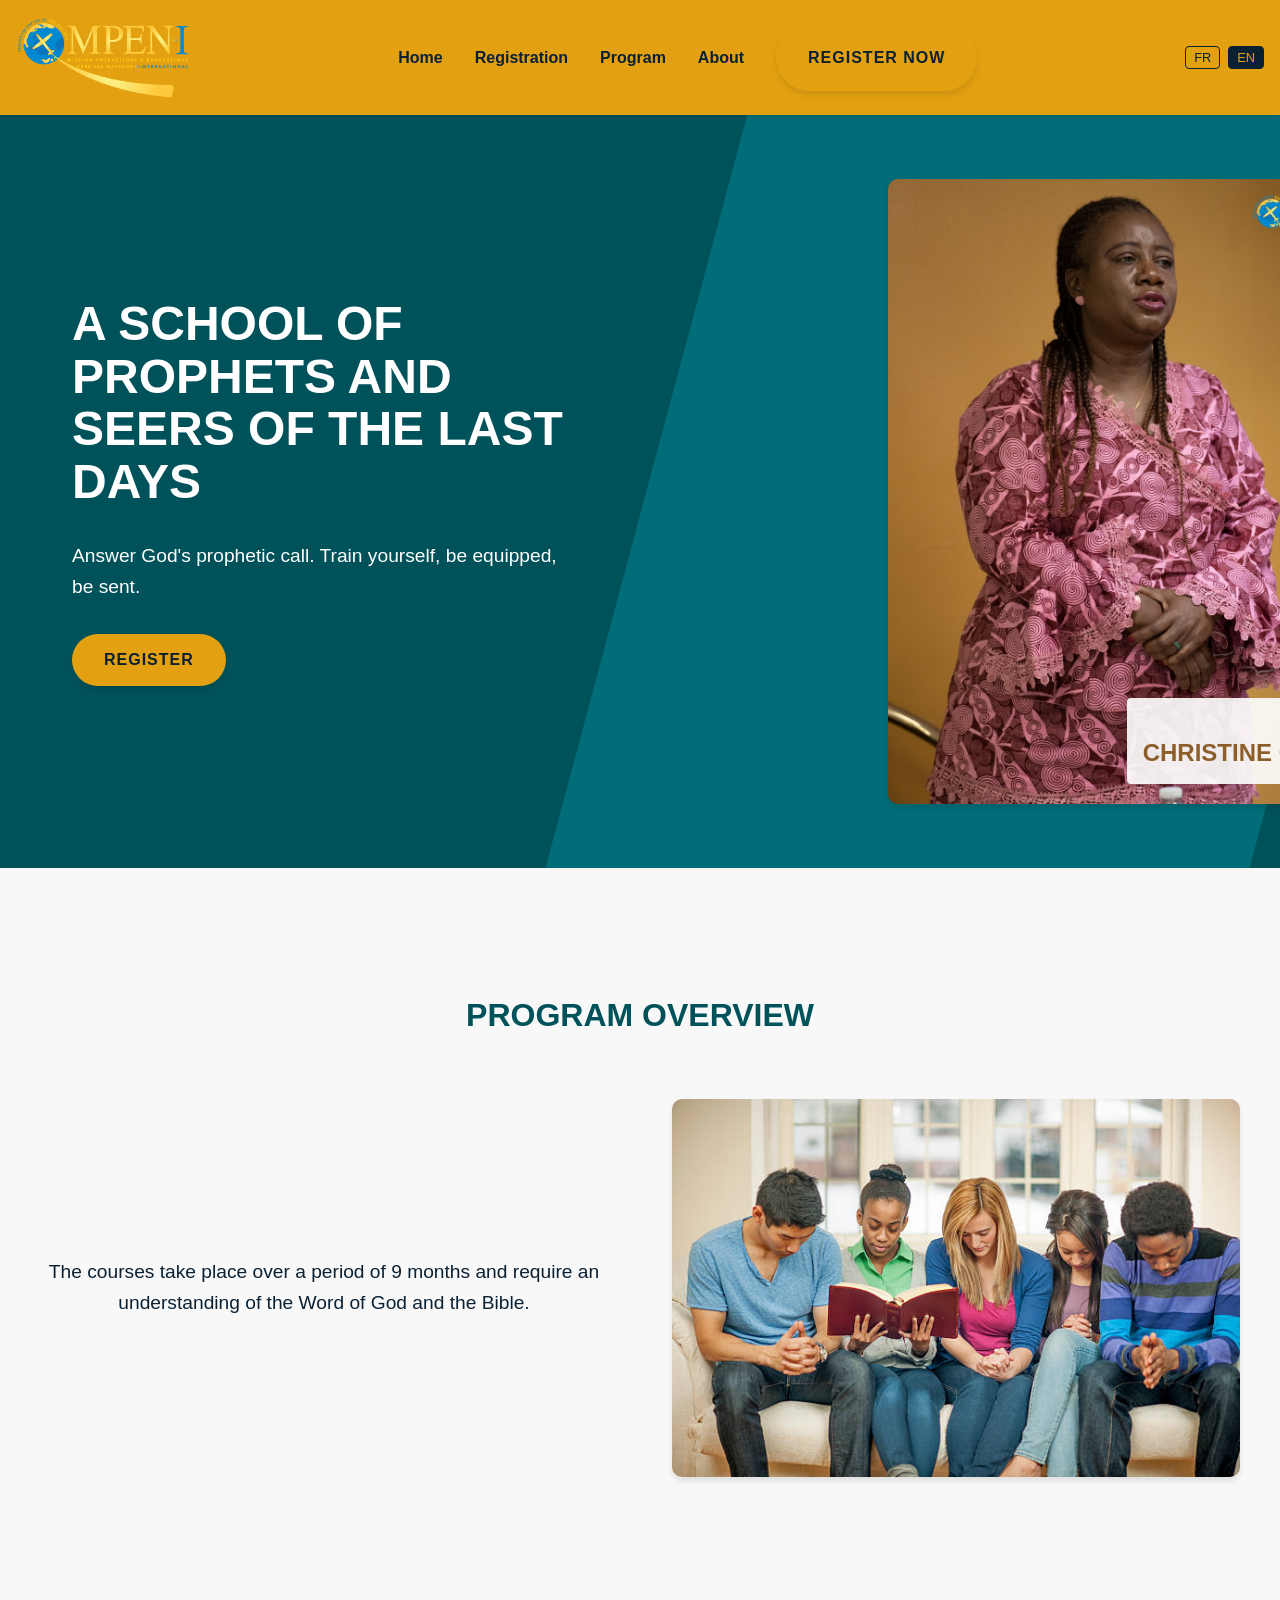
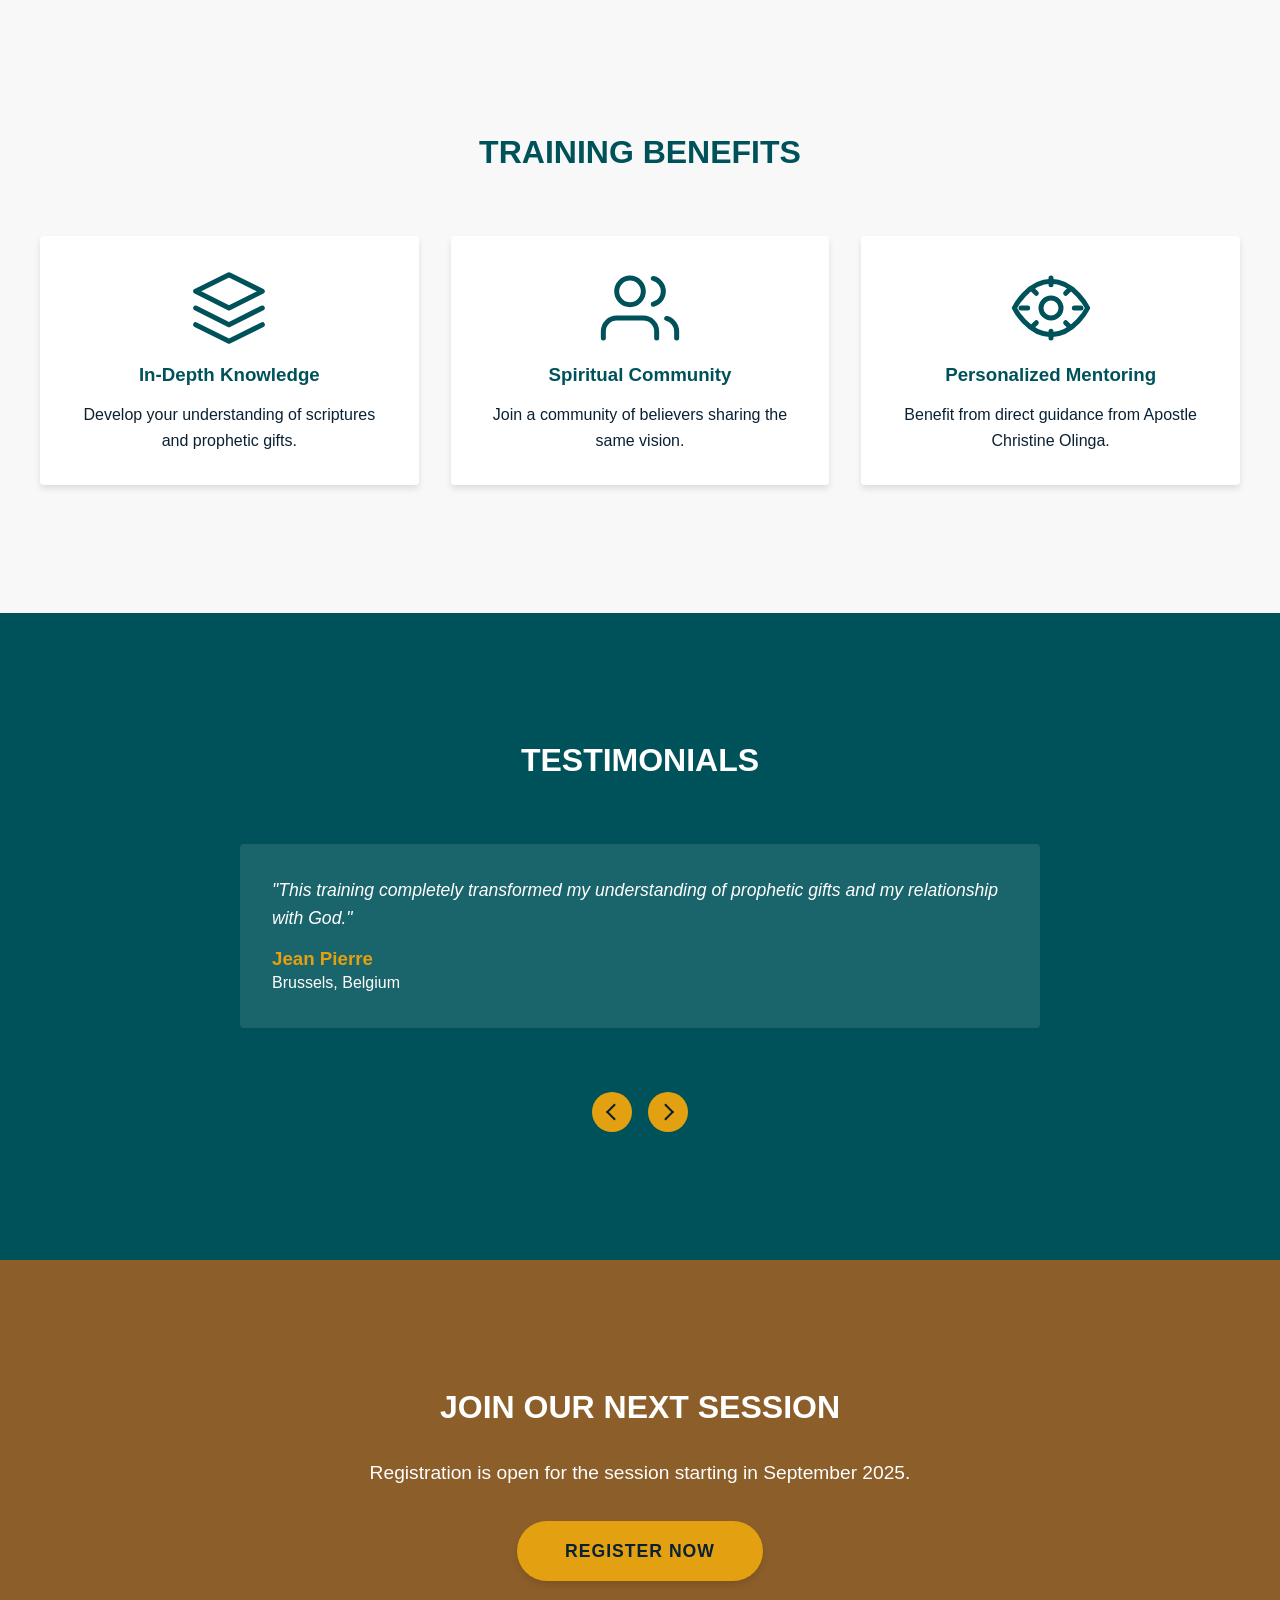
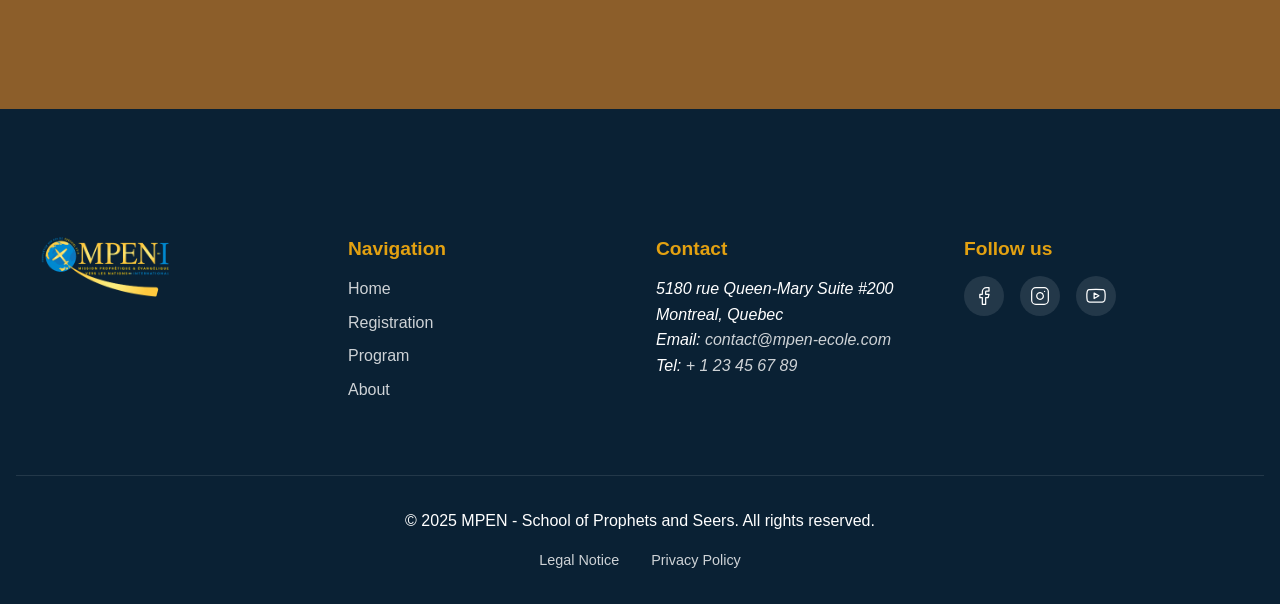
<file: index.html>
<!DOCTYPE html>
<html lang="fr">
<head>
    <meta charset="UTF-8">
    <meta name="viewport" content="width=device-width, initial-scale=1.0">
    <meta name="description" content="MPEN - Une école des prophètes et voyants des derniers temps. Formation spirituelle avec Apôtre Christine Olinga" data-translation-key="meta-description">
    <meta name="keywords" content="école prophétique, formation spirituelle, prophètes, voyants, Christine Olinga" data-translation-key="meta-keywords">
    
    <!-- Open Graph / Facebook -->
    <meta property="og:type" content="website">
    <meta property="og:url" content="https://www.mpen-ecole.com/">
    <meta property="og:title" content="MPEN - École des Prophètes et Voyants" data-translation-key="og-title">
    <meta property="og:description" content="Réponds à l'appel prophétique de Dieu. Forme-toi, sois équipe(e), sois envoyé(e)." data-translation-key="og-description">
    <meta property="og:image" content="images/mpen-og-image.jpg">

    <!-- Twitter -->
    <meta property="twitter:card" content="summary_large_image">
    <meta property="twitter:url" content="https://www.mpen-ecole.com/">
    <meta property="twitter:title" content="MPEN - École des Prophètes et Voyants" data-translation-key="twitter-title">
    <meta property="twitter:description" content="Réponds à l'appel prophétique de Dieu. Forme-toi, sois équipe(e), sois envoyé(e)." data-translation-key="twitter-description">
    <meta property="twitter:image" content="images/mpen-og-image.jpg">
    
    <!-- Content Security Policy -->
    <meta http-equiv="Content-Security-Policy" content="default-src 'self'; script-src 'self'; style-src 'self';">
    
    <title>MPEN - École des Prophètes et Voyants</title>
    <link rel="stylesheet" href="css/styles.css">
    <link rel="icon" href="images/favicon.ico" type="image/x-icon"> 
</head>
<body>
    <!-- Header Section -->
    <header class="site-header">
        <div class="logo-container">
            <a href="index.html">
                <img src="images/mpen-logo.png" alt="MPEN Logo" class="logo">
            </a>
        </div>
        <nav class="main-nav">
            <button class="mobile-menu-toggle" aria-label="Toggle menu visibility">
                <span class="bar"></span>
                <span class="bar"></span>
                <span class="bar"></span>
            </button>
            <ul class="nav-list">
                <li><a href="index.html" data-translation-key="nav-home">Accueil</a></li>
                <li><a href="inscription.html" data-translation-key="nav-registration">Inscription</a></li>
                <li><a href="programme.html" data-translation-key="nav-program">Programme</a></li>
                <li><a href="a-propos.html" data-translation-key="nav-about">À propos</a></li>
                <li class="cta-button"><a href="inscription.html" data-translation-key="nav-register-button">INSCRIVEZ VOUS</a></li>
            </ul>
        </nav>
        <div class="language-switcher">
            <button class="lang-btn active" data-language="fr">FR</button>
            <button class="lang-btn" data-language="en">EN</button>
        </div>
    </header>

    <!-- Hero Section -->
    <section class="hero">
        <div class="hero-content">
            <div class="hero-text">
                <h1 data-translation-key="hero-title">UNE ÉCOLE DES PROPHÈTES ET VOYANTS DES DERNIERS TEMPS</h1>
                <p class="hero-subtitle" data-translation-key="hero-subtitle">
                    Réponds à l'appel prophétique de Dieu. Forme-toi, sois équipe(e). sois envoyé(e).
                </p>
                <a href="inscription.html" class="cta-button" data-translation-key="hero-cta">INSCRIPTION</a>
            </div>
            <div class="hero-image">
                <img src="images/hero-image.jpg" alt="Apôtre Christine Olinga et son équipe" class="featured-image">
                <div class="apostle-info">
                    <p data-translation-key="apostle-with">Avec Apôtre</p>
                    <h2 data-translation-key="apostle-name">CHRISTINE OLINGA</h2>
                </div>
            </div>
        </div>
    </section>

    <!-- Program Overview Section -->
    <section class="program-overview">
        <h2 class="section-title" data-translation-key="program-title">APERÇU DU PROGRAMME</h2>
        <div class="program-content">
            <p class="program-description" data-translation-key="program-description">
                Les cours se déroulent sur une période de 9 mois et nécessitent une compréhension de la Parole de Dieu et de la Bible.
            </p>
            <div class="program-image">
                <img src="images/study-group2.jpg" alt="Groupe d'étudiants étudiant ensemble" class="program-img">
            </div>
        </div>
    </section>

    <!-- Benefits Section -->
    <section class="benefits">
        <h2 class="section-title" data-translation-key="benefits-title">BÉNÉFICES DE LA FORMATION</h2>
        <div class="benefits-grid">
            <div class="benefit-card">
                <div class="benefit-icon">
                    <img src="images/icons/knowledge.svg" alt="Icon représentant la connaissance" class="icon">
                </div>
                <h3 data-translation-key="benefit-1-title">Connaissance Approfondie</h3>
                <p data-translation-key="benefit-1-desc">Développez votre compréhension des écritures et des dons prophétiques.</p>
            </div>
            <div class="benefit-card">
                <div class="benefit-icon">
                    <img src="images/icons/community.svg" alt="Icon représentant la communauté" class="icon">
                </div>
                <h3 data-translation-key="benefit-2-title">Communauté Spirituelle</h3>
                <p data-translation-key="benefit-2-desc">Rejoignez une communauté de croyants partageant la même vision.</p>
            </div>
            <div class="benefit-card">
                <div class="benefit-icon">
                    <img src="images/icons/guidance.svg" alt="Icon représentant le guidage" class="icon">
                </div>
                <h3 data-translation-key="benefit-3-title">Mentorat Personnalisé</h3>
                <p data-translation-key="benefit-3-desc">Bénéficiez de l'encadrement direct de l'Apôtre Christine Olinga.</p>
            </div>
        </div>
    </section>

    <!-- Testimonials Section -->
    <section class="testimonials">
        <h2 class="section-title" data-translation-key="testimonials-title">TÉMOIGNAGES</h2>
        <div class="testimonial-slider">
            <div class="testimonial-card">
                <div class="testimonial-content">
                    <p data-translation-key="testimonial-1-text">"Cette formation a complètement transformé ma compréhension des dons prophétiques et ma relation avec Dieu."</p>
                </div>
                <div class="testimonial-author">
                    <h3 data-translation-key="testimonial-1-name">Jean Pierre</h3>
                    <p data-translation-key="testimonial-1-location">Bruxelles, Belgique</p>
                </div>
            </div>
            <div class="testimonial-card">
                <div class="testimonial-content">
                    <p data-translation-key="testimonial-2-text">"J'ai découvert ma vocation grâce à l'enseignement et au mentorat reçus à MPEN."</p>
                </div>
                <div class="testimonial-author">
                    <h3 data-translation-key="testimonial-2-name">Marie Claire</h3>
                    <p data-translation-key="testimonial-2-location">Paris, France</p>
                </div>
            </div>
        </div>
        <div class="testimonial-controls">
            <button class="prev-button" aria-label="Témoignage précédent"></button>
            <button class="next-button" aria-label="Témoignage suivant"></button>
        </div>
    </section>

    <!-- Call to Action Section -->
    <section class="cta-section">
        <div class="cta-content">
            <h2 data-translation-key="cta-title">REJOIGNEZ NOTRE PROCHAINE SESSION</h2>
            <p data-translation-key="cta-text">Les inscriptions sont ouvertes pour la session débutant en septembre 2025.</p>
            <a href="inscription.html" class="cta-button large" data-translation-key="cta-button">INSCRIVEZ-VOUS MAINTENANT</a>
        </div>
    </section>

    <!-- Footer -->
    <footer class="site-footer">
        <div class="footer-content">
            <div class="footer-logo">
                <img src="images/mpen-logo.png" alt="MPEN Logo" class="footer-logo-img">
            </div>
            <div class="footer-links">
                <h3 data-translation-key="footer-nav-title">Navigation</h3>
                <ul>
                    <li><a href="index.html" data-translation-key="footer-home">Accueil</a></li>
                    <li><a href="inscription.html" data-translation-key="footer-registration">Inscription</a></li>
                    <li><a href="programme.html" data-translation-key="footer-program">Programme</a></li>
                    <li><a href="a-propos.html" data-translation-key="footer-about">À propos</a></li>
                </ul>
            </div>
            <div class="footer-contact">
                <h3 data-translation-key="footer-contact-title">Contact</h3>
                <address>
                    <p data-translation-key="footer-address">5180 rue Queen-Mary Suite #200 Montreal, Quebec</p>
                    <p>Email: <a href="mailto:contact@mpen-ecole.com">contact@mpen-ecole.com</a></p>
                    <p>Tel: <a href="tel:+33123456789">+ 1 23 45 67 89</a></p>
                </address>
            </div>
            <div class="footer-social">
                <h3 data-translation-key="footer-social-title">Suivez-nous</h3>
                <div class="social-icons">
                    <a href="https://facebook.com/mpen" aria-label="Facebook" class="social-icon">
                        <img src="images/icons/facebook.svg" alt="Facebook icon">
                    </a>
                    <a href="https://instagram.com/mpen" aria-label="Instagram" class="social-icon">
                        <img src="images/icons/instagram.svg" alt="Instagram icon">
                    </a>
                    <a href="https://youtube.com/mpen" aria-label="YouTube" class="social-icon">
                        <img src="images/icons/youtube.svg" alt="YouTube icon">
                    </a>
                </div>
            </div>
        </div>
        <div class="footer-bottom">
            <p data-translation-key="footer-copyright">&copy; 2025 MPEN - École des Prophètes et Voyants. Tous droits réservés.</p>
            <div class="footer-legal">
                <a href="mentions-legales.html" data-translation-key="footer-legal">Mentions légales</a>
                <a href="politique-confidentialite.html" data-translation-key="footer-privacy">Politique de confidentialité</a>
            </div>
        </div>
    </footer>

    <!-- Scripts -->
    <script src="js/navigation.js"></script>
    <script src="js/translations.js"></script>
    <script src="js/testimonials.js"></script>
</body>
</html>
</file>
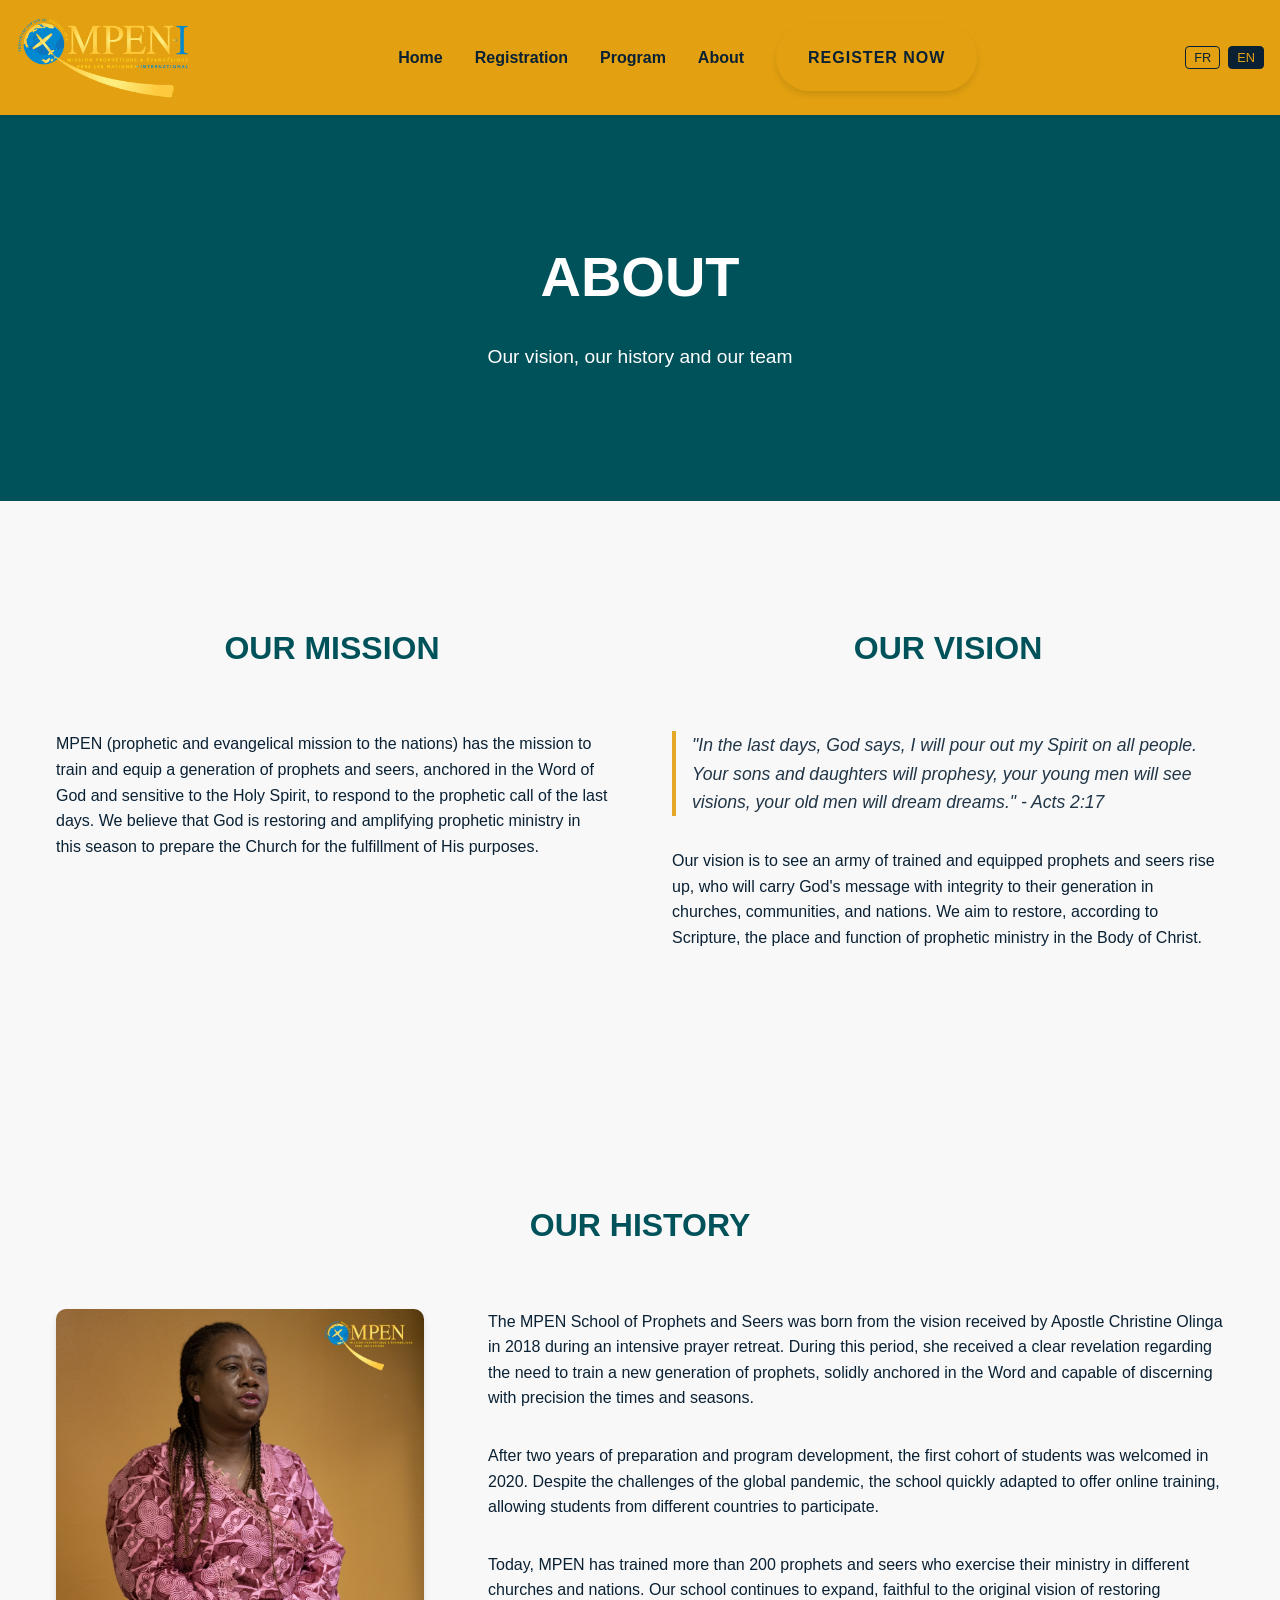
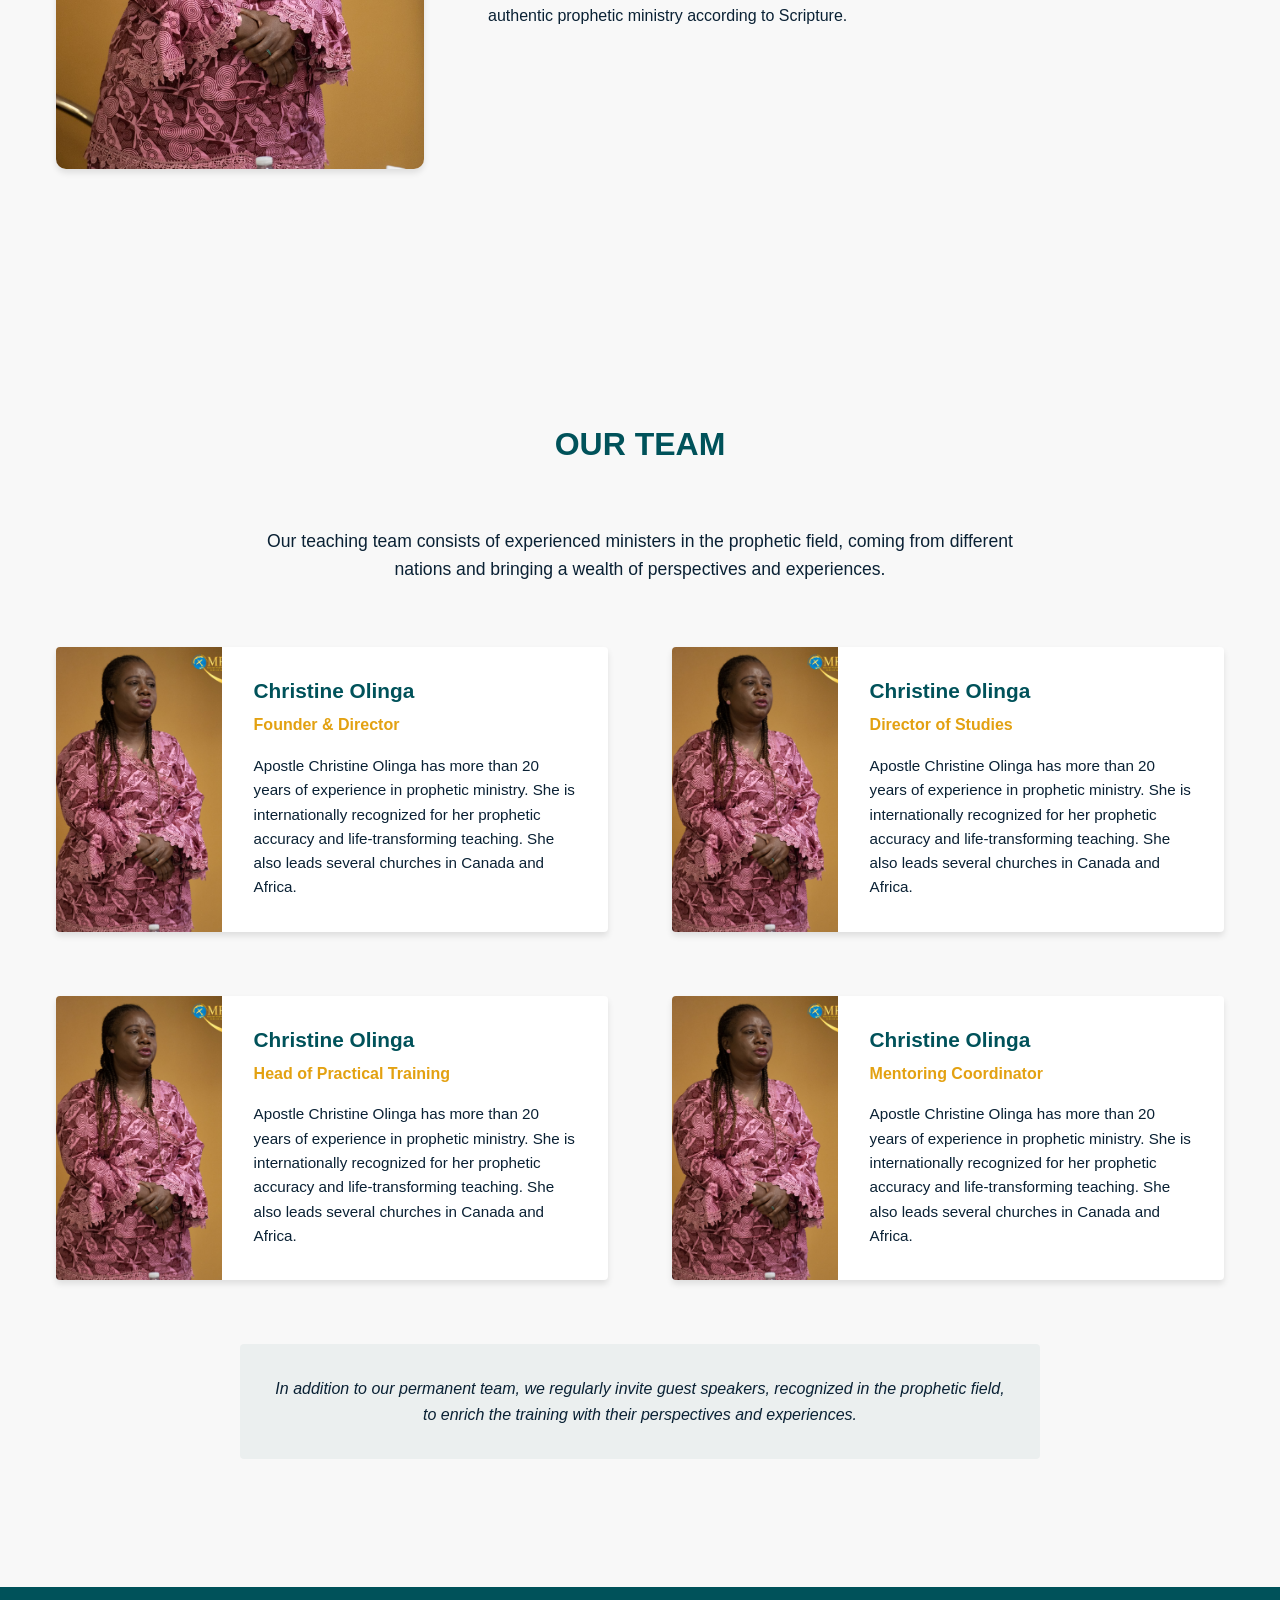
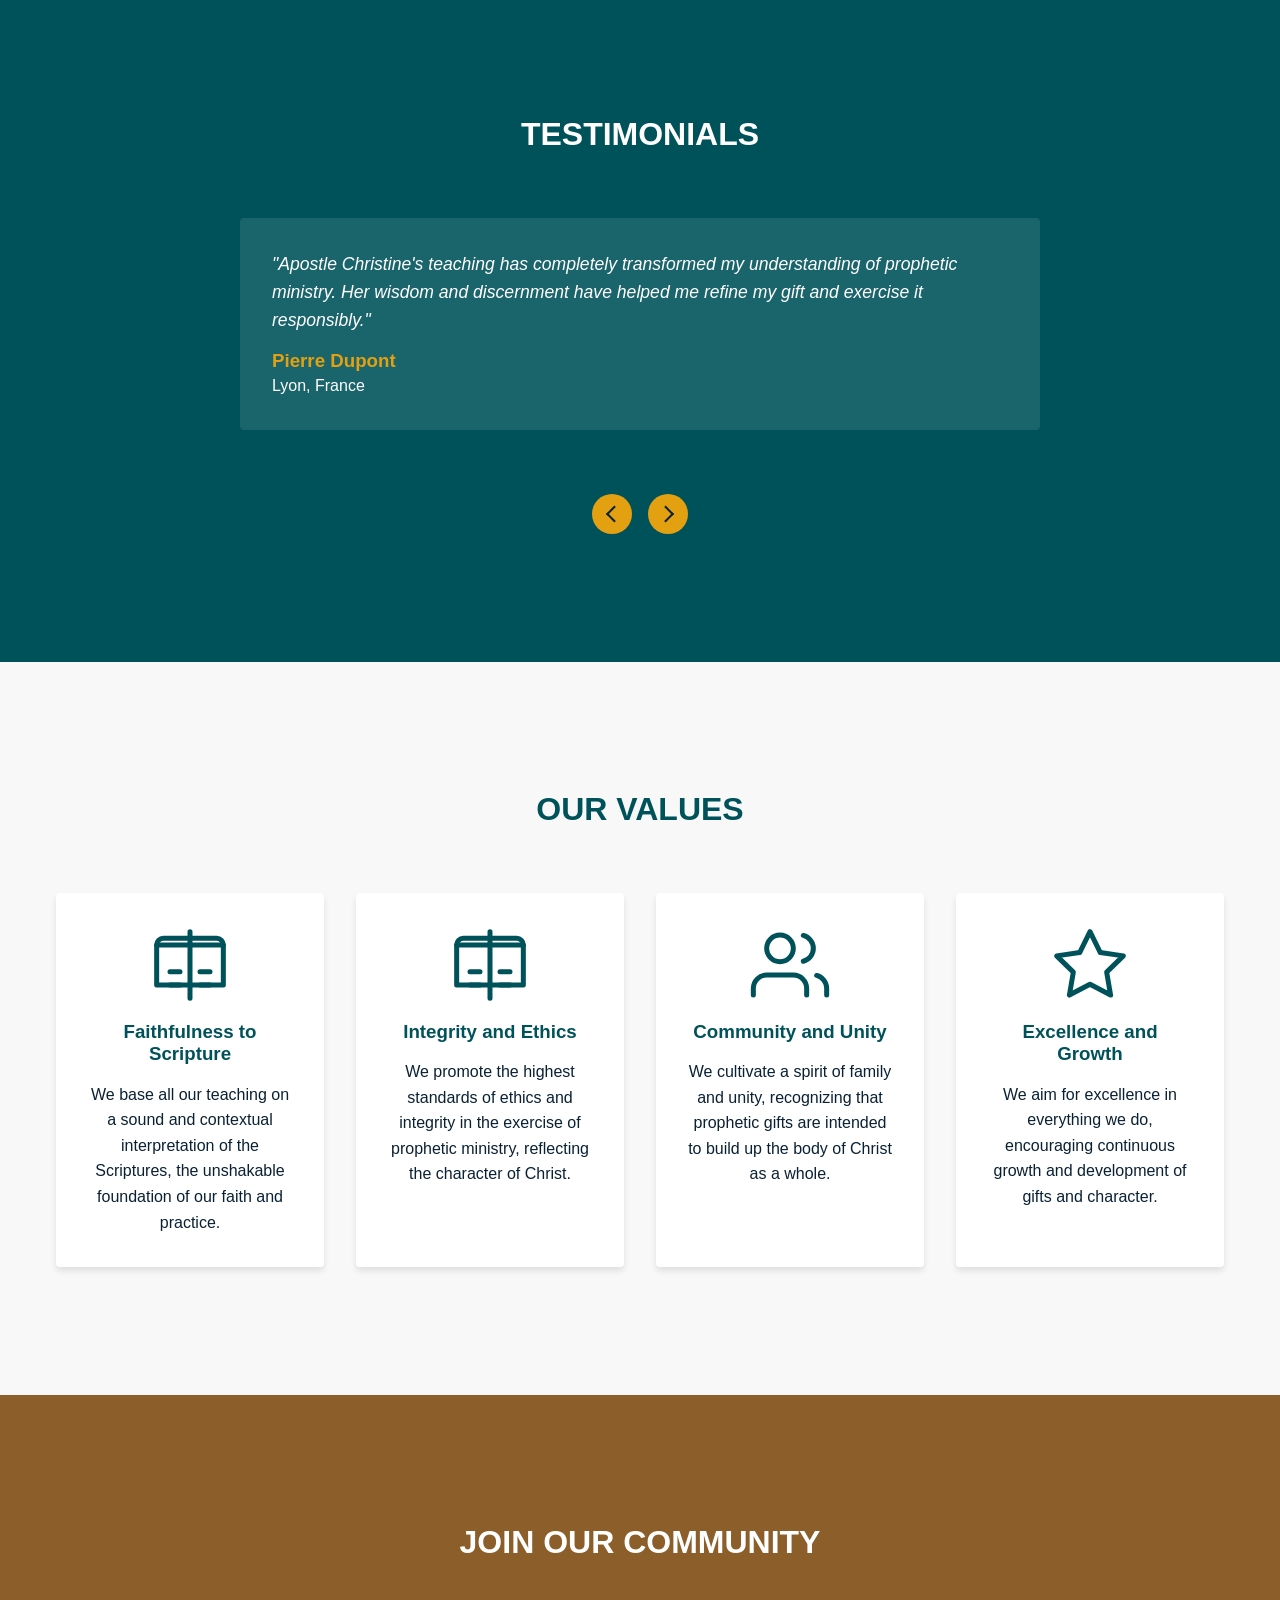
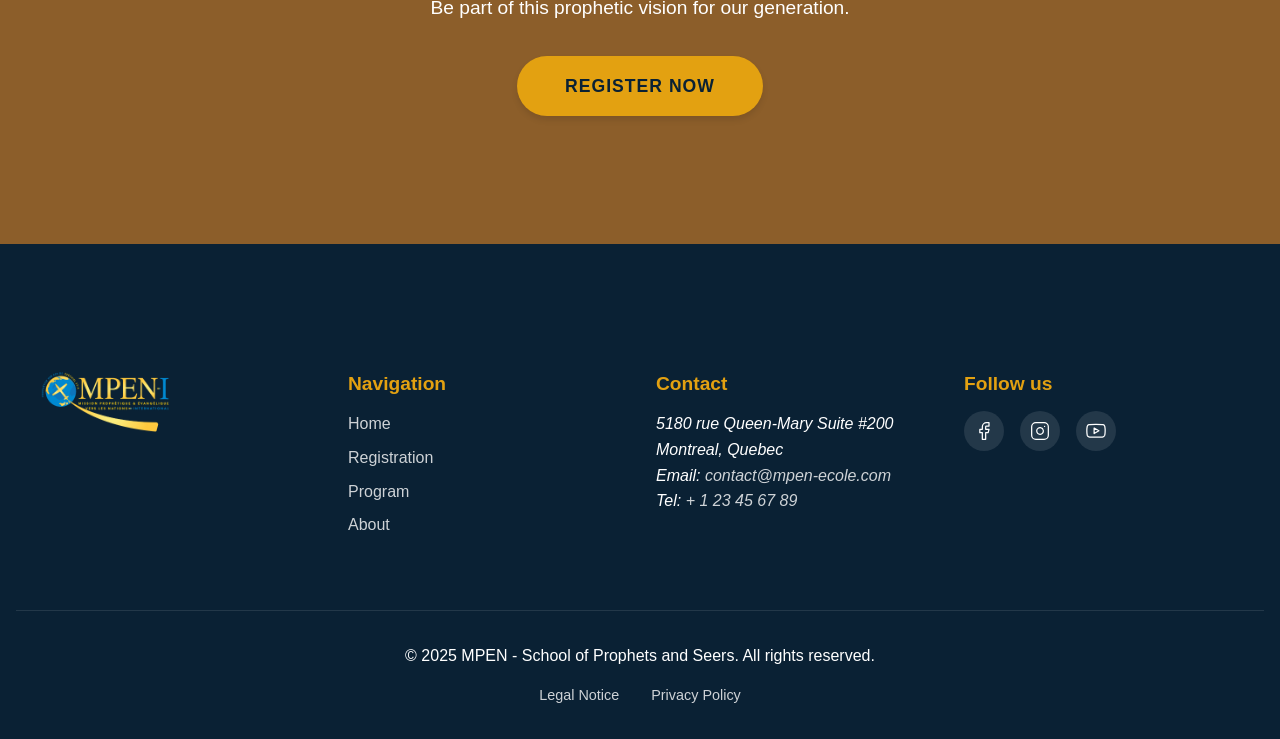
<file: a-propos.html>
<!DOCTYPE html>
<html lang="fr">
<head>
    <meta charset="UTF-8">
    <meta name="viewport" content="width=device-width, initial-scale=1.0">
    <meta name="description" content="Découvrez l'histoire et la vision de l'école MPEN des prophètes et voyants fondée par l'Apôtre Christine Olinga" data-translation-key="meta-description-about">
    <meta name="keywords" content="à propos, MPEN, Christine Olinga, vision prophétique, école des prophètes" data-translation-key="meta-keywords-about">
    
    <!-- Open Graph / Facebook -->
    <meta property="og:type" content="website">
    <meta property="og:url" content="https://www.mpen-ecole.com/a-propos.html">
    <meta property="og:title" content="À Propos - MPEN École des Prophètes et Voyants" data-translation-key="og-title-about">
    <meta property="og:description" content="Notre vision, notre histoire et notre équipe d'enseignants" data-translation-key="og-description-about">
    <meta property="og:image" content="images/mpen-og-image.jpg">

    <!-- Twitter -->
    <meta property="twitter:card" content="summary_large_image">
    <meta property="twitter:url" content="https://www.mpen-ecole.com/a-propos.html">
    <meta property="twitter:title" content="À Propos - MPEN École des Prophètes et Voyants" data-translation-key="twitter-title-about">
    <meta property="twitter:description" content="Notre vision, notre histoire et notre équipe d'enseignants" data-translation-key="twitter-description-about">
    <meta property="twitter:image" content="images/mpen-og-image.jpg">
    
    <!-- Content Security Policy -->
    <meta http-equiv="Content-Security-Policy" content="default-src 'self'; script-src 'self'; style-src 'self';">
    
    <title>À Propos - MPEN École des Prophètes et Voyants</title>
    <link rel="stylesheet" href="css/styles.css">
    <link rel="stylesheet" href="css/about.css">
    <link rel="icon" href="images/favicon.ico" type="image/x-icon">
</head>
<body>
    <!-- Header Section -->
    <header class="site-header">
        <div class="logo-container">
            <a href="index.html">
                <img src="images/mpen-logo.png" alt="MPEN Logo" class="logo">
            </a>
        </div>
        <nav class="main-nav">
            <button class="mobile-menu-toggle" aria-label="Toggle menu visibility">
                <span class="bar"></span>
                <span class="bar"></span>
                <span class="bar"></span>
            </button>
            <ul class="nav-list">
                <li><a href="index.html" data-translation-key="nav-home">Accueil</a></li>
                <li><a href="inscription.html" data-translation-key="nav-registration">Inscription</a></li>
                <li><a href="programme.html" data-translation-key="nav-program">Programme</a></li>
                <li class="active"><a href="a-propos.html" data-translation-key="nav-about">À propos</a></li>
                <li class="cta-button"><a href="inscription.html" data-translation-key="nav-register-button">INSCRIVEZ VOUS</a></li>
            </ul>
        </nav>
        <div class="language-switcher">
            <button class="lang-btn active" data-language="fr">FR</button>
            <button class="lang-btn" data-language="en">EN</button>
        </div>
    </header>

    <!-- Page Banner -->
    <section class="page-banner">
        <div class="banner-content">
            <h1 data-translation-key="about-title">À PROPOS</h1>
            <p data-translation-key="about-subtitle">Notre vision, notre histoire et notre équipe</p>
        </div>
    </section>

    <!-- Mission & Vision Section -->
    <section class="mission-vision">
        <div class="container">
            <div class="mission-content">
                <div class="mission-text">
                    <h2 class="section-title" data-translation-key="mission-title">NOTRE MISSION</h2>
                    <p data-translation-key="mission-text">
                        MPEN (Ministère Prophétique des Enfants de Nehemie) a pour mission de former et d'équiper
                        une génération de prophètes et voyants, ancrés dans la Parole de Dieu et sensibles à l'Esprit Saint,
                        pour répondre à l'appel prophétique des derniers temps. Nous croyons que Dieu restaure et amplifie
                        le ministère prophétique dans cette saison pour préparer l'Église à l'accomplissement de ses desseins.
                    </p>
                </div>
                <div class="vision-text">
                    <h2 class="section-title" data-translation-key="vision-title">NOTRE VISION</h2>
                    <blockquote class="vision-quote" data-translation-key="vision-quote">
                        "Et dans les derniers jours, dit Dieu, je répandrai de mon Esprit sur toute chair;
                        vos fils et vos filles prophétiseront, vos jeunes gens auront des visions,
                        et vos vieillards auront des songes." - Actes 2:17
                    </blockquote>
                    <p data-translation-key="vision-text">
                        Notre vision est de voir se lever une armée de prophètes et voyants, formés et équipés,
                        qui porteront avec intégrité le message de Dieu à leur génération dans les églises,
                        les communautés et les nations. Nous visons à restaurer, selon les Écritures, la place
                        et la fonction du ministère prophétique dans le Corps de Christ.
                    </p>
                </div>
            </div>
        </div>
    </section>

    <!-- Notre Histoire Section -->
    <section class="history-section">
        <div class="container">
            <h2 class="section-title" data-translation-key="history-title">NOTRE HISTOIRE</h2>
            <div class="history-content">
                <div class="history-image">
                    <img src="images/hero-image.jpg" alt="Apôtre Christine Olinga, fondatrice de MPEN" class="founder-img"> 
                </div>
                <div class="history-text">
                    <p data-translation-key="history-text-1">
                        L'École des Prophètes et Voyants MPEN est née de la vision reçue par l'Apôtre Christine Olinga en 2018
                        lors d'une retraite de prière intensive. Durant cette période, elle reçut une révélation claire concernant
                        la nécessité de former une nouvelle génération de prophètes, solidement ancrés dans la Parole et capables
                        de discerner avec précision les temps et les saisons.
                    </p>
                    <p data-translation-key="history-text-2">
                        Après deux années de préparation et de développement du programme, la première cohorte d'étudiants
                        a été accueillie en 2020. Malgré les défis de la pandémie mondiale, l'école s'est rapidement adaptée
                        pour proposer une formation en ligne, permettant ainsi à des étudiants de différents pays de participer.
                    </p>
                    <p data-translation-key="history-text-3">
                        Aujourd'hui, MPEN a formé plus de 200 prophètes et voyants qui exercent leur ministère dans
                        différentes églises et nations. Notre école continue de s'étendre, fidèle à la vision originale
                        de restaurer le ministère prophétique authentique selon les Écritures.
                    </p>
                </div>
            </div>
        </div>
    </section>

    <!-- Notre Équipe Section -->
    <section class="team-section">
        <div class="container">
            <h2 class="section-title" data-translation-key="team-title">NOTRE ÉQUIPE</h2>
            <div class="team-intro" data-translation-key="team-intro">
                Notre équipe d'enseignants est composée de ministres expérimentés dans le domaine prophétique,
                venant de différentes nations et apportant une richesse de perspectives et d'expériences.
            </div>
            
            <div class="team-grid">
                <!-- Team Member 1 (Founder) -->
                <div class="team-card">
                    <div class="team-image">
                        <img src="images/hero-image.jpg" alt="Photo de l'Apôtre Christine Olinga" class="team-img">
                    </div>
                    <div class="team-info">
                        <h3 class="team-name">Christine Olinga</h3>
                        <p class="team-role" data-translation-key="team-role-1">Fondatrice & Directrice</p>
                        <p class="team-bio" data-translation-key="team-bio-1">
                            Apôtre Christine Olinga a plus de 20 ans d'expérience dans le ministère prophétique.
                            Elle est reconnue internationalement pour sa précision prophétique et son enseignement
                            qui transforme des vies. Elle dirige également plusieurs églises au Canada et en Afrique.
                        </p>
                    </div>
                </div>
                
                <!-- Team Member 2 -->
                <div class="team-card">
                    <div class="team-image">
                        <img src="images/hero-image.jpg" alt="Photo de Pasteur David Morin" class="team-img">
                    </div>
                    <div class="team-info">
                        <h3 class="team-name">Christine Olinga</h3>
                        <p class="team-role" data-translation-key="team-role-2">Directeur des Études</p>
                        <p class="team-bio" data-translation-key="team-bio-2">
                            Apôtre Christine Olinga a plus de 20 ans d'expérience dans le ministère prophétique.
                            Elle est reconnue internationalement pour sa précision prophétique et son enseignement
                            qui transforme des vies. Elle dirige également plusieurs églises au Canada et en Afrique.
                        </p>
                    </div>
                </div>
                
                <!-- Team Member 3 -->
                <div class="team-card">
                    <div class="team-image">
                        <img src="images/hero-image.jpg" alt="Photo de Prophétesse Marie Durand" class="team-img">
                    </div>
                    <div class="team-info">
                        <h3 class="team-name">Christine Olinga</h3>
                        <p class="team-role" data-translation-key="team-role-3">Responsable de la Formation Pratique</p>
                        <p class="team-bio" data-translation-key="team-bio-3">
                            Apôtre Christine Olinga a plus de 20 ans d'expérience dans le ministère prophétique.
                            Elle est reconnue internationalement pour sa précision prophétique et son enseignement
                            qui transforme des vies. Elle dirige également plusieurs églises au Canada et en Afrique.
                        </p>
                    </div>
                </div>
                
                <!-- Team Member 4 -->
                <div class="team-card">
                    <div class="team-image">
                        <img src="images/hero-image.jpg" alt="Photo de Prophète Emmanuel Kabongo" class="team-img">
                    </div>
                    <div class="team-info">
                        <h3 class="team-name">Christine Olinga</h3>
                        <p class="team-role" data-translation-key="team-role-4">Responsable du Mentorat</p>
                        <p class="team-bio" data-translation-key="team-bio-4">
                            Apôtre Christine Olinga a plus de 20 ans d'expérience dans le ministère prophétique.
                            Elle est reconnue internationalement pour sa précision prophétique et son enseignement
                            qui transforme des vies. Elle dirige également plusieurs églises au Canada et en Afrique.
                        </p>
                    </div>
                </div>
            </div>
            
            <div class="team-note" data-translation-key="team-note">
                En plus de notre équipe permanente, nous invitons régulièrement des intervenants invités,
                reconnus dans le domaine prophétique, pour enrichir la formation avec leurs perspectives et expériences.
            </div>
        </div>
    </section>

    <!-- Testimonials Section -->
    <section class="testimonials about-testimonials">
        <h2 class="section-title" data-translation-key="testimonials-title">TÉMOIGNAGES</h2>
        <div class="testimonial-slider">
            <div class="testimonial-card">
                <div class="testimonial-content">
                    <p data-translation-key="about-testimonial-1-text">
                        "L'enseignement de l'Apôtre Christine a complètement transformé ma compréhension du ministère prophétique.
                        Sa sagesse et son discernement m'ont aidé à affiner mon don et à l'exercer avec responsabilité."
                    </p>
                </div>
                <div class="testimonial-author">
                    <h3 data-translation-key="about-testimonial-1-name">Pierre Dupont</h3>
                    <p data-translation-key="about-testimonial-1-location">Lyon, France</p>
                </div>
            </div>
            <div class="testimonial-card">
                <div class="testimonial-content">
                    <p data-translation-key="about-testimonial-2-text">
                        "Ce qui distingue MPEN, c'est l'équilibre parfait entre l'enseignement théorique et la pratique.
                        L'encadrement personnalisé m'a permis de surmonter mes craintes et d'embrasser pleinement mon appel."
                    </p>
                </div>
                <div class="testimonial-author">
                    <h3 data-translation-key="about-testimonial-2-name">Sarah Mbeki</h3>
                    <p data-translation-key="about-testimonial-2-location">Kinshasa, RDC</p>
                </div>
            </div>
            <div class="testimonial-card">
                <div class="testimonial-content">
                    <p data-translation-key="about-testimonial-3-text">
                        "Même en suivant la formation à distance depuis le Canada, j'ai ressenti un véritable accompagnement.
                        Les retours personnalisés et le mentorat régulier ont fait toute la différence dans mon parcours."
                    </p>
                </div>
                <div class="testimonial-author">
                    <h3 data-translation-key="about-testimonial-3-name">Michel Tremblay</h3>
                    <p data-translation-key="about-testimonial-3-location">Montréal, Canada</p>
                </div>
            </div>
        </div>
        <div class="testimonial-controls">
            <button class="prev-button" aria-label="Témoignage précédent"></button>
            <button class="next-button" aria-label="Témoignage suivant"></button>
        </div>
    </section>

    <!-- Valeurs Section -->
    <section class="values-section">
        <div class="container">
            <h2 class="section-title" data-translation-key="values-title">NOS VALEURS</h2>
            <div class="values-grid">
                <div class="value-card">
                    <div class="value-icon">
                        <img src="images/icons/bible.svg" alt="Icône représentant la Bible" class="value-img">
                    </div>
                    <h3 data-translation-key="value-1-title">Fidélité aux Écritures</h3>
                    <p data-translation-key="value-1-desc">
                        Nous basons tout notre enseignement sur une interprétation saine et contextuelle des Écritures,
                        le fondement inébranlable de notre foi et de notre pratique.
                    </p>
                </div>
                <div class="value-card">
                    <div class="value-icon">
                        <img src="images/icons/integrity.svg" alt="Icône représentant l'intégrité" class="value-img">
                    </div>
                    <h3 data-translation-key="value-2-title">Intégrité et Éthique</h3>
                    <p data-translation-key="value-2-desc">
                        Nous promouvons les plus hauts standards d'éthique et d'intégrité dans l'exercice
                        du ministère prophétique, reflétant le caractère du Christ.
                    </p>
                </div>
                <div class="value-card">
                    <div class="value-icon">
                        <img src="images/icons/community.svg" alt="Icône représentant la communauté" class="value-img">
                    </div>
                    <h3 data-translation-key="value-3-title">Communauté et Unité</h3>
                    <p data-translation-key="value-3-desc">
                        Nous cultivons un esprit de famille et d'unité, reconnaissant que les dons prophétiques
                        sont destinés à édifier le corps de Christ dans son ensemble.
                    </p>
                </div>
                <div class="value-card">
                    <div class="value-icon">
                        <img src="images/icons/excellence.svg" alt="Icône représentant l'excellence" class="value-img">
                    </div>
                    <h3 data-translation-key="value-4-title">Excellence et Croissance</h3>
                    <p data-translation-key="value-4-desc">
                        Nous visons l'excellence dans tout ce que nous faisons, encourageant une croissance
                        et un développement continus des dons et du caractère.
                    </p>
                </div>
            </div>
        </div>
    </section>

    <!-- Call to Action Section -->
    <section class="cta-section">
        <div class="cta-content">
            <h2 data-translation-key="cta-about-title">REJOIGNEZ NOTRE COMMUNAUTÉ</h2>
            <p data-translation-key="cta-about-text">Faites partie de cette vision prophétique pour notre génération.</p>
            <a href="inscription.html" class="cta-button large" data-translation-key="cta-button">INSCRIVEZ-VOUS MAINTENANT</a>
        </div>
    </section>

    <!-- Footer -->
    <footer class="site-footer">
        <div class="footer-content">
            <div class="footer-logo">
                <img src="images/mpen-logo.png" alt="MPEN Logo" class="footer-logo-img">
            </div>
            <div class="footer-links">
                <h3 data-translation-key="footer-nav-title">Navigation</h3>
                <ul>
                    <li><a href="index.html" data-translation-key="footer-home">Accueil</a></li>
                    <li><a href="inscription.html" data-translation-key="footer-registration">Inscription</a></li>
                    <li><a href="programme.html" data-translation-key="footer-program">Programme</a></li>
                    <li><a href="a-propos.html" data-translation-key="footer-about">À propos</a></li>
                </ul>
            </div>
            <div class="footer-contact">
                <h3 data-translation-key="footer-contact-title">Contact</h3>
                <address>
                    <p data-translation-key="footer-address">5180 rue Queen-Mary Suite #200 Montreal, Quebec</p>
                    <p>Email: <a href="mailto:contact@mpen-ecole.com">contact@mpen-ecole.com</a></p>
                    <p>Tel: <a href="tel:+123456789">+ 1 23 45 67 89</a></p>
                </address>
            </div>
            <div class="footer-social">
                <h3 data-translation-key="footer-social-title">Suivez-nous</h3>
                <div class="social-icons">
                    <a href="https://facebook.com/mpen" aria-label="Facebook" class="social-icon">
                        <img src="images/icons/facebook.svg" alt="Facebook icon">
                    </a>
                    <a href="https://instagram.com/mpen" aria-label="Instagram" class="social-icon">
                        <img src="images/icons/instagram.svg" alt="Instagram icon">
                    </a>
                    <a href="https://youtube.com/mpen" aria-label="YouTube" class="social-icon">
                        <img src="images/icons/youtube.svg" alt="YouTube icon">
                    </a>
                </div>
            </div>
        </div>
        <div class="footer-bottom">
            <p data-translation-key="footer-copyright">&copy; 2025 MPEN - École des Prophètes et Voyants. Tous droits réservés.</p>
            <div class="footer-legal">
                <a href="mentions-legales.html" data-translation-key="footer-legal">Mentions légales</a>
                <a href="politique-confidentialite.html" data-translation-key="footer-privacy">Politique de confidentialité</a>
            </div>
        </div>
    </footer>

    <!-- Scripts -->
    <script src="js/navigation.js"></script>
    <script src="js/translations.js"></script>
    <script src="js/testimonials.js"></script>
</body>
</html>
</file>
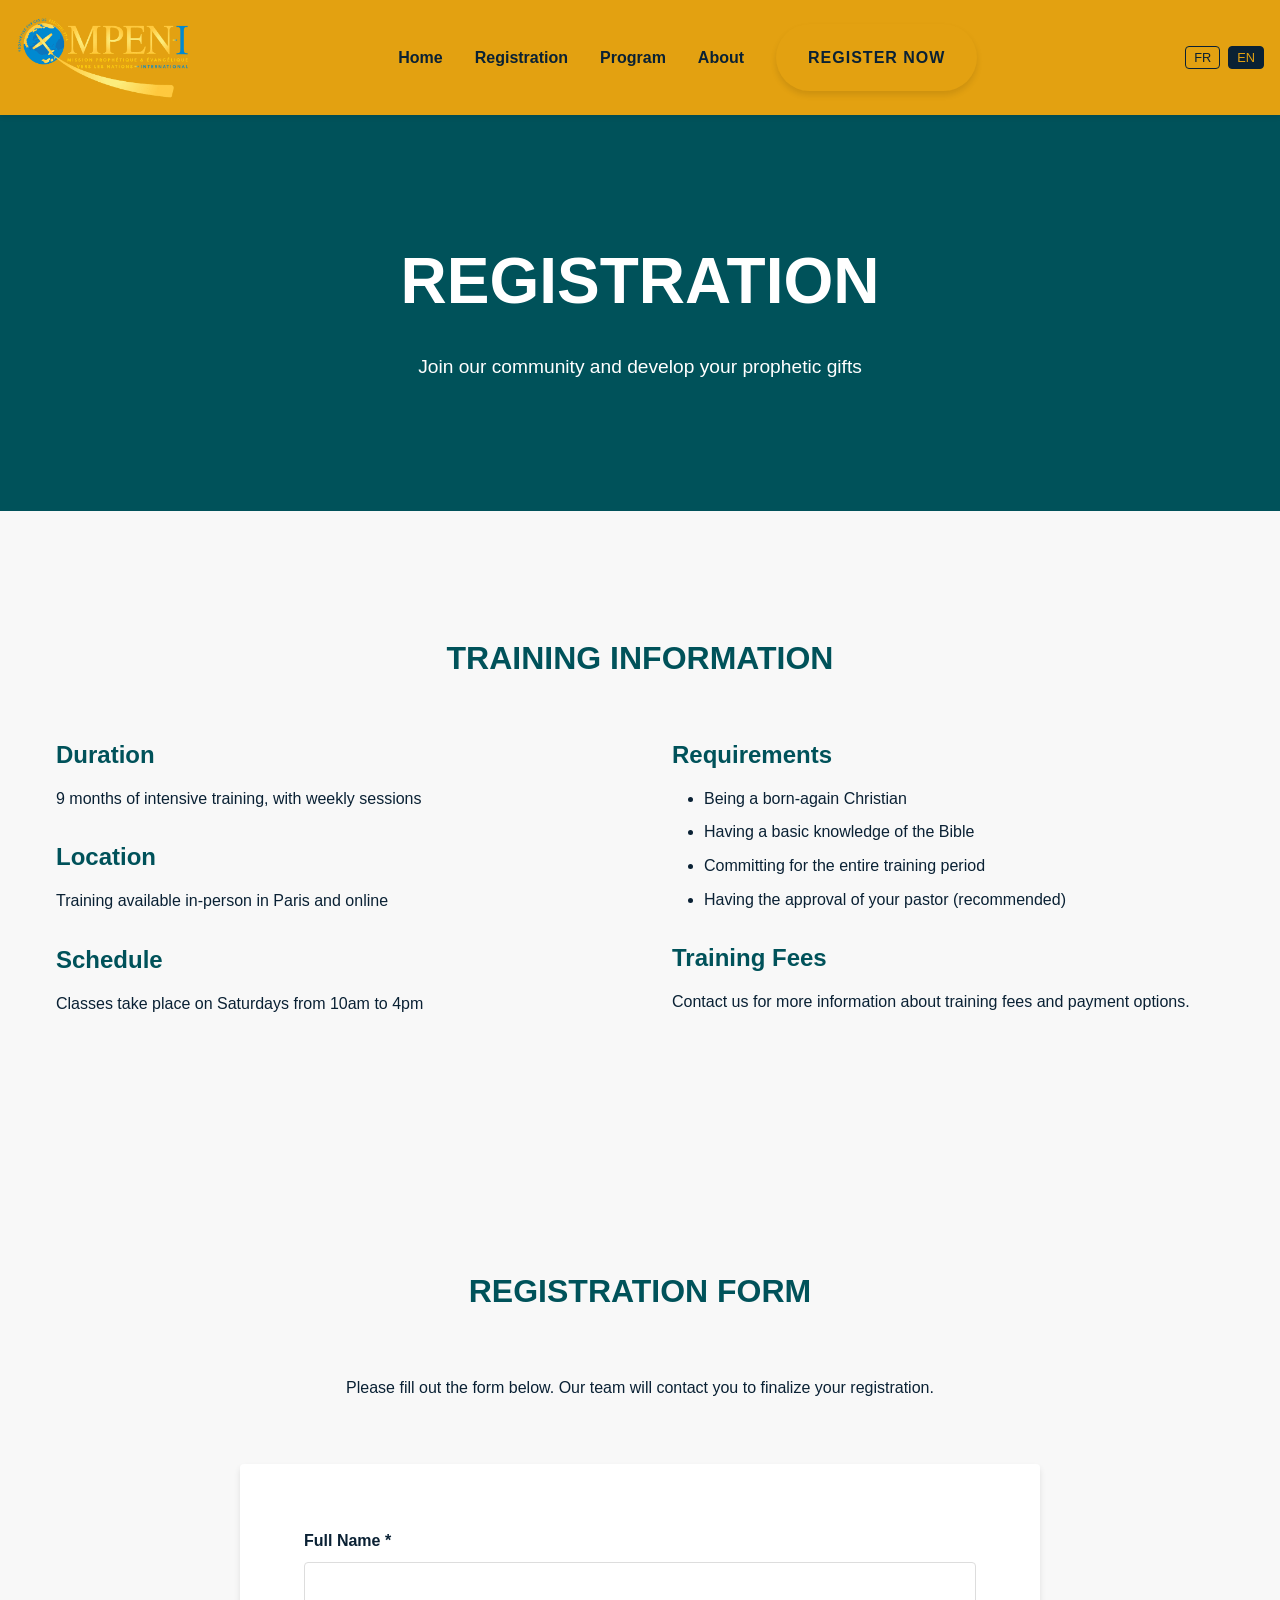
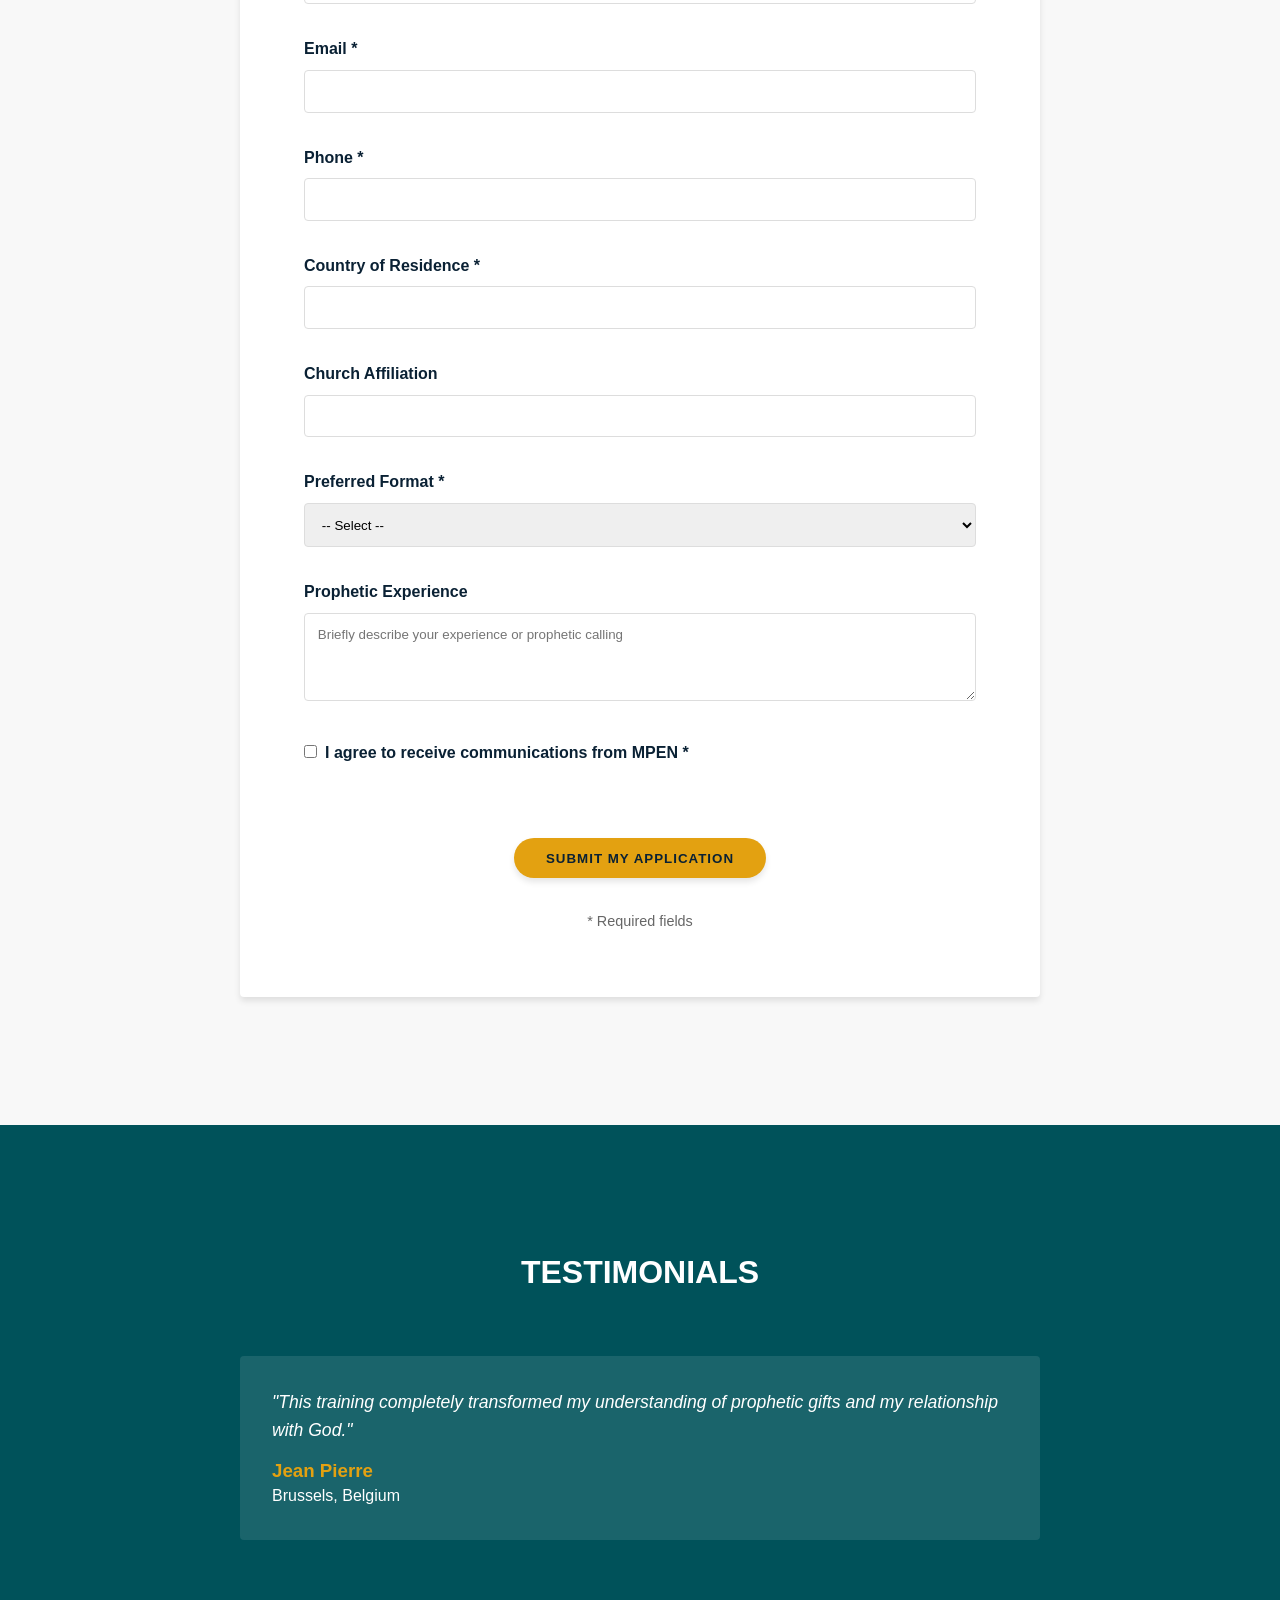
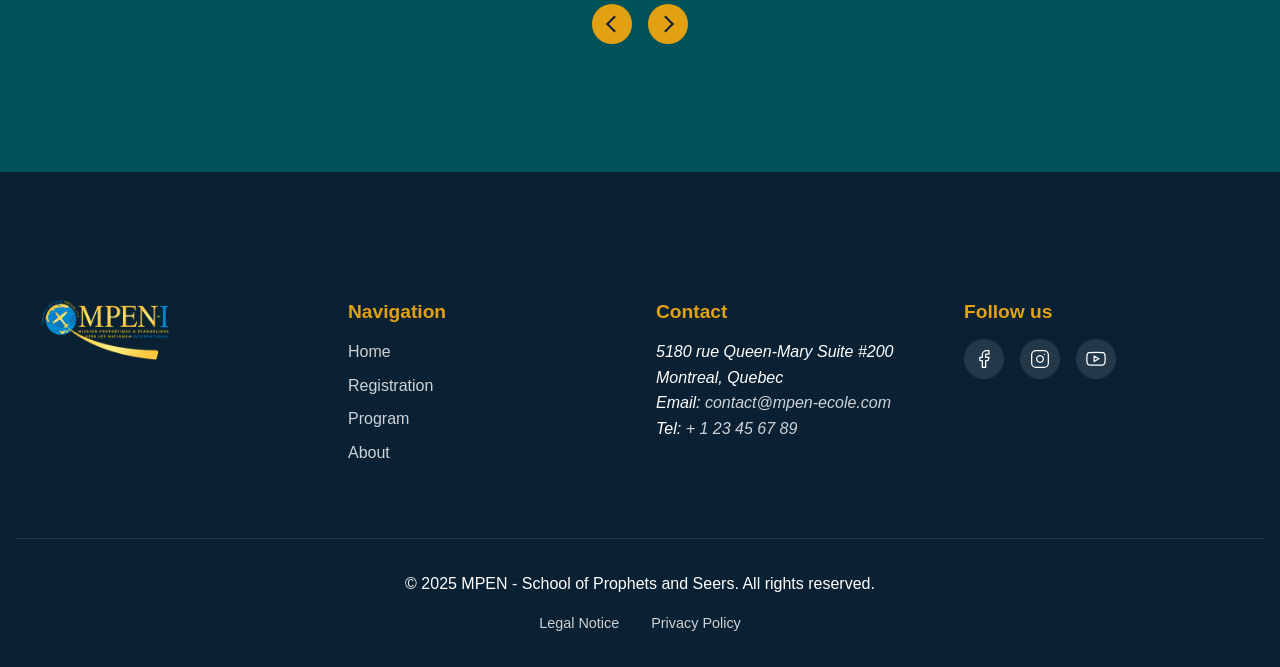
<file: inscription.html>
<!DOCTYPE html>
<html lang="fr">
<head>
    <meta charset="UTF-8">
    <meta name="viewport" content="width=device-width, initial-scale=1.0">
    <meta name="description" content="Inscrivez-vous à l'école MPEN des prophètes et voyants avec Apôtre Christine Olinga" data-translation-key="meta-description-inscription">
    <meta name="keywords" content="inscription, formation prophétique, MPEN, Christine Olinga" data-translation-key="meta-keywords-inscription">
    
    <!-- Open Graph / Facebook -->
    <meta property="og:type" content="website">
    <meta property="og:url" content="https://www.mpen-ecole.com/inscription.html">
    <meta property="og:title" content="Inscription - MPEN École des Prophètes et Voyants" data-translation-key="og-title-inscription">
    <meta property="og:description" content="Rejoignez notre école et développez vos dons prophétiques" data-translation-key="og-description-inscription">
    <meta property="og:image" content="images/mpen-og-image.jpg">

    <!-- Twitter -->
    <meta property="twitter:card" content="summary_large_image">
    <meta property="twitter:url" content="https://www.mpen-ecole.com/inscription.html">
    <meta property="twitter:title" content="Inscription - MPEN École des Prophètes et Voyants" data-translation-key="twitter-title-inscription">
    <meta property="twitter:description" content="Rejoignez notre école et développez vos dons prophétiques" data-translation-key="twitter-description-inscription">
    <meta property="twitter:image" content="images/mpen-og-image.jpg">
    
    <!-- Content Security Policy -->
    <meta http-equiv="Content-Security-Policy" content="default-src 'self'; script-src 'self'; style-src 'self'; connect-src 'self' https://formspree.io;">
    
    <title>Inscription - MPEN École des Prophètes et Voyants</title>
    <link rel="stylesheet" href="css/styles.css">
    <link rel="stylesheet" href="css/registration.css">
    <link rel="icon" href="images/favicon.ico" type="image/x-icon">
</head>
<body>
    <!-- Header Section -->
    <header class="site-header">
        <div class="logo-container">
            <a href="index.html">
                <img src="images/mpen-logo.png" alt="MPEN Logo" class="logo">
            </a>
        </div>
        <nav class="main-nav">
            <button class="mobile-menu-toggle" aria-label="Toggle menu visibility">
                <span class="bar"></span>
                <span class="bar"></span>
                <span class="bar"></span>
            </button>
            <ul class="nav-list">
                <li><a href="index.html" data-translation-key="nav-home">Accueil</a></li>
                <li class="active"><a href="inscription.html" data-translation-key="nav-registration">Inscription</a></li>
                <li><a href="programme.html" data-translation-key="nav-program">Programme</a></li>
                <li><a href="a-propos.html" data-translation-key="nav-about">À propos</a></li>
                <li class="cta-button"><a href="inscription.html" data-translation-key="nav-register-button">INSCRIVEZ VOUS</a></li>
            </ul>
        </nav>
        <div class="language-switcher">
            <button class="lang-btn active" data-language="fr">FR</button>
            <button class="lang-btn" data-language="en">EN</button>
        </div>
    </header>

    <!-- Page Banner -->
    <section class="page-banner">
        <div class="banner-content">
            <h1 data-translation-key="inscription-title">INSCRIPTION</h1>
            <p data-translation-key="inscription-subtitle">Rejoignez notre communauté et développez vos dons prophétiques</p>
        </div>
    </section>

    <!-- Registration Info Section -->
    <section class="registration-info">
        <div class="container">
            <h2 class="section-title" data-translation-key="reg-info-title">INFORMATIONS SUR LA FORMATION</h2>
            <div class="info-columns">
                <div class="info-column">
                    <h3 data-translation-key="reg-duration-title">Durée</h3>
                    <p data-translation-key="reg-duration-content">9 mois de formation intensive, avec des sessions hebdomadaires</p>
                    
                    <h3 data-translation-key="reg-location-title">Lieu</h3>
                    <p data-translation-key="reg-location-content">Formation disponible en présentiel à Paris et en ligne</p>
                    
                    <h3 data-translation-key="reg-schedule-title">Planning</h3>
                    <p data-translation-key="reg-schedule-content">Les cours ont lieu le samedi de 10h à 16h</p>
                </div>
                <div class="info-column">
                    <h3 data-translation-key="reg-requirements-title">Prérequis</h3>
                    <ul>
                        <li data-translation-key="reg-req-1">Être chrétien(ne) né(e) de nouveau</li>
                        <li data-translation-key="reg-req-2">Avoir une connaissance de base de la Bible</li>
                        <li data-translation-key="reg-req-3">S'engager pour toute la durée de la formation</li>
                        <li data-translation-key="reg-req-4">Avoir l'approbation de votre pasteur (recommandé)</li>
                    </ul>
                    
                    <h3 data-translation-key="reg-fees-title">Frais de formation</h3>
                    <p data-translation-key="reg-fees-content">Contactez-nous pour plus d'informations sur les frais de formation et les options de paiement.</p>
                </div>
            </div>
        </div>
    </section>

    <!-- Registration Form Section -->
    <section class="registration-form">
        <div class="container">
            <h2 class="section-title" data-translation-key="form-title">FORMULAIRE D'INSCRIPTION</h2>
            <p class="form-intro" data-translation-key="form-intro">Veuillez remplir le formulaire ci-dessous. Notre équipe vous contactera pour finaliser votre inscription.</p>
            
            <form id="registration-form" class="form">
                <div class="form-group">
                    <label for="name" data-translation-key="form-name">Nom complet *</label>
                    <input type="text" id="name" name="name" required aria-required="true">
                </div>
                
                <div class="form-group">
                    <label for="email" data-translation-key="form-email">Email *</label>
                    <input type="email" id="email" name="email" required aria-required="true">
                </div>
                
                <div class="form-group">
                    <label for="phone" data-translation-key="form-phone">Téléphone *</label>
                    <input type="tel" id="phone" name="phone" required aria-required="true">
                </div>
                
                <div class="form-group">
                    <label for="country" data-translation-key="form-country">Pays de résidence *</label>
                    <input type="text" id="country" name="country" required aria-required="true">
                </div>
                
                <div class="form-group">
                    <label for="church" data-translation-key="form-church">Église d'appartenance</label>
                    <input type="text" id="church" name="church">
                </div>
                
                <div class="form-group">
                    <label for="format" data-translation-key="form-format">Format préféré *</label>
                    <select id="format" name="format" required aria-required="true">
                        <option value="" data-translation-key="form-select-option">-- Sélectionnez --</option>
                        <option value="onsite" data-translation-key="form-option-onsite">En présentiel</option>
                        <option value="online" data-translation-key="form-option-online">En ligne</option>
                        <option value="hybrid" data-translation-key="form-option-hybrid">Format hybride</option>
                    </select>
                </div>
                
                <div class="form-group">
                    <label for="experience" data-translation-key="form-experience">Expérience prophétique</label>
                    <textarea id="experience" name="experience" rows="4" placeholder="Décrivez brièvement votre expérience ou votre appel prophétique" data-translation-key="form-experience-placeholder"></textarea>
                </div>
                
                <div class="form-group checkbox-group">
                    <input type="checkbox" id="agree" name="agree" required aria-required="true">
                    <label for="agree" data-translation-key="form-agree">J'accepte de recevoir des communications de MPEN *</label>
                </div>
                
                <div class="form-actions">
                    <button type="submit" class="cta-button" data-translation-key="form-submit">ENVOYER MA DEMANDE</button>
                </div>
                
                <p class="form-note" data-translation-key="form-note">* Champs obligatoires</p>
            </form>
        </div>
    </section>

    <!-- Testimonials Section (Smaller version for this page) -->
    <section class="testimonials">
        <h2 class="section-title" data-translation-key="testimonials-title">TÉMOIGNAGES</h2>
        <div class="testimonial-slider">
            <div class="testimonial-card">
                <div class="testimonial-content">
                    <p data-translation-key="testimonial-1-text">"Cette formation a complètement transformé ma compréhension des dons prophétiques et ma relation avec Dieu."</p>
                </div>
                <div class="testimonial-author">
                    <h3 data-translation-key="testimonial-1-name">Jean Pierre</h3>
                    <p data-translation-key="testimonial-1-location">Bruxelles, Belgique</p>
                </div>
            </div>
            <div class="testimonial-card">
                <div class="testimonial-content">
                    <p data-translation-key="testimonial-2-text">"J'ai découvert ma vocation grâce à l'enseignement et au mentorat reçus à MPEN."</p>
                </div>
                <div class="testimonial-author">
                    <h3 data-translation-key="testimonial-2-name">Marie Claire</h3>
                    <p data-translation-key="testimonial-2-location">Paris, France</p>
                </div>
            </div>
        </div>
        <div class="testimonial-controls">
            <button class="prev-button" aria-label="Témoignage précédent"></button>
            <button class="next-button" aria-label="Témoignage suivant"></button>
        </div>
    </section>

    <!-- Footer -->
    <footer class="site-footer">
        <div class="footer-content">
            <div class="footer-logo">
                <img src="images/mpen-logo.png" alt="MPEN Logo" class="footer-logo-img">
            </div>
            <div class="footer-links">
                <h3 data-translation-key="footer-nav-title">Navigation</h3>
                <ul>
                    <li><a href="index.html" data-translation-key="footer-home">Accueil</a></li>
                    <li><a href="inscription.html" data-translation-key="footer-registration">Inscription</a></li>
                    <li><a href="programme.html" data-translation-key="footer-program">Programme</a></li>
                    <li><a href="a-propos.html" data-translation-key="footer-about">À propos</a></li>
                </ul>
            </div>
            <div class="footer-contact">
                <h3 data-translation-key="footer-contact-title">Contact</h3>
                <address>
                    <p data-translation-key="footer-address">5180 rue Queen-Mary Suite #200 Montreal, Quebec</p>
                    <p>Email: <a href="mailto:gestionatech11@gmail.com">contact@mpen-ecole.com</a></p>
                    <p>Tel: <a href="tel:+123456789">+ 1 23 45 67 89</a></p>
                </address>
            </div>
            <div class="footer-social">
                <h3 data-translation-key="footer-social-title">Suivez-nous</h3>
                <div class="social-icons">
                    <a href="https://facebook.com/mpen" aria-label="Facebook" class="social-icon">
                        <img src="images/icons/facebook.svg" alt="Facebook icon">
                    </a>
                    <a href="https://instagram.com/mpen" aria-label="Instagram" class="social-icon">
                        <img src="images/icons/instagram.svg" alt="Instagram icon">
                    </a>
                    <a href="https://youtube.com/mpen" aria-label="YouTube" class="social-icon">
                        <img src="images/icons/youtube.svg" alt="YouTube icon">
                    </a>
                </div>
            </div>
        </div>
        <div class="footer-bottom">
            <p data-translation-key="footer-copyright">&copy; 2025 MPEN - École des Prophètes et Voyants. Tous droits réservés.</p>
            <div class="footer-legal">
                <a href="mentions-legales.html" data-translation-key="footer-legal">Mentions légales</a>
                <a href="politique-confidentialite.html" data-translation-key="footer-privacy">Politique de confidentialité</a>
            </div>
        </div>
    </footer>

    <!-- Scripts -->
    <script src="js/navigation.js"></script>
    <script src="js/translations.js"></script>
    <script src="js/testimonials.js"></script>
    <script src="js/form-validation.js"></script>
</body>
</html>
</file>
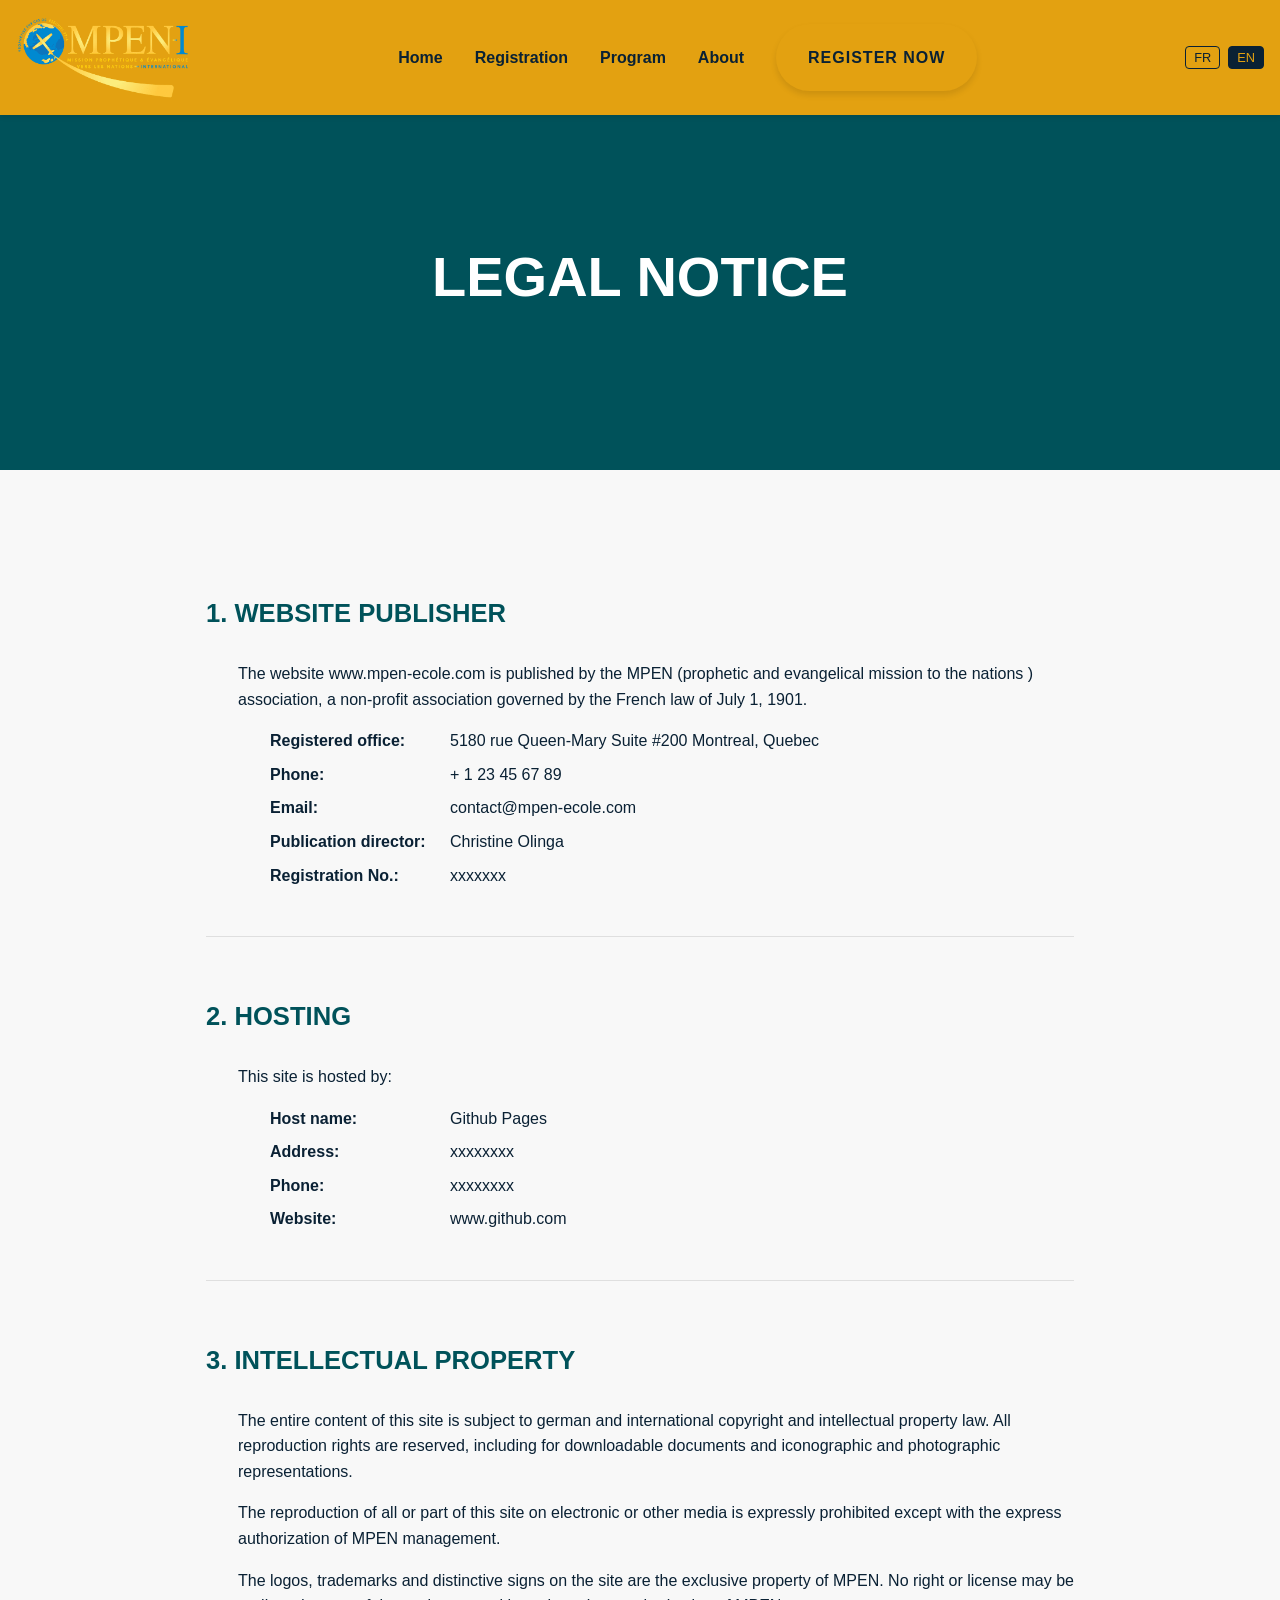
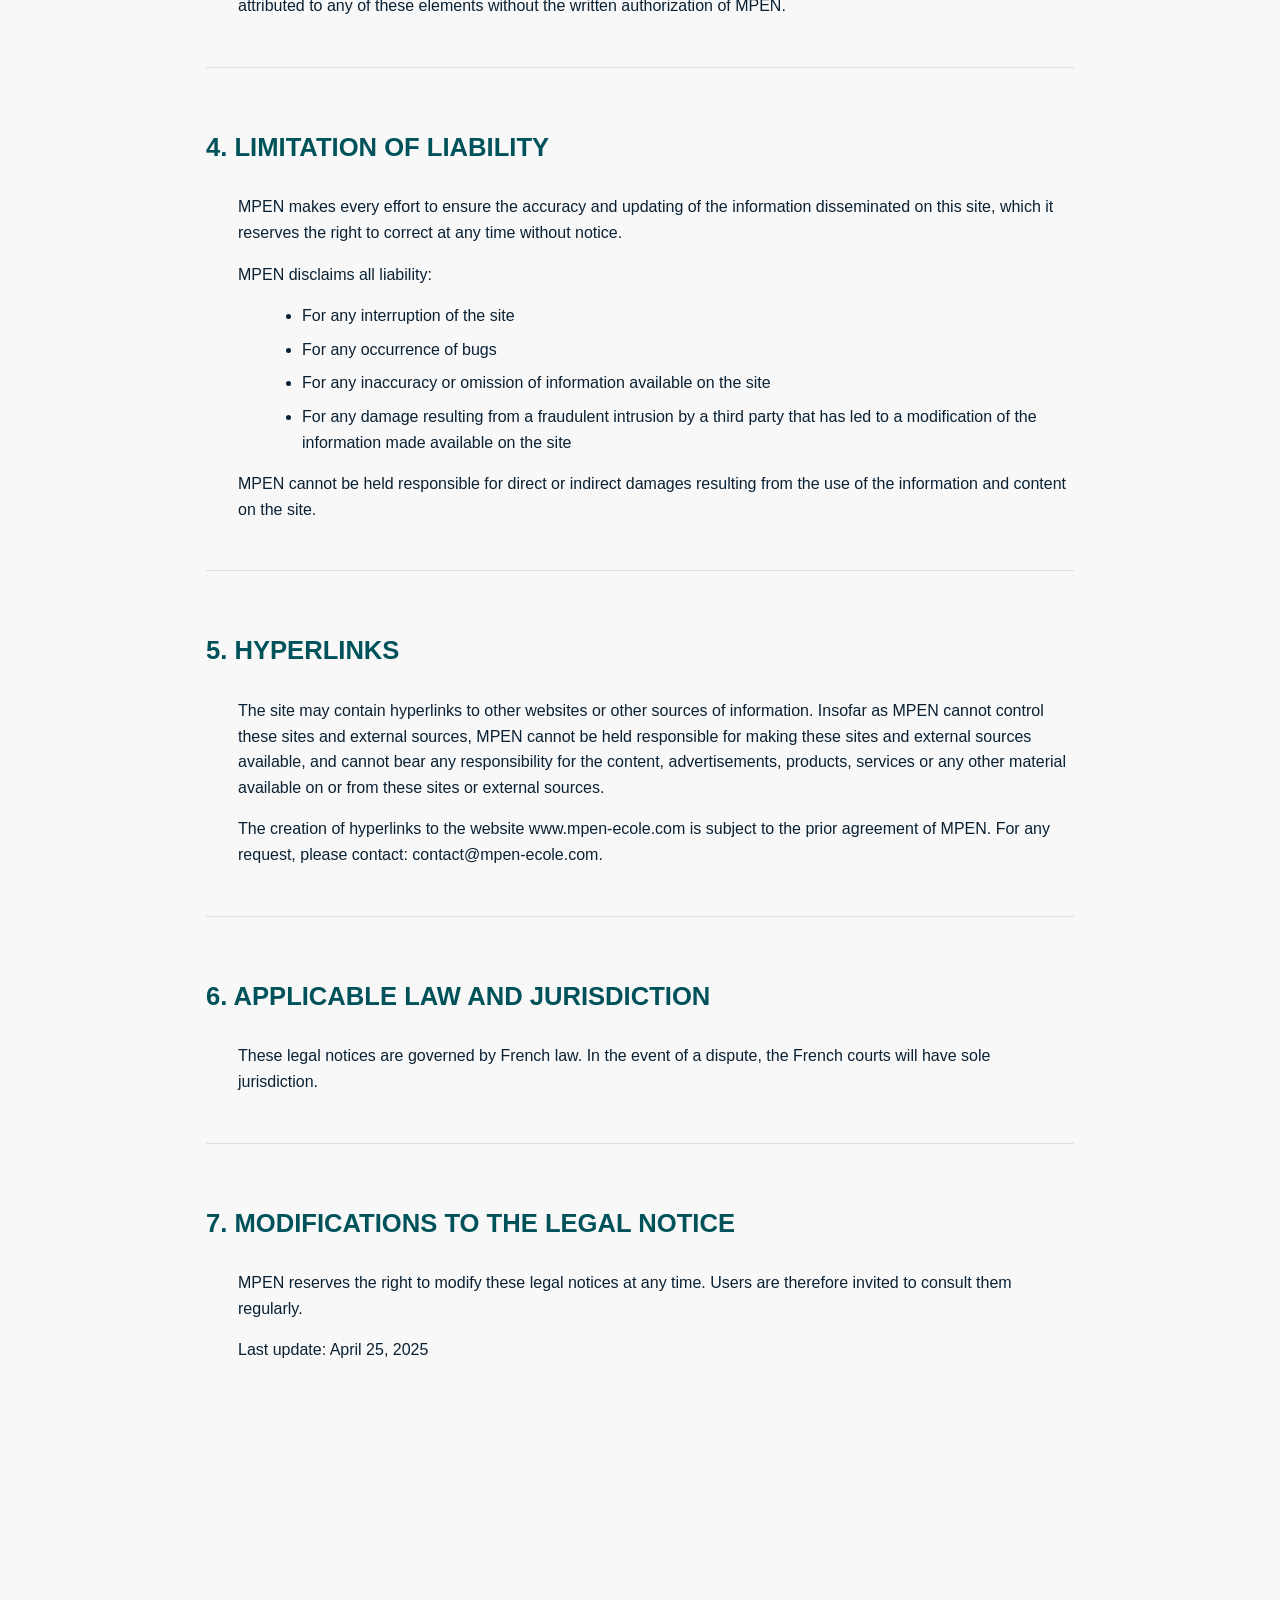
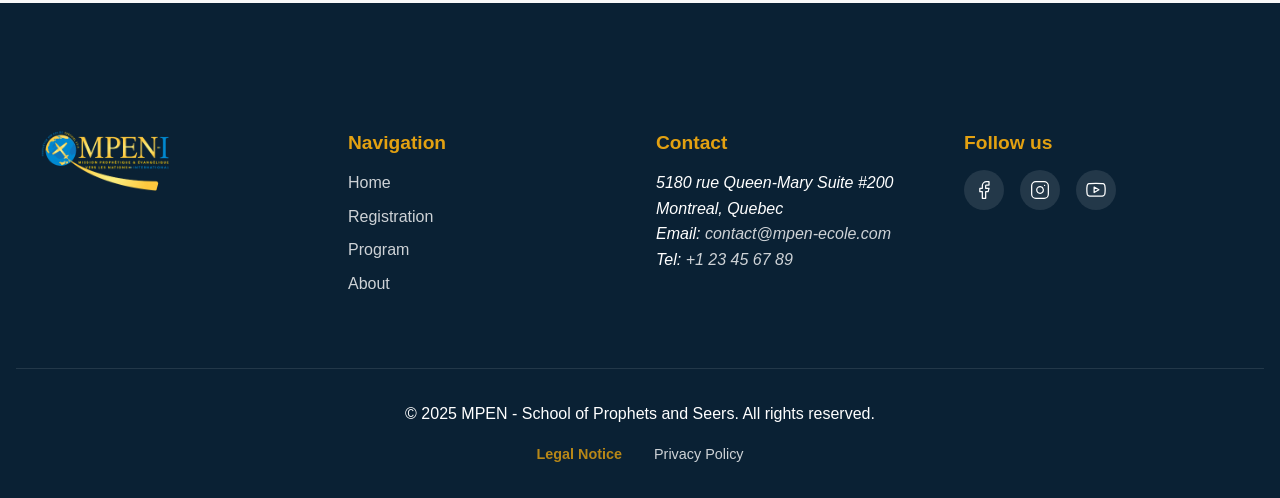
<file: mentions-legales.html>
<!DOCTYPE html>
<html lang="fr">
<head>
    <meta charset="UTF-8">
    <meta name="viewport" content="width=device-width, initial-scale=1.0">
    <meta name="description" content="Mentions légales de l'école MPEN des prophètes et voyants fondée par l'Apôtre Christine Olinga" data-translation-key="meta-description-legal">
    <meta name="keywords" content="mentions légales, MPEN, conditions" data-translation-key="meta-keywords-legal">
    
    <!-- Open Graph / Facebook -->
    <meta property="og:type" content="website">
    <meta property="og:url" content="https://www.mpen-ecole.com/mentions-legales.html">
    <meta property="og:title" content="Mentions Légales - MPEN École des Prophètes et Voyants" data-translation-key="og-title-legal">
    <meta property="og:description" content="Informations légales concernant le site MPEN" data-translation-key="og-description-legal">
    <meta property="og:image" content="images/mpen-og-image.jpg">

    <!-- Twitter -->
    <meta property="twitter:card" content="summary_large_image">
    <meta property="twitter:url" content="https://www.mpen-ecole.com/mentions-legales.html">
    <meta property="twitter:title" content="Mentions Légales - MPEN École des Prophètes et Voyants" data-translation-key="twitter-title-legal">
    <meta property="twitter:description" content="Informations légales concernant le site MPEN" data-translation-key="twitter-description-legal">
    <meta property="twitter:image" content="images/mpen-og-image.jpg">
    
    <!-- Content Security Policy -->
    <meta http-equiv="Content-Security-Policy" content="default-src 'self'; script-src 'self'; style-src 'self';">
    
    <title>Mentions Légales - MPEN École des Prophètes et Voyants</title>
    <link rel="stylesheet" href="css/styles.css">
    <link rel="stylesheet" href="css/legal.css">
    <link rel="icon" href="images/favicon.ico" type="image/x-icon">
</head>
<body>
    <!-- Header Section -->
    <header class="site-header">
        <div class="logo-container">
            <a href="index.html">
                <img src="images/mpen-logo.png" alt="MPEN Logo" class="logo">
            </a>
        </div>
        <nav class="main-nav">
            <button class="mobile-menu-toggle" aria-label="Toggle menu visibility">
                <span class="bar"></span>
                <span class="bar"></span>
                <span class="bar"></span>
            </button>
            <ul class="nav-list">
                <li><a href="index.html" data-translation-key="nav-home">Accueil</a></li>
                <li><a href="inscription.html" data-translation-key="nav-registration">Inscription</a></li>
                <li><a href="programme.html" data-translation-key="nav-program">Programme</a></li>
                <li><a href="a-propos.html" data-translation-key="nav-about">À propos</a></li>
                <li class="cta-button"><a href="inscription.html" data-translation-key="nav-register-button">INSCRIVEZ VOUS</a></li> 
            </ul>
        </nav>
        <div class="language-switcher">
            <button class="lang-btn active" data-language="fr">FR</button>
            <button class="lang-btn" data-language="en">EN</button>
        </div>
    </header>

    <!-- Page Banner -->
    <section class="page-banner">
        <div class="banner-content">
            <h1 data-translation-key="legal-title">MENTIONS LÉGALES</h1>
        </div>
    </section>

    <!-- Legal Content Section -->
    <section class="legal-content">
        <div class="container">
            <article class="legal-article">
                <h2 data-translation-key="legal-publisher-title">1. ÉDITEUR DU SITE</h2>
                <div class="legal-group">
                    <p data-translation-key="legal-publisher-text">
                        Le site www.mpen-ecole.com est édité par l'association MPEN (Mission Prophétique & évangélique vers les Nations), association à but non lucratif régie par la loi du 1er juillet 1901.
                    </p>
                    <ul class="legal-details">
                        <li><strong data-translation-key="legal-address-label">Siège social :</strong> <span data-translation-key="legal-address">5180 rue Queen-Mary Suite #200 Montreal, Quebec</span></li>
                        <li><strong data-translation-key="legal-phone-label">Téléphone :</strong> <span>+ 1 23 45 67 89</span></li>
                        <li><strong data-translation-key="legal-email-label">Email :</strong> <span>contact@mpen-ecole.com</span></li>
                        <li><strong data-translation-key="legal-director-label">Directeur de la publication :</strong> <span data-translation-key="legal-director">Christine Olinga</span></li>
                        <li><strong data-translation-key="legal-registration-label">N° d'enregistrement :</strong> <span>xxxxxxx</span></li>
                    </ul>
                </div>
            </article>

            <article class="legal-article">
                <h2 data-translation-key="legal-hosting-title">2. HÉBERGEMENT</h2>
                <div class="legal-group">
                    <p data-translation-key="legal-hosting-text">
                        Ce site est hébergé par :
                    </p>
                    <ul class="legal-details">
                        <li><strong data-translation-key="legal-host-name-label">Nom de l'hébergeur :</strong> <span data-translation-key="legal-host-name">Github Pages</span></li>
                        <li><strong data-translation-key="legal-host-address-label">Adresse :</strong> <span data-translation-key="legal-host-address">xxxxx</span></li>
                        <li><strong data-translation-key="legal-host-phone-label">Téléphone :</strong> <span>xxxxxxxx</span></li>
                        <li><strong data-translation-key="legal-host-website-label">Site web :</strong> <span>www.github.com</span></li>
                    </ul>
                </div>
            </article>

            <article class="legal-article">
                <h2 data-translation-key="legal-intellectual-title">3. PROPRIÉTÉ INTELLECTUELLE</h2>
                <div class="legal-group">
                    <p data-translation-key="legal-intellectual-text-1">
                        L'ensemble de ce site relève de la législation française et internationale sur le droit d'auteur et la propriété intellectuelle. Tous les droits de reproduction sont réservés, y compris pour les documents téléchargeables et les représentations iconographiques et photographiques.
                    </p>
                    <p data-translation-key="legal-intellectual-text-2">
                        La reproduction de tout ou partie de ce site sur un support électronique ou autre est formellement interdite sauf autorisation expresse de la direction de MPEN.
                    </p>
                    <p data-translation-key="legal-intellectual-text-3">
                        Les logos, marques et signes distinctifs présents sur le site sont la propriété exclusive de MPEN. Aucun droit ou licence ne saurait être attribué sur l'un quelconque de ces éléments sans l'autorisation écrite de MPEN.
                    </p>
                </div>
            </article>

            <article class="legal-article">
                <h2 data-translation-key="legal-disclaimer-title">4. LIMITATION DE RESPONSABILITÉ</h2>
                <div class="legal-group">
                    <p data-translation-key="legal-disclaimer-text-1">
                        MPEN s'efforce d'assurer au mieux de ses possibilités l'exactitude et la mise à jour des informations diffusées sur ce site, dont elle se réserve le droit de corriger, à tout moment et sans préavis, le contenu.
                    </p>
                    <p data-translation-key="legal-disclaimer-text-2">
                        MPEN décline toute responsabilité :
                    </p>
                    <ul class="legal-list">
                        <li data-translation-key="legal-disclaimer-item-1">Pour toute interruption du site</li>
                        <li data-translation-key="legal-disclaimer-item-2">Pour toute survenance de bugs</li>
                        <li data-translation-key="legal-disclaimer-item-3">Pour toute inexactitude ou omission portant sur des informations disponibles sur le site</li>
                        <li data-translation-key="legal-disclaimer-item-4">Pour tous dommages résultant d'une intrusion frauduleuse d'un tiers ayant entraîné une modification des informations mises à la disposition sur le site</li>
                    </ul>
                    <p data-translation-key="legal-disclaimer-text-3">
                        MPEN ne pourra être tenue responsable des dommages directs ou indirects résultant de l'utilisation des informations et contenus présents sur le site.
                    </p>
                </div>
            </article>

            <article class="legal-article">
                <h2 data-translation-key="legal-links-title">5. LIENS HYPERTEXTES</h2>
                <div class="legal-group">
                    <p data-translation-key="legal-links-text-1">
                        Le site peut contenir des liens hypertextes vers d'autres sites internet ou d'autres sources d'informations. Dans la mesure où MPEN ne peut contrôler ces sites et ces sources externes, MPEN ne peut être tenue pour responsable de la mise à disposition de ces sites et sources externes, et ne peut supporter aucune responsabilité quant au contenu, publicités, produits, services ou tout autre matériel disponible sur ou à partir de ces sites ou sources externes.
                    </p>
                    <p data-translation-key="legal-links-text-2">
                        La création de liens hypertextes vers le site www.mpen-ecole.com est soumise à l'accord préalable de MPEN. Pour toute demande, veuillez contacter : contact@mpen-ecole.com.
                    </p>
                </div>
            </article>

            <article class="legal-article">
                <h2 data-translation-key="legal-applicable-law-title">6. DROIT APPLICABLE ET JURIDICTION COMPÉTENTE</h2>
                <div class="legal-group">
                    <p data-translation-key="legal-applicable-law-text">
                        Les présentes mentions légales sont régies par le droit français. En cas de litige, les tribunaux français seront seuls compétents.
                    </p>
                </div>
            </article>

            <article class="legal-article">
                <h2 data-translation-key="legal-modification-title">7. MODIFICATIONS DES MENTIONS LÉGALES</h2>
                <div class="legal-group">
                    <p data-translation-key="legal-modification-text">
                        MPEN se réserve le droit de modifier les présentes mentions légales à tout moment. L'utilisateur est donc invité à les consulter régulièrement.
                    </p>
                    <p data-translation-key="legal-last-update">Dernière mise à jour : 25 avril 2025</p>
                </div>
            </article>
        </div>
    </section>

    <!-- Footer -->
    <footer class="site-footer">
        <div class="footer-content">
            <div class="footer-logo">
                <img src="images/mpen-logo.png" alt="MPEN Logo" class="footer-logo-img">
            </div>
            <div class="footer-links">
                <h3 data-translation-key="footer-nav-title">Navigation</h3>
                <ul>
                    <li><a href="index.html" data-translation-key="footer-home">Accueil</a></li>
                    <li><a href="inscription.html" data-translation-key="footer-registration">Inscription</a></li>
                    <li><a href="programme.html" data-translation-key="footer-program">Programme</a></li>
                    <li><a href="a-propos.html" data-translation-key="footer-about">À propos</a></li>
                </ul>
            </div>
            <div class="footer-contact">
                <h3 data-translation-key="footer-contact-title">Contact</h3>
                <address>
                    <p data-translation-key="footer-address">5180 rue Queen-Mary Suite #200 Montreal, Quebec</p>
                    <p>Email: <a href="mailto:contact@mpen-ecole.com">contact@mpen-ecole.com</a></p>
                    <p>Tel: <a href="tel:123456789">+1 23 45 67 89</a></p>
                </address>
            </div>
            <div class="footer-social">
                <h3 data-translation-key="footer-social-title">Suivez-nous</h3>
                <div class="social-icons">
                    <a href="https://facebook.com/mpen" aria-label="Facebook" class="social-icon">
                        <img src="images/icons/facebook.svg" alt="Facebook icon">
                    </a>
                    <a href="https://instagram.com/mpen" aria-label="Instagram" class="social-icon">
                        <img src="images/icons/instagram.svg" alt="Instagram icon">
                    </a>
                    <a href="https://youtube.com/mpen" aria-label="YouTube" class="social-icon">
                        <img src="images/icons/youtube.svg" alt="YouTube icon">
                    </a>
                </div>
            </div>
        </div>
        <div class="footer-bottom">
            <p data-translation-key="footer-copyright">&copy; 2025 MPEN - École des Prophètes et Voyants. Tous droits réservés.</p>
            <div class="footer-legal">
                <a href="mentions-legales.html" class="active" data-translation-key="footer-legal">Mentions légales</a>
                <a href="politique-confidentialite.html" data-translation-key="footer-privacy">Politique de confidentialité</a>
            </div>
        </div>
    </footer>

    <!-- Scripts -->
    <script src="js/navigation.js"></script>
    <script src="js/translations.js"></script>
</body>
</html>
</file>
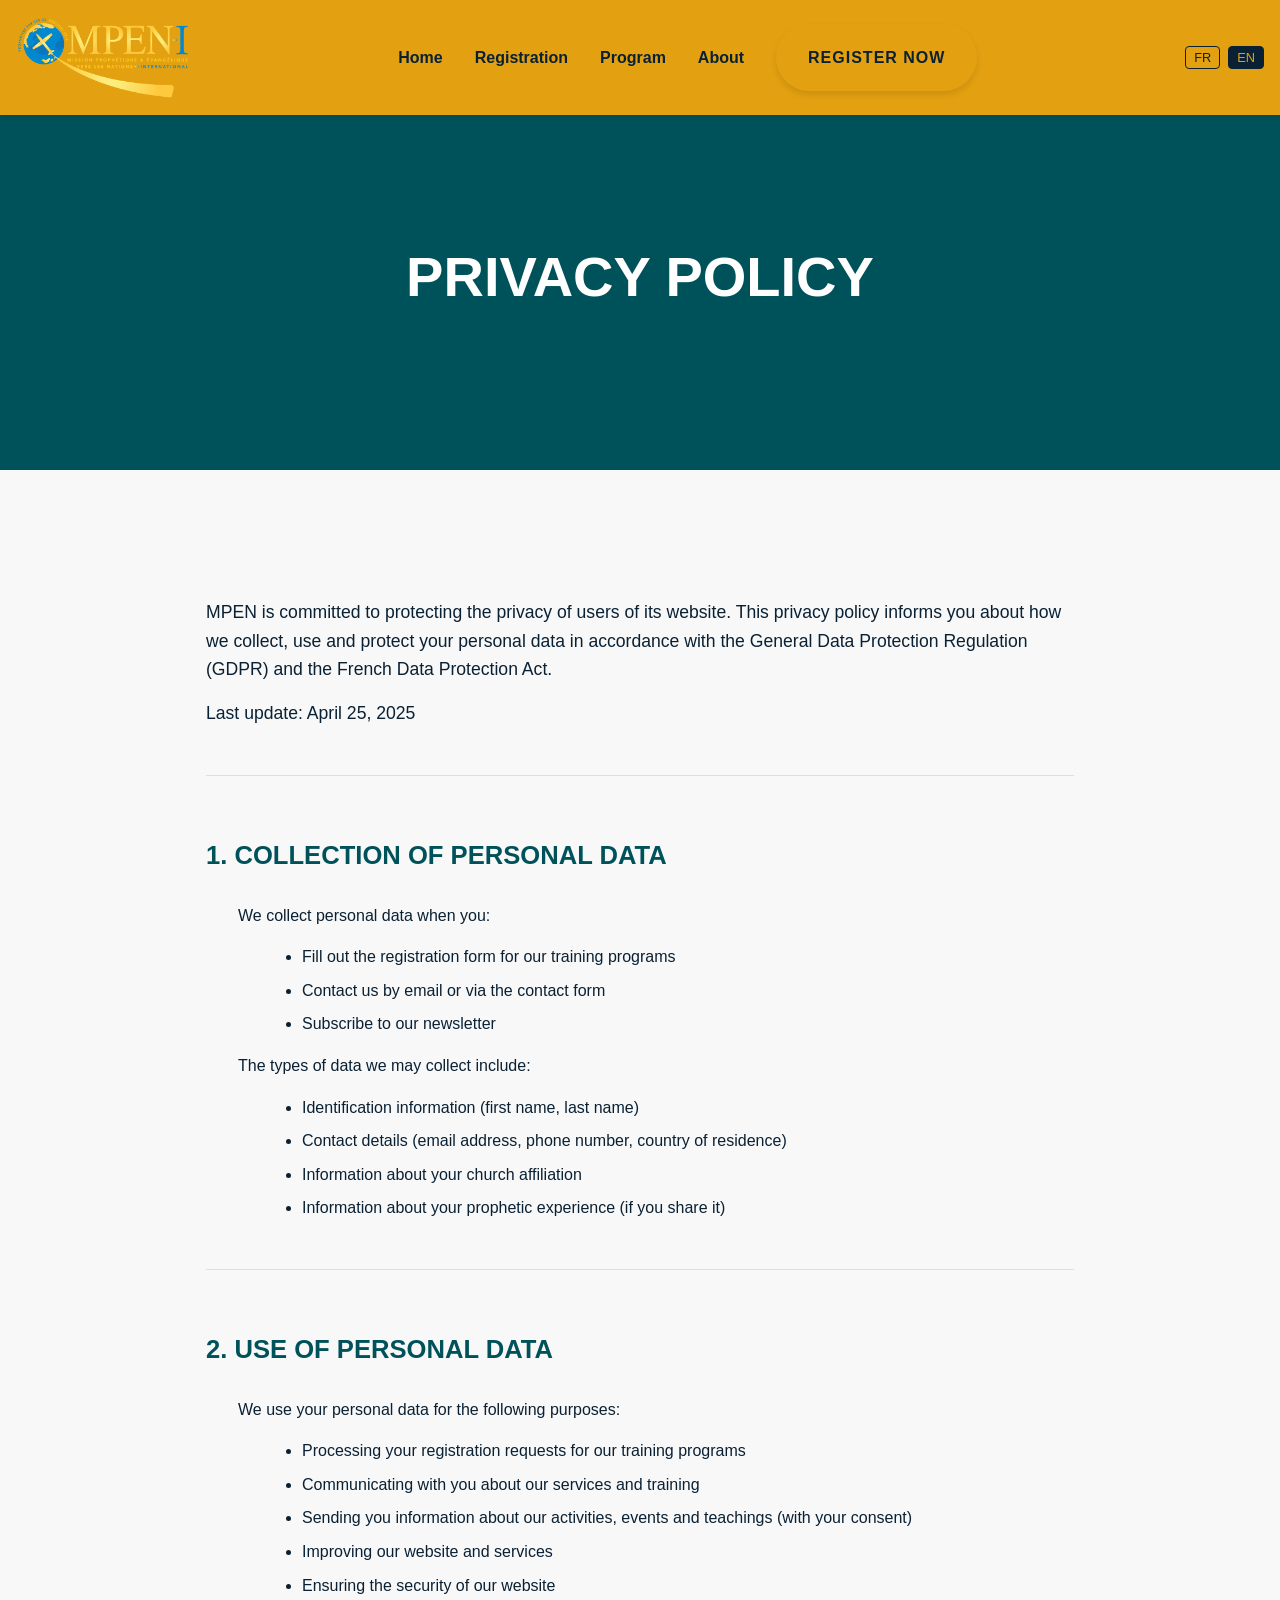
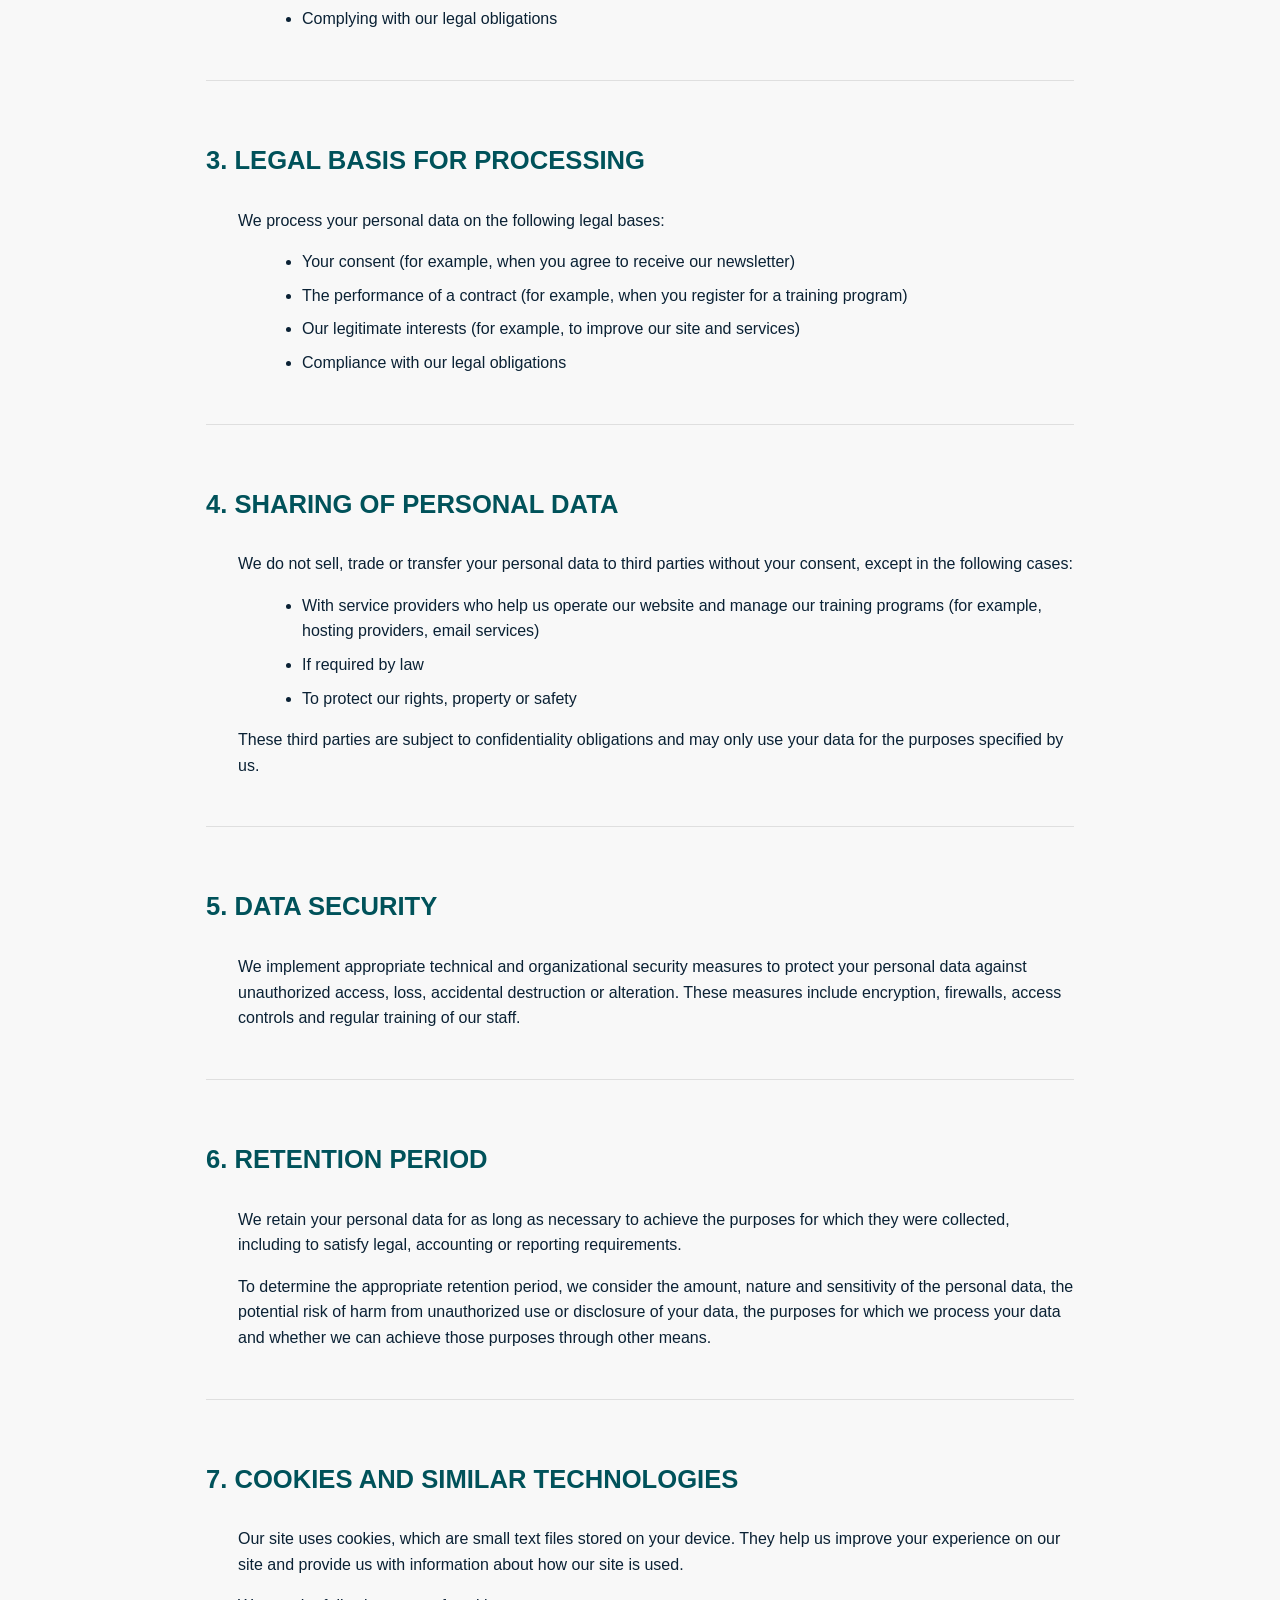
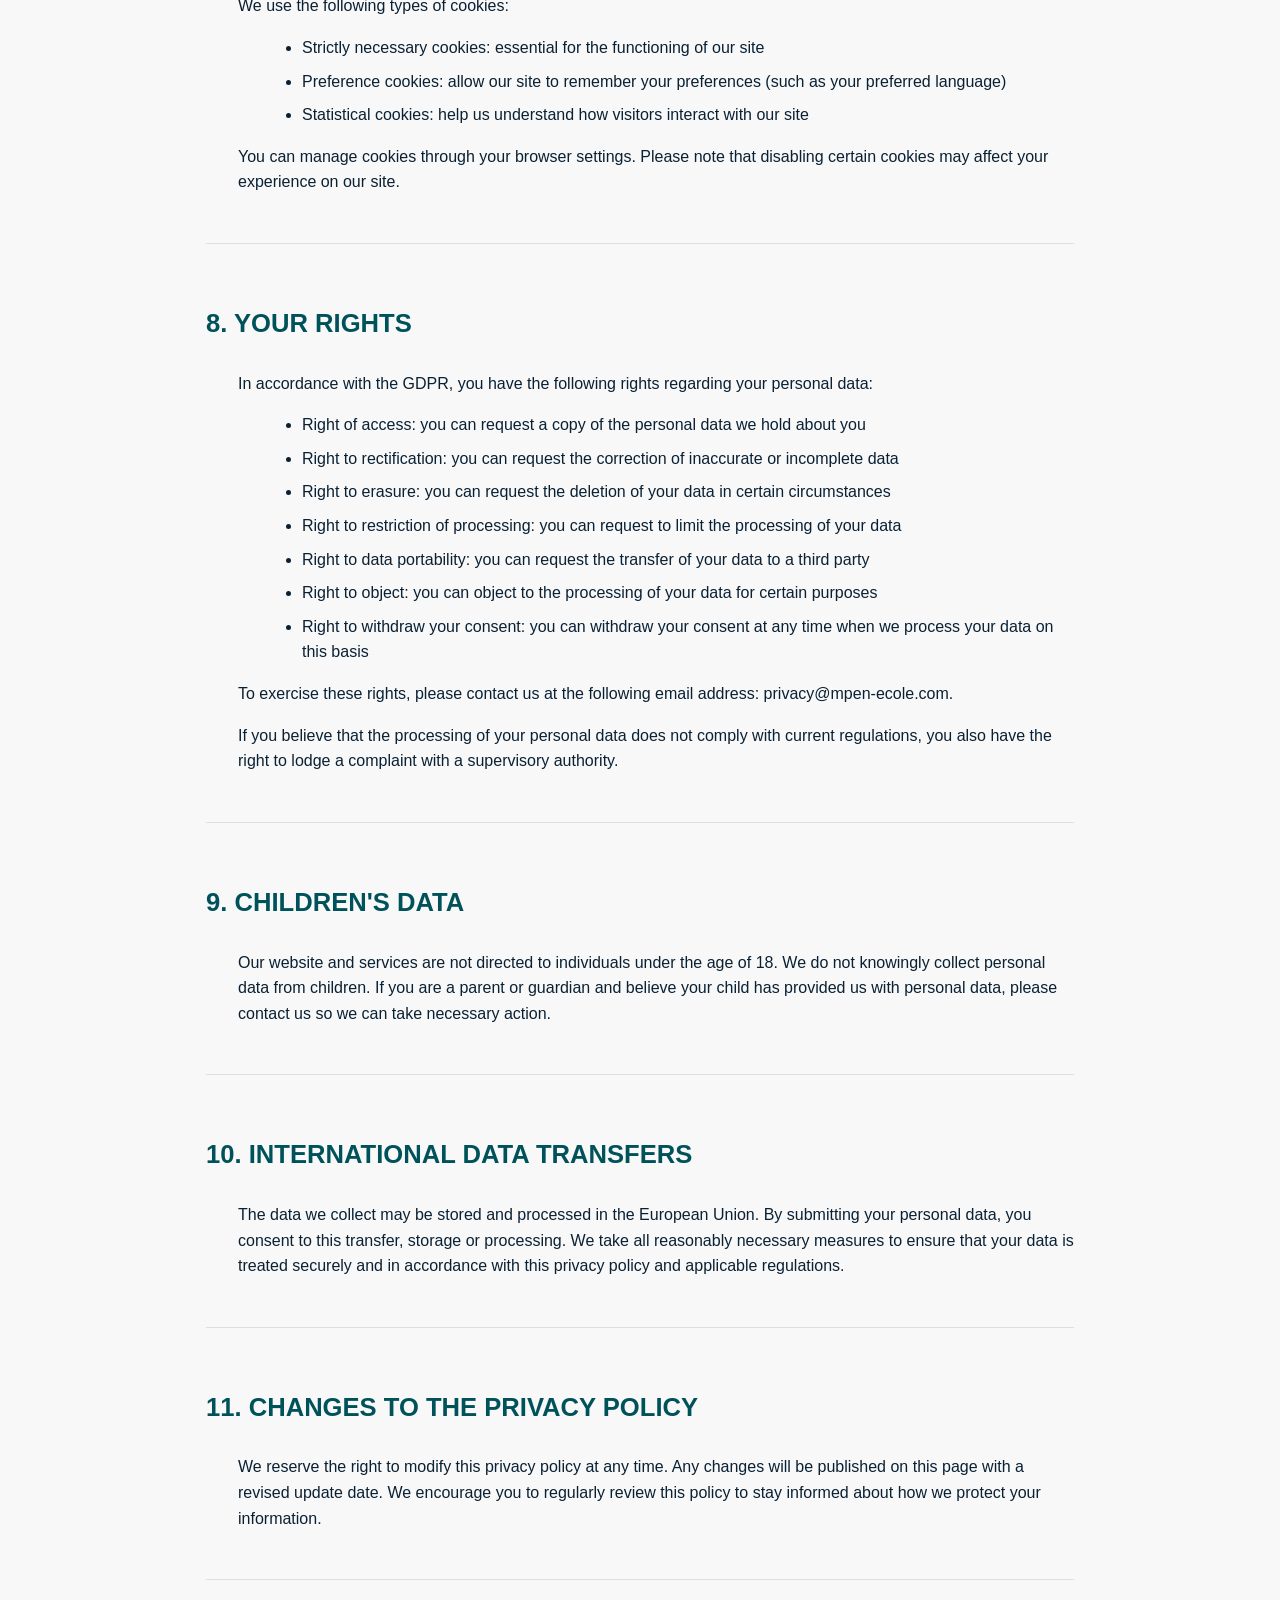
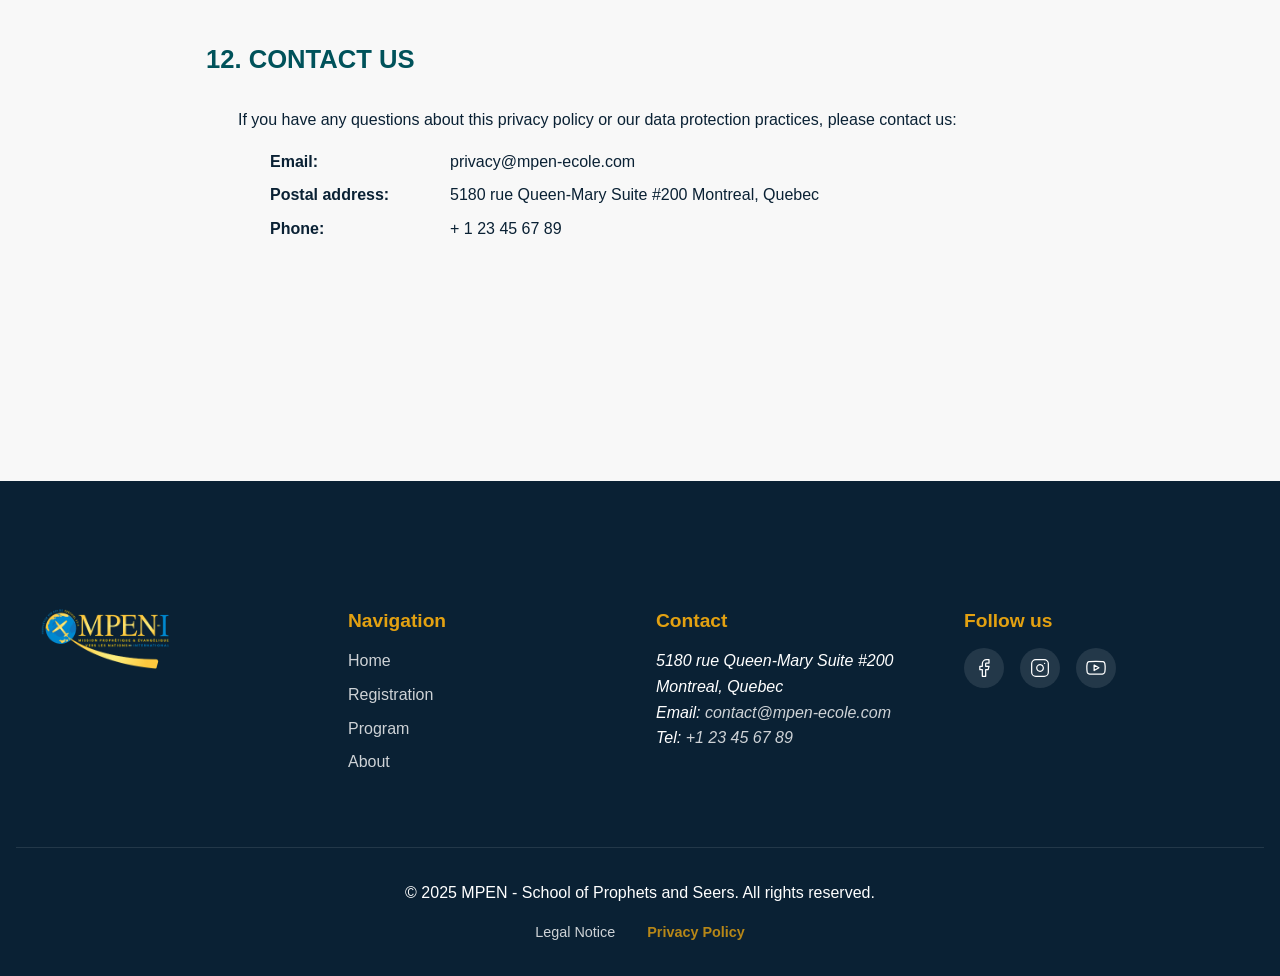
<file: politique-confidentialite.html>
<!DOCTYPE html>
<html lang="fr">
<head>
    <meta charset="UTF-8">
    <meta name="viewport" content="width=device-width, initial-scale=1.0">
    <meta name="description" content="Politique de confidentialité de l'école MPEN des prophètes et voyants fondée par l'Apôtre Christine Olinga" data-translation-key="meta-description-privacy">
    <meta name="keywords" content="politique de confidentialité, MPEN, données personnelles, RGPD" data-translation-key="meta-keywords-privacy">
    
    <!-- Open Graph / Facebook -->
    <meta property="og:type" content="website">
    <meta property="og:url" content="https://www.mpen-ecole.com/politique-confidentialite.html">
    <meta property="og:title" content="Politique de Confidentialité - MPEN École des Prophètes et Voyants" data-translation-key="og-title-privacy">
    <meta property="og:description" content="Informations sur la collecte et le traitement des données personnelles par MPEN" data-translation-key="og-description-privacy">
    <meta property="og:image" content="images/mpen-og-image.jpg">

    <!-- Twitter -->
    <meta property="twitter:card" content="summary_large_image">
    <meta property="twitter:url" content="https://www.mpen-ecole.com/politique-confidentialite.html">
    <meta property="twitter:title" content="Politique de Confidentialité - MPEN École des Prophètes et Voyants" data-translation-key="twitter-title-privacy">
    <meta property="twitter:description" content="Informations sur la collecte et le traitement des données personnelles par MPEN" data-translation-key="twitter-description-privacy">
    <meta property="twitter:image" content="images/mpen-og-image.jpg">
    
    <!-- Content Security Policy -->
    <meta http-equiv="Content-Security-Policy" content="default-src 'self'; script-src 'self'; style-src 'self';">
    
    <title>Politique de Confidentialité - MPEN École des Prophètes et Voyants</title>
    <link rel="stylesheet" href="css/styles.css">
    <link rel="stylesheet" href="css/legal.css">
    <link rel="icon" href="images/favicon.ico" type="image/x-icon">
</head>
<body>
    <!-- Header Section -->
    <header class="site-header">
        <div class="logo-container">
            <a href="index.html">
                <img src="images/mpen-logo.png" alt="MPEN Logo" class="logo">
            </a>
        </div>
        <nav class="main-nav">
            <button class="mobile-menu-toggle" aria-label="Toggle menu visibility">
                <span class="bar"></span>
                <span class="bar"></span>
                <span class="bar"></span>
            </button>
            <ul class="nav-list">
                <li><a href="index.html" data-translation-key="nav-home">Accueil</a></li>
                <li><a href="inscription.html" data-translation-key="nav-registration">Inscription</a></li>
                <li><a href="programme.html" data-translation-key="nav-program">Programme</a></li>
                <li><a href="a-propos.html" data-translation-key="nav-about">À propos</a></li>
                <li class="cta-button"><a href="inscription.html" data-translation-key="nav-register-button">INSCRIVEZ VOUS</a></li>
            </ul>
        </nav>
        <div class="language-switcher">
            <button class="lang-btn active" data-language="fr">FR</button>
            <button class="lang-btn" data-language="en">EN</button>
        </div>
    </header>

    <!-- Page Banner -->
    <section class="page-banner">
        <div class="banner-content">
            <h1 data-translation-key="privacy-title">POLITIQUE DE CONFIDENTIALITÉ</h1>
        </div>
    </section>

    <!-- Privacy Content Section -->
    <section class="legal-content">
        <div class="container">
            <div class="privacy-intro">
                <p data-translation-key="privacy-intro">
                    MPEN s'engage à protéger la vie privée des utilisateurs de son site internet. La présente politique de confidentialité vous informe sur la manière dont nous recueillons, utilisons et protégeons vos données personnelles conformément au Règlement Général sur la Protection des Données (RGPD) et à la loi Informatique et Libertés.
                </p>
                <p data-translation-key="privacy-last-update">Dernière mise à jour : 25 avril 2025</p>
            </div>

            <article class="legal-article">
                <h2 data-translation-key="privacy-data-collection-title">1. COLLECTE DES DONNÉES PERSONNELLES</h2>
                <div class="legal-group">
                    <p data-translation-key="privacy-data-collection-text-1">
                        Nous collectons des données personnelles lorsque vous :
                    </p>
                    <ul class="legal-list">
                        <li data-translation-key="privacy-data-collection-item-1">Remplissez le formulaire d'inscription à nos formations</li>
                        <li data-translation-key="privacy-data-collection-item-2">Nous contactez par email ou via le formulaire de contact</li>
                        <li data-translation-key="privacy-data-collection-item-3">Vous inscrivez à notre newsletter</li>
                    </ul>
                    <p data-translation-key="privacy-data-collection-text-2">
                        Les types de données que nous pouvons collecter incluent :
                    </p>
                    <ul class="legal-list">
                        <li data-translation-key="privacy-data-type-1">Informations d'identification (nom, prénom)</li>
                        <li data-translation-key="privacy-data-type-2">Coordonnées (adresse email, numéro de téléphone, pays de résidence)</li>
                        <li data-translation-key="privacy-data-type-3">Informations concernant votre église d'appartenance</li>
                        <li data-translation-key="privacy-data-type-4">Informations sur votre expérience prophétique (si vous les partagez)</li>
                    </ul>
                </div>
            </article>

            <article class="legal-article">
                <h2 data-translation-key="privacy-data-use-title">2. UTILISATION DES DONNÉES PERSONNELLES</h2>
                <div class="legal-group">
                    <p data-translation-key="privacy-data-use-text">
                        Nous utilisons vos données personnelles pour les finalités suivantes :
                    </p>
                    <ul class="legal-list">
                        <li data-translation-key="privacy-data-use-item-1">Traiter vos demandes d'inscription à nos formations</li>
                        <li data-translation-key="privacy-data-use-item-2">Communiquer avec vous concernant nos services et formations</li>
                        <li data-translation-key="privacy-data-use-item-3">Vous envoyer des informations sur nos activités, événements et enseignements (avec votre consentement)</li>
                        <li data-translation-key="privacy-data-use-item-4">Améliorer notre site web et nos services</li>
                        <li data-translation-key="privacy-data-use-item-5">Assurer la sécurité de notre site web</li>
                        <li data-translation-key="privacy-data-use-item-6">Se conformer à nos obligations légales</li>
                    </ul>
                </div>
            </article>

            <article class="legal-article">
                <h2 data-translation-key="privacy-legal-basis-title">3. BASE LÉGALE DU TRAITEMENT</h2>
                <div class="legal-group">
                    <p data-translation-key="privacy-legal-basis-text">
                        Nous traitons vos données personnelles sur les bases légales suivantes :
                    </p>
                    <ul class="legal-list">
                        <li data-translation-key="privacy-legal-basis-item-1">Votre consentement (par exemple, lorsque vous acceptez de recevoir notre newsletter)</li>
                        <li data-translation-key="privacy-legal-basis-item-2">L'exécution d'un contrat (par exemple, lorsque vous vous inscrivez à une formation)</li>
                        <li data-translation-key="privacy-legal-basis-item-3">Nos intérêts légitimes (par exemple, pour améliorer notre site et nos services)</li>
                        <li data-translation-key="privacy-legal-basis-item-4">Le respect de nos obligations légales</li>
                    </ul>
                </div>
            </article>

            <article class="legal-article">
                <h2 data-translation-key="privacy-data-sharing-title">4. PARTAGE DES DONNÉES PERSONNELLES</h2>
                <div class="legal-group">
                    <p data-translation-key="privacy-data-sharing-text-1">
                        Nous ne vendons, n'échangeons ni ne transférons vos données personnelles à des tiers sans votre consentement, sauf dans les cas suivants :
                    </p>
                    <ul class="legal-list">
                        <li data-translation-key="privacy-data-sharing-item-1">Avec des prestataires de services qui nous aident dans l'exploitation de notre site web et la gestion de nos formations (par exemple, hébergeurs, services d'emailing)</li>
                        <li data-translation-key="privacy-data-sharing-item-2">Si la loi nous y oblige</li>
                        <li data-translation-key="privacy-data-sharing-item-3">Pour protéger nos droits, notre propriété ou notre sécurité</li>
                    </ul>
                    <p data-translation-key="privacy-data-sharing-text-2">
                        Ces tiers sont soumis à des obligations de confidentialité et ne peuvent utiliser vos données qu'aux fins spécifiées par nous.
                    </p>
                </div>
            </article>

            <article class="legal-article">
                <h2 data-translation-key="privacy-data-security-title">5. SÉCURITÉ DES DONNÉES</h2>
                <div class="legal-group">
                    <p data-translation-key="privacy-data-security-text">
                        Nous mettons en œuvre des mesures de sécurité techniques et organisationnelles appropriées pour protéger vos données personnelles contre l'accès non autorisé, la perte, la destruction ou l'altération accidentelle. Ces mesures comprennent le cryptage, les pare-feu, les contrôles d'accès et la formation régulière de notre personnel.
                    </p>
                </div>
            </article>

            <article class="legal-article">
                <h2 data-translation-key="privacy-data-retention-title">6. DURÉE DE CONSERVATION</h2>
                <div class="legal-group">
                    <p data-translation-key="privacy-data-retention-text-1">
                        Nous conservons vos données personnelles aussi longtemps que nécessaire pour atteindre les finalités pour lesquelles elles ont été collectées, notamment pour satisfaire aux exigences légales, comptables ou de déclaration.
                    </p>
                    <p data-translation-key="privacy-data-retention-text-2">
                        Pour déterminer la période de conservation appropriée, nous prenons en compte la quantité, la nature et la sensibilité des données personnelles, le risque potentiel de préjudice résultant d'une utilisation ou d'une divulgation non autorisée de vos données, les finalités pour lesquelles nous traitons vos données et si nous pouvons atteindre ces finalités par d'autres moyens.
                    </p>
                </div>
            </article>

            <article class="legal-article">
                <h2 data-translation-key="privacy-cookies-title">7. COOKIES ET TECHNOLOGIES SIMILAIRES</h2>
                <div class="legal-group">
                    <p data-translation-key="privacy-cookies-text-1">
                        Notre site utilise des cookies, qui sont de petits fichiers texte stockés sur votre appareil. Ils nous aident à améliorer votre expérience sur notre site et nous fournissent des informations sur la façon dont notre site est utilisé.
                    </p>
                    <p data-translation-key="privacy-cookies-text-2">
                        Nous utilisons les types de cookies suivants :
                    </p>
                    <ul class="legal-list">
                        <li data-translation-key="privacy-cookies-item-1">Cookies strictement nécessaires : essentiels au fonctionnement de notre site</li>
                        <li data-translation-key="privacy-cookies-item-2">Cookies de préférence : permettent à notre site de se souvenir de vos préférences (comme votre langue préférée)</li>
                        <li data-translation-key="privacy-cookies-item-3">Cookies statistiques : nous aident à comprendre comment les visiteurs interagissent avec notre site</li>
                    </ul>
                    <p data-translation-key="privacy-cookies-text-3">
                        Vous pouvez gérer les cookies via les paramètres de votre navigateur. Veuillez noter que la désactivation de certains cookies peut affecter votre expérience sur notre site.
                    </p>
                </div>
            </article>

            <article class="legal-article">
                <h2 data-translation-key="privacy-rights-title">8. VOS DROITS</h2>
                <div class="legal-group">
                    <p data-translation-key="privacy-rights-text">
                        Conformément au RGPD, vous disposez des droits suivants concernant vos données personnelles :
                    </p>
                    <ul class="legal-list">
                        <li data-translation-key="privacy-rights-item-1">Droit d'accès : vous pouvez demander une copie des données personnelles que nous détenons sur vous</li>
                        <li data-translation-key="privacy-rights-item-2">Droit de rectification : vous pouvez demander la correction de données inexactes ou incomplètes</li>
                        <li data-translation-key="privacy-rights-item-3">Droit à l'effacement : vous pouvez demander la suppression de vos données dans certaines circonstances</li>
                        <li data-translation-key="privacy-rights-item-4">Droit à la limitation du traitement : vous pouvez demander de limiter le traitement de vos données</li>
                        <li data-translation-key="privacy-rights-item-5">Droit à la portabilité des données : vous pouvez demander le transfert de vos données à un tiers</li>
                        <li data-translation-key="privacy-rights-item-6">Droit d'opposition : vous pouvez vous opposer au traitement de vos données pour certaines finalités</li>
                        <li data-translation-key="privacy-rights-item-7">Droit de retirer votre consentement : vous pouvez retirer votre consentement à tout moment lorsque nous traitons vos données sur cette base</li>
                    </ul>
                    <p data-translation-key="privacy-rights-text-2">
                        Pour exercer ces droits, veuillez nous contacter à l'adresse email suivante : privacy@mpen-ecole.com.
                    </p>
                    <p data-translation-key="privacy-rights-text-3">
                        Si vous estimez que le traitement de vos données personnelles ne respecte pas la réglementation en vigueur, vous avez également le droit de déposer une réclamation auprès de la Commission Nationale de l'Informatique et des Libertés (CNIL).
                    </p>
                </div>
            </article>

            <article class="legal-article">
                <h2 data-translation-key="privacy-children-title">9. DONNÉES DES ENFANTS</h2>
                <div class="legal-group">
                    <p data-translation-key="privacy-children-text">
                        Notre site web et nos services ne s'adressent pas aux personnes de moins de 18 ans. Nous ne collectons pas sciemment de données personnelles concernant des enfants. Si vous êtes parent ou tuteur et que vous pensez que votre enfant nous a fourni des données personnelles, veuillez nous contacter afin que nous puissions prendre les mesures nécessaires.
                    </p>
                </div>
            </article>

            <article class="legal-article">
                <h2 data-translation-key="privacy-international-title">10. TRANSFERTS INTERNATIONAUX DE DONNÉES</h2>
                <div class="legal-group">
                    <p data-translation-key="privacy-international-text">
                        Les données que nous collectons peuvent être stockées et traitées dans l'Union Européenne. En soumettant vos données personnelles, vous acceptez ce transfert, stockage ou traitement. Nous prenons toutes les mesures raisonnablement nécessaires pour garantir que vos données sont traitées en toute sécurité et conformément à cette politique de confidentialité et à la réglementation applicable.
                    </p>
                </div>
            </article>

            <article class="legal-article">
                <h2 data-translation-key="privacy-changes-title">11. MODIFICATIONS DE LA POLITIQUE DE CONFIDENTIALITÉ</h2>
                <div class="legal-group">
                    <p data-translation-key="privacy-changes-text">
                        Nous nous réservons le droit de modifier cette politique de confidentialité à tout moment. Toute modification sera publiée sur cette page avec une date de mise à jour révisée. Nous vous encourageons à consulter régulièrement cette politique pour rester informé de la manière dont nous protégeons vos informations.
                    </p>
                </div>
            </article>

            <article class="legal-article">
                <h2 data-translation-key="privacy-contact-title">12. NOUS CONTACTER</h2>
                <div class="legal-group">
                    <p data-translation-key="privacy-contact-text">
                        Si vous avez des questions concernant cette politique de confidentialité ou nos pratiques en matière de protection des données, veuillez nous contacter :
                    </p>
                    <ul class="legal-details">
                        <li><strong data-translation-key="privacy-contact-email-label">Email :</strong> <span>privacy@mpen-ecole.com</span></li>
                        <li><strong data-translation-key="privacy-contact-address-label">Adresse postale :</strong> <span data-translation-key="privacy-contact-address">123 Rue de l'Église, 75001 Paris, France</span></li>
                        <li><strong data-translation-key="privacy-contact-phone-label">Téléphone :</strong> <span>+ 1 23 45 67 89</span></li>
                    </ul>
                </div>
            </article>
        </div>
    </section>

    <!-- Footer -->
    <footer class="site-footer">
        <div class="footer-content">
            <div class="footer-logo">
                <img src="images/mpen-logo.png" alt="MPEN Logo" class="footer-logo-img">
            </div>
            <div class="footer-links">
                <h3 data-translation-key="footer-nav-title">Navigation</h3>
                <ul>
                    <li><a href="index.html" data-translation-key="footer-home">Accueil</a></li>
                    <li><a href="inscription.html" data-translation-key="footer-registration">Inscription</a></li>
                    <li><a href="programme.html" data-translation-key="footer-program">Programme</a></li>
                    <li><a href="a-propos.html" data-translation-key="footer-about">À propos</a></li>
                </ul>
            </div>
            <div class="footer-contact">
                <h3 data-translation-key="footer-contact-title">Contact</h3>
                <address>
                    <p data-translation-key="footer-address">5180 rue Queen-Mary Suite #200 Montreal, Quebec</p>
                    <p>Email: <a href="mailto:contact@mpen-ecole.com">contact@mpen-ecole.com</a></p>
                    <p>Tel: <a href="tel:+123456789">+1 23 45 67 89</a></p>
                </address>
            </div>
            <div class="footer-social">
                <h3 data-translation-key="footer-social-title">Suivez-nous</h3>
                <div class="social-icons">
                    <a href="https://facebook.com/mpen" aria-label="Facebook" class="social-icon">
                        <img src="images/icons/facebook.svg" alt="Facebook icon">
                    </a>
                    <a href="https://instagram.com/mpen" aria-label="Instagram" class="social-icon">
                        <img src="images/icons/instagram.svg" alt="Instagram icon">
                    </a>
                    <a href="https://youtube.com/mpen" aria-label="YouTube" class="social-icon">
                        <img src="images/icons/youtube.svg" alt="YouTube icon">
                    </a>
                </div>
            </div>
        </div>
        <div class="footer-bottom">
            <p data-translation-key="footer-copyright">&copy; 2025 MPEN - École des Prophètes et Voyants. Tous droits réservés.</p>
            <div class="footer-legal">
                <a href="mentions-legales.html" data-translation-key="footer-legal">Mentions légales</a>
                <a href="politique-confidentialite.html" class="active" data-translation-key="footer-privacy">Politique de confidentialité</a>
            </div>
        </div>
    </footer>

    <!-- Scripts -->
    <script src="js/navigation.js"></script>
    <script src="js/translations.js"></script>
</body>
</html>
</file>
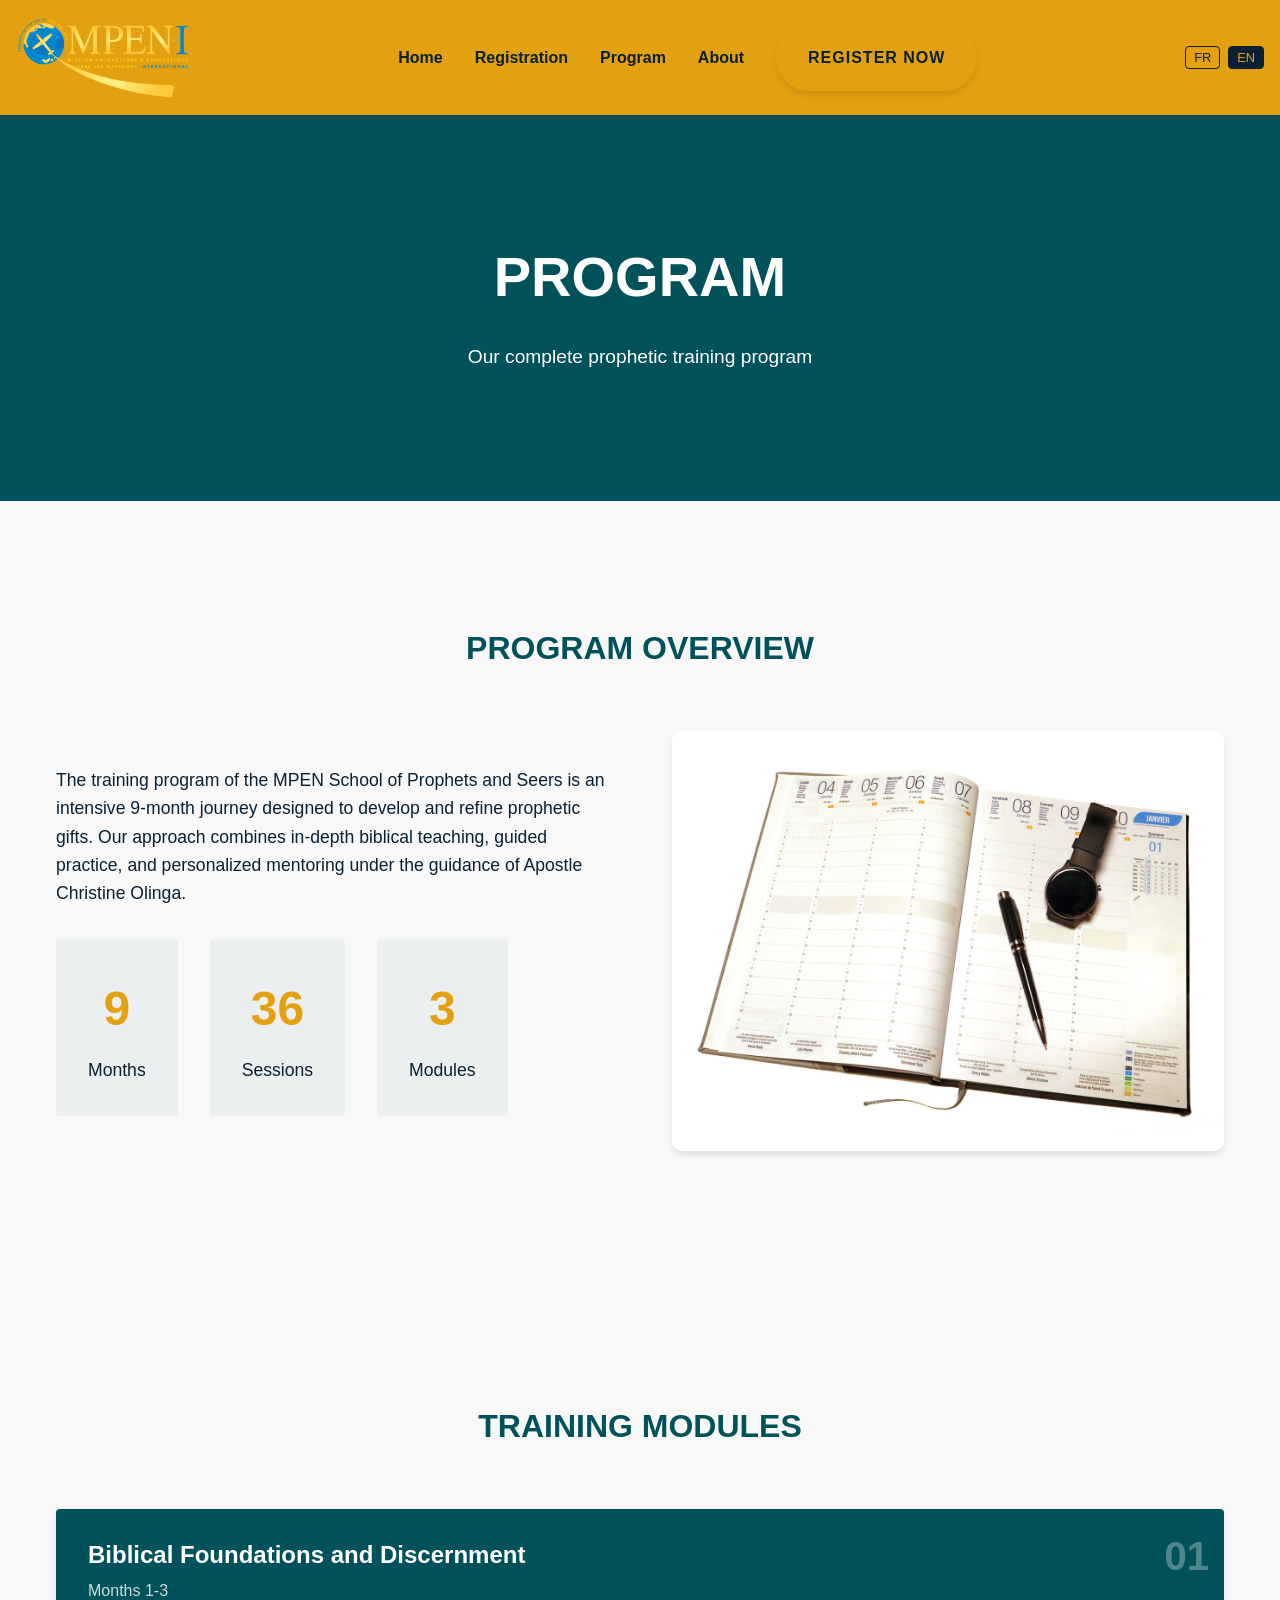
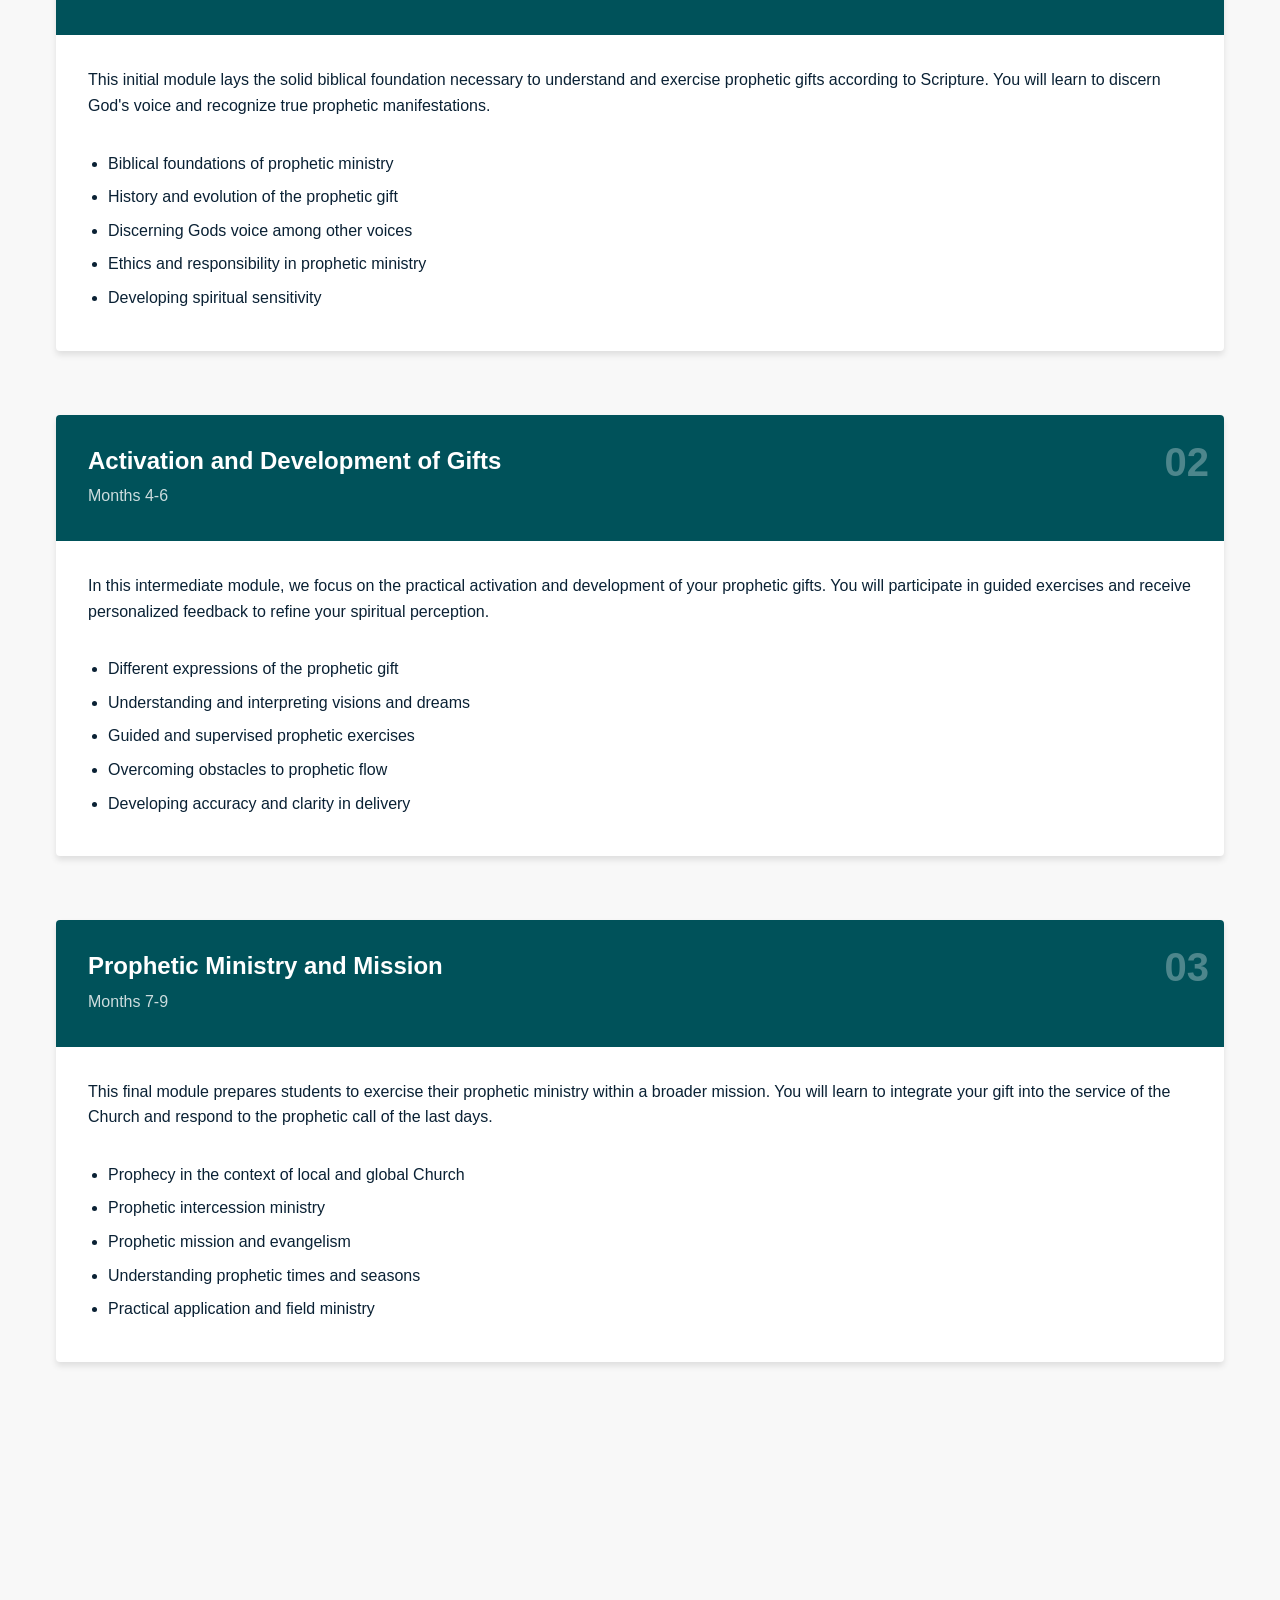
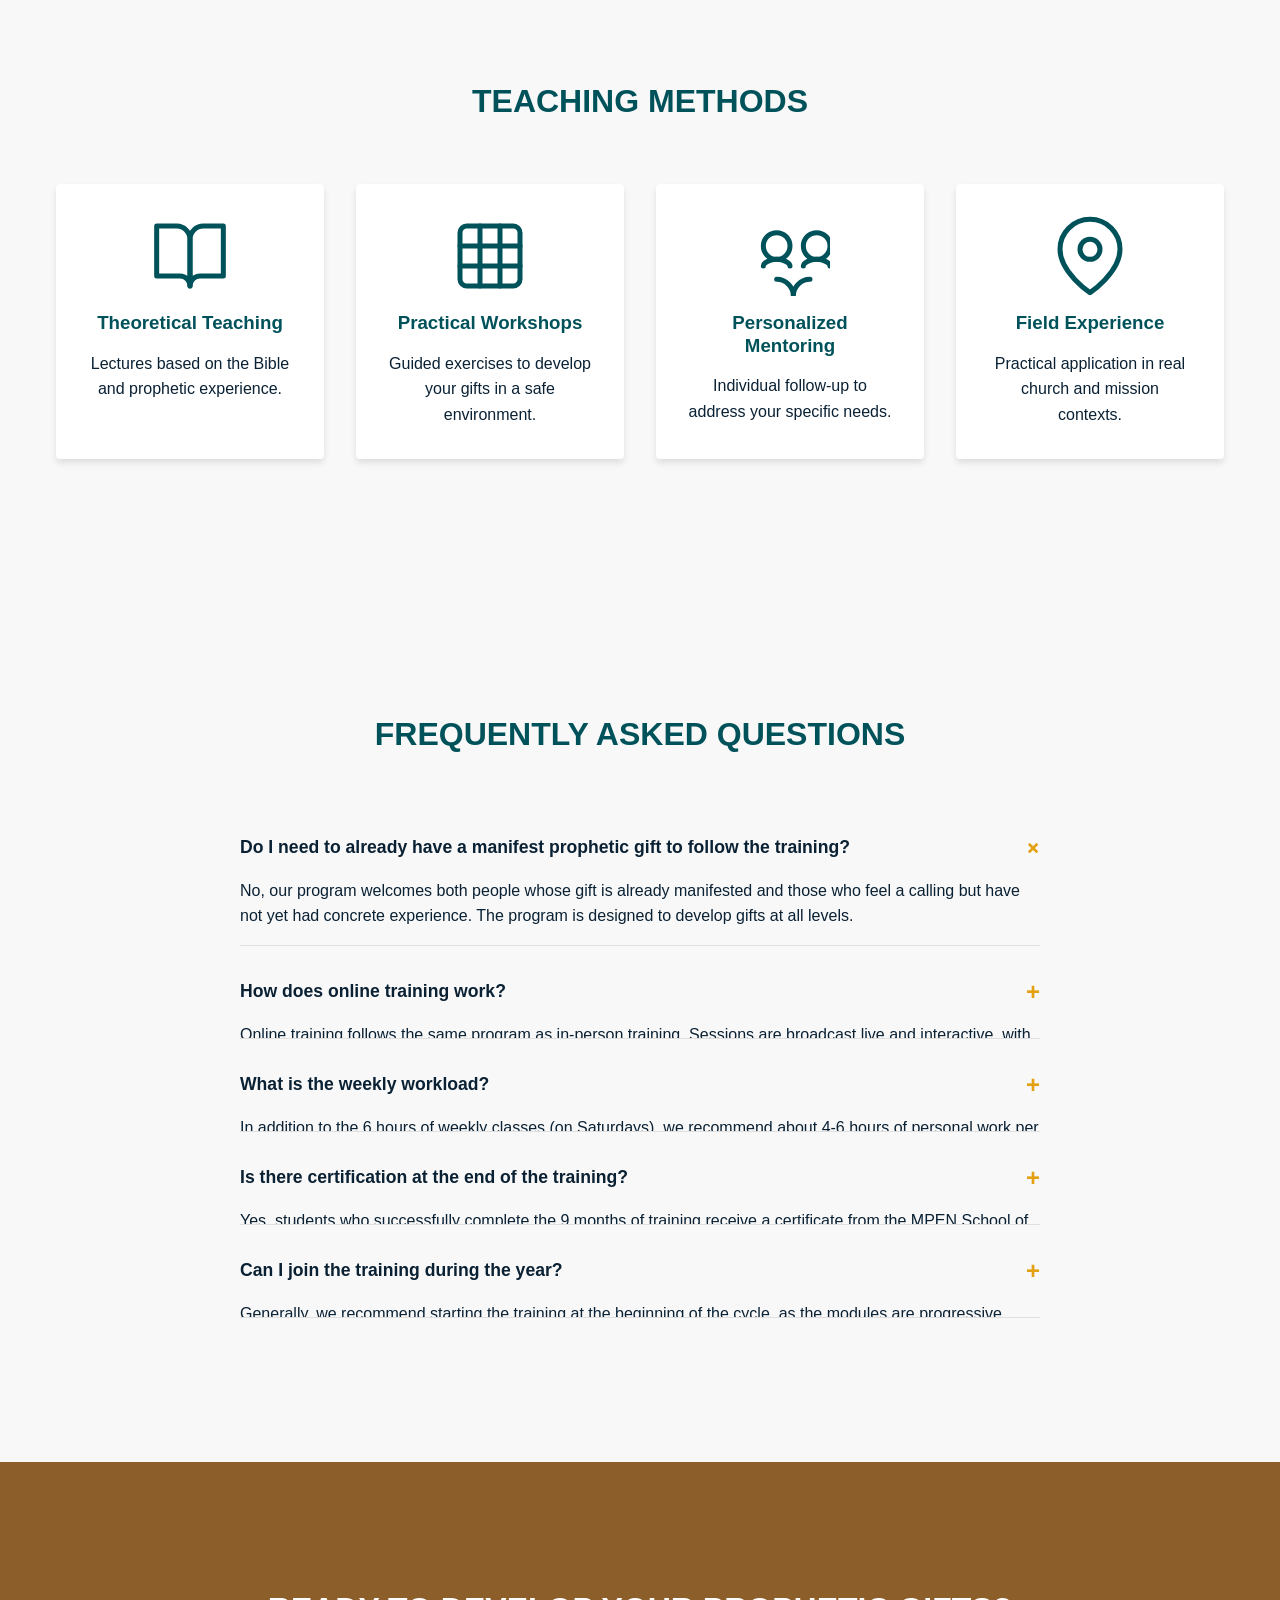
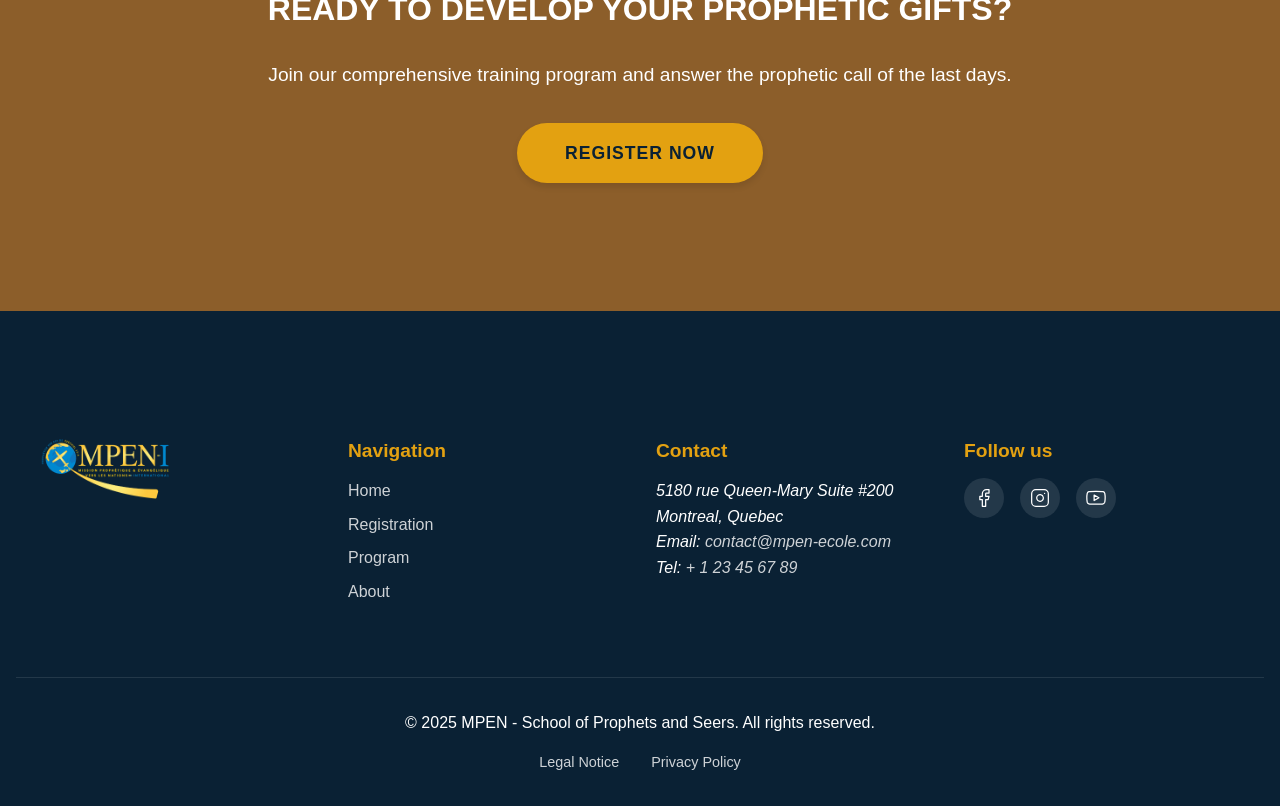
<file: programme.html>
<!DOCTYPE html>
<html lang="fr">
<head>
    <meta charset="UTF-8">
    <meta name="viewport" content="width=device-width, initial-scale=1.0">
    <meta name="description" content="Découvrez le programme de formation de l'école MPEN des prophètes et voyants avec Apôtre Christine Olinga" data-translation-key="meta-description-programme">
    <meta name="keywords" content="programme, formation prophétique, MPEN, Christine Olinga, école des prophètes" data-translation-key="meta-keywords-programme">
    
    <!-- Open Graph / Facebook -->
    <meta property="og:type" content="website">
    <meta property="og:url" content="https://www.mpen-ecole.com/programme.html">
    <meta property="og:title" content="Programme - MPEN École des Prophètes et Voyants" data-translation-key="og-title-programme">
    <meta property="og:description" content="Notre programme complet de formation prophétique sur 9 mois" data-translation-key="og-description-programme">
    <meta property="og:image" content="images/mpen-og-image.jpg">

    <!-- Twitter -->
    <meta property="twitter:card" content="summary_large_image">
    <meta property="twitter:url" content="https://www.mpen-ecole.com/programme.html">
    <meta property="twitter:title" content="Programme - MPEN École des Prophètes et Voyants" data-translation-key="twitter-title-programme">
    <meta property="twitter:description" content="Notre programme complet de formation prophétique sur 9 mois" data-translation-key="twitter-description-programme">
    <meta property="twitter:image" content="images/mpen-og-image.jpg">
    
    <!-- Content Security Policy -->
    <meta http-equiv="Content-Security-Policy" content="default-src 'self'; script-src 'self'; style-src 'self';">
    
    <title>Programme - MPEN École des Prophètes et Voyants</title>
    <link rel="stylesheet" href="css/styles.css">
    <link rel="stylesheet" href="css/programme.css">
    <link rel="icon" href="images/favicon.ico" type="image/x-icon">
</head>
<body>
    <!-- Header Section -->
    <header class="site-header">
        <div class="logo-container">
            <a href="index.html">
                <img src="images/mpen-logo.png" alt="MPEN Logo" class="logo">
            </a>
        </div>
        <nav class="main-nav">
            <button class="mobile-menu-toggle" aria-label="Toggle menu visibility">
                <span class="bar"></span>
                <span class="bar"></span>
                <span class="bar"></span>
            </button>
            <ul class="nav-list">
                <li><a href="index.html" data-translation-key="nav-home">Accueil</a></li>
                <li><a href="inscription.html" data-translation-key="nav-registration">Inscription</a></li>
                <li class="active"><a href="programme.html" data-translation-key="nav-program">Programme</a></li>
                <li><a href="a-propos.html" data-translation-key="nav-about">À propos</a></li>
                <li class="cta-button"><a href="inscription.html" data-translation-key="nav-register-button">INSCRIVEZ VOUS</a></li>
            </ul>
        </nav>
        <div class="language-switcher">
            <button class="lang-btn active" data-language="fr">FR</button>
            <button class="lang-btn" data-language="en">EN</button>
        </div>
    </header>

    <!-- Page Banner -->
    <section class="page-banner">
        <div class="banner-content">
            <h1 data-translation-key="programme-title">PROGRAMME</h1>
            <p data-translation-key="programme-subtitle">Notre parcours de formation prophétique complet</p>
        </div>
    </section>

    <!-- Programme Overview Section -->
    <section class="programme-overview">
        <div class="container">
            <h2 class="section-title" data-translation-key="programme-overview-title">APERÇU DU PROGRAMME</h2>
            <div class="overview-content">
                <div class="overview-text">
                    <p data-translation-key="programme-overview-text">
                        Le programme de formation de l'École des Prophètes et Voyants MPEN est un parcours intensif de 9 mois 
                        conçu pour développer et affiner les dons prophétiques. Notre approche combine l'enseignement biblique 
                        approfondi, la pratique guidée, et le mentorat personnalisé sous la direction de l'Apôtre Christine Olinga.
                    </p>
                    <div class="programme-stats">
                        <div class="stat-item">
                            <span class="stat-number">9</span>
                            <span class="stat-label" data-translation-key="stat-months">Mois</span>
                        </div>
                        <div class="stat-item">
                            <span class="stat-number">36</span>
                            <span class="stat-label" data-translation-key="stat-sessions">Sessions</span>
                        </div>
                        <div class="stat-item">
                            <span class="stat-number">3</span>
                            <span class="stat-label" data-translation-key="stat-modules">Modules</span>
                        </div>
                    </div>
                </div>
                <div class="overview-image">
                    <img src="images/programme-overview.jpg" alt="Session de formation MPEN" class="overview-img">
                </div>
            </div>
        </div>
    </section>

    <!-- Programme Modules Section -->
    <section class="programme-modules">
        <div class="container">
            <h2 class="section-title" data-translation-key="programme-modules-title">MODULES DE FORMATION</h2>
            
            <!-- Module 1 -->
            <div class="module-card">
                <div class="module-header">
                    <div class="module-number">01</div>
                    <h3 class="module-title" data-translation-key="module-1-title">Fondements Bibliques et Discernement</h3>
                    <span class="module-duration" data-translation-key="module-1-duration">Mois 1-3</span>
                </div>
                <div class="module-content">
                    <p class="module-description" data-translation-key="module-1-description">
                        Ce module initial pose les bases bibliques solides nécessaires pour comprendre et exercer
                        les dons prophétiques selon les Écritures. Vous apprendrez à discerner la voix de Dieu
                        et à reconnaître les véritables manifestations prophétiques.
                    </p>
                    <ul class="module-topics">
                        <li data-translation-key="module-1-topic-1">Les fondements bibliques du ministère prophétique</li>
                        <li data-translation-key="module-1-topic-2">Histoire et évolution du don prophétique</li>
                        <li data-translation-key="module-1-topic-3">Discerner la voix de Dieu parmi les autres voix</li>
                        <li data-translation-key="module-1-topic-4">Éthique et responsabilité dans le ministère prophétique</li>
                        <li data-translation-key="module-1-topic-5">Développer sa sensibilité spirituelle</li>
                    </ul>
                </div>
            </div>
            
            <!-- Module 2 -->
            <div class="module-card">
                <div class="module-header">
                    <div class="module-number">02</div>
                    <h3 class="module-title" data-translation-key="module-2-title">Activation et Développement des Dons</h3>
                    <span class="module-duration" data-translation-key="module-2-duration">Mois 4-6</span>
                </div>
                <div class="module-content">
                    <p class="module-description" data-translation-key="module-2-description">
                        Dans ce module intermédiaire, nous nous concentrons sur l'activation pratique
                        et le développement de vos dons prophétiques. Vous participerez à des exercices
                        guidés et recevrez des retours personnalisés pour affiner votre perception spirituelle.
                    </p>
                    <ul class="module-topics">
                        <li data-translation-key="module-2-topic-1">Les différentes expressions du don prophétique</li>
                        <li data-translation-key="module-2-topic-2">Comprendre et interpréter les visions et les songes</li>
                        <li data-translation-key="module-2-topic-3">Exercices de prophétie guidés et supervisés</li>
                        <li data-translation-key="module-2-topic-4">Surmonter les obstacles au flux prophétique</li>
                        <li data-translation-key="module-2-topic-5">Développer la précision et la clarté dans la délivrance</li>
                    </ul>
                </div>
            </div>
            
            <!-- Module 3 -->
            <div class="module-card">
                <div class="module-header">
                    <div class="module-number">03</div>
                    <h3 class="module-title" data-translation-key="module-3-title">Ministère Prophétique et Mission</h3>
                    <span class="module-duration" data-translation-key="module-3-duration">Mois 7-9</span>
                </div>
                <div class="module-content">
                    <p class="module-description" data-translation-key="module-3-description">
                        Ce module final prépare les étudiants à exercer leur ministère prophétique dans
                        le cadre d'une mission plus large. Vous apprendrez à intégrer votre don dans le
                        service de l'Église et à répondre à l'appel prophétique des derniers temps.
                    </p>
                    <ul class="module-topics">
                        <li data-translation-key="module-3-topic-1">Prophétie dans le contexte de l'Église locale et globale</li>
                        <li data-translation-key="module-3-topic-2">Ministère d'intercession prophétique</li>
                        <li data-translation-key="module-3-topic-3">Mission et évangélisation prophétique</li>
                        <li data-translation-key="module-3-topic-4">Comprendre les temps et les saisons prophétiques</li>
                        <li data-translation-key="module-3-topic-5">Application pratique et ministère sur le terrain</li>
                    </ul>
                </div>
            </div>
        </div>
    </section>

    <!-- Teaching Methods Section -->
    <section class="teaching-methods">
        <div class="container">
            <h2 class="section-title" data-translation-key="teaching-methods-title">MÉTHODES D'ENSEIGNEMENT</h2>
            <div class="methods-grid">
                <div class="method-card">
                    <div class="method-icon">
                        <img src="images/icons/teaching.svg" alt="Enseignement théorique" class="method-img">
                    </div>
                    <h3 data-translation-key="method-1-title">Enseignement Théorique</h3>
                    <p data-translation-key="method-1-desc">Cours magistraux basés sur la Bible et l'expérience prophétique.</p>
                </div>
                <div class="method-card">
                    <div class="method-icon">
                        <img src="images/icons/workshop.svg" alt="Ateliers pratiques" class="method-img">
                    </div>
                    <h3 data-translation-key="method-2-title">Ateliers Pratiques</h3>
                    <p data-translation-key="method-2-desc">Exercices guidés pour développer vos dons dans un cadre sécurisé.</p>
                </div>
                <div class="method-card">
                    <div class="method-icon">
                        <img src="images/icons/mentoring.svg" alt="Mentorat personnalisé" class="method-img">
                    </div>
                    <h3 data-translation-key="method-3-title">Mentorat Personnalisé</h3>
                    <p data-translation-key="method-3-desc">Suivi individuel pour répondre à vos besoins spécifiques.</p>
                </div>
                <div class="method-card">
                    <div class="method-icon">
                        <img src="images/icons/field.svg" alt="Expérience de terrain" class="method-img">
                    </div>
                    <h3 data-translation-key="method-4-title">Expérience de Terrain</h3>
                    <p data-translation-key="method-4-desc">Application pratique dans des contextes réels d'église et de mission.</p>
                </div>
            </div>
        </div>
    </section>

    <!-- FAQ Section -->
    <section class="faq-section">
        <div class="container">
            <h2 class="section-title" data-translation-key="faq-title">QUESTIONS FRÉQUENTES</h2>
            <div class="faq-container">
                <div class="faq-item">
                    <button class="faq-question" aria-expanded="false" data-translation-key="faq-q1">
                        Faut-il déjà avoir un don prophétique manifeste pour suivre la formation ?
                    </button>
                    <div class="faq-answer" data-translation-key="faq-a1">
                        <p>Non, notre programme accueille aussi bien les personnes dont le don est déjà manifesté que celles qui 
                        ressentent un appel mais n'ont pas encore d'expérience concrète. Le programme est adapté pour développer 
                        les dons à tous les niveaux.</p>
                    </div>
                </div>
                <div class="faq-item">
                    <button class="faq-question" aria-expanded="false" data-translation-key="faq-q2">
                        Comment se déroule la formation en ligne ?
                    </button>
                    <div class="faq-answer" data-translation-key="faq-a2">
                        <p>La formation en ligne suit le même programme que la formation en présentiel. Les sessions sont
                        diffusées en direct et interactives, avec des possibilités de participation. Des ateliers virtuels
                        sont également organisés, et un suivi personnalisé est assuré par vidéoconférence.</p>
                    </div>
                </div>
                <div class="faq-item">
                    <button class="faq-question" aria-expanded="false" data-translation-key="faq-q3">
                        Quelle est la charge de travail hebdomadaire ?
                    </button>
                    <div class="faq-answer" data-translation-key="faq-a3">
                        <p>En plus des 6 heures de cours hebdomadaires (le samedi), nous recommandons environ 4-6 heures 
                        de travail personnel par semaine pour les lectures, exercices et temps de prière. Cette charge 
                        peut varier selon les modules et vos disponibilités.</p>
                    </div>
                </div>
                <div class="faq-item">
                    <button class="faq-question" aria-expanded="false" data-translation-key="faq-q4">
                        Y a-t-il une certification à la fin de la formation ?
                    </button>
                    <div class="faq-answer" data-translation-key="faq-a4">
                        <p>Oui, les étudiants qui complètent avec succès les 9 mois de formation reçoivent un certificat 
                        de l'École des Prophètes et Voyants MPEN. Ce certificat atteste de votre formation mais n'est pas 
                        un diplôme académique reconnu par l'État.</p>
                    </div>
                </div>
                <div class="faq-item">
                    <button class="faq-question" aria-expanded="false" data-translation-key="faq-q5">
                        Peut-on intégrer la formation en cours d'année ?
                    </button>
                    <div class="faq-answer" data-translation-key="faq-a5">
                        <p>En général, nous recommandons de commencer la formation au début du cycle, car les modules 
                        sont progressifs. Cependant, dans certains cas exceptionnels et selon votre niveau d'expérience, 
                        une intégration en cours d'année peut être envisagée après entretien.</p>
                    </div>
                </div>
            </div>
        </div>
    </section>

    <!-- Call to Action Section -->
    <section class="cta-section">
        <div class="cta-content">
            <h2 data-translation-key="cta-programme-title">PRÊT À DÉVELOPPER VOS DONS PROPHÉTIQUES ?</h2>
            <p data-translation-key="cta-programme-text">Rejoignez notre programme de formation complet et répondez à l'appel prophétique des derniers temps.</p>
            <a href="inscription.html" class="cta-button large" data-translation-key="cta-button">INSCRIVEZ-VOUS MAINTENANT</a>
        </div>
    </section>

    <!-- Footer -->
    <footer class="site-footer">
        <div class="footer-content">
            <div class="footer-logo">
                <img src="images/mpen-logo.png" alt="MPEN Logo" class="footer-logo-img">
            </div>
            <div class="footer-links">
                <h3 data-translation-key="footer-nav-title">Navigation</h3>
                <ul>
                    <li><a href="index.html" data-translation-key="footer-home">Accueil</a></li>
                    <li><a href="inscription.html" data-translation-key="footer-registration">Inscription</a></li>
                    <li><a href="programme.html" data-translation-key="footer-program">Programme</a></li>
                    <li><a href="a-propos.html" data-translation-key="footer-about">À propos</a></li>
                </ul>
            </div>
            <div class="footer-contact">
                <h3 data-translation-key="footer-contact-title">Contact</h3>
                <address>
                    <p data-translation-key="footer-address">5180 rue Queen-Mary Suite #200 Montreal, Quebec</p>
                    <p>Email: <a href="mailto:contact@mpen-ecole.com">contact@mpen-ecole.com</a></p>
                    <p>Tel: <a href="tel:+123456789">+ 1 23 45 67 89</a></p>
                </address>
            </div>
            <div class="footer-social">
                <h3 data-translation-key="footer-social-title">Suivez-nous</h3>
                <div class="social-icons">
                    <a href="https://facebook.com/mpen" aria-label="Facebook" class="social-icon">
                        <img src="images/icons/facebook.svg" alt="Facebook icon">
                    </a>
                    <a href="https://instagram.com/mpen" aria-label="Instagram" class="social-icon">
                        <img src="images/icons/instagram.svg" alt="Instagram icon">
                    </a>
                    <a href="https://youtube.com/mpen" aria-label="YouTube" class="social-icon">
                        <img src="images/icons/youtube.svg" alt="YouTube icon">
                    </a>
                </div>
            </div>
        </div>
        <div class="footer-bottom">
            <p data-translation-key="footer-copyright">&copy; 2025 MPEN - École des Prophètes et Voyants. Tous droits réservés.</p>
            <div class="footer-legal">
                <a href="mentions-legales.html" data-translation-key="footer-legal">Mentions légales</a>
                <a href="politique-confidentialite.html" data-translation-key="footer-privacy">Politique de confidentialité</a>
            </div>
        </div>
    </footer>

    <!-- Scripts -->
    <script src="js/navigation.js"></script>
    <script src="js/translations.js"></script>
    <script src="js/faq.js"></script>
</body>
</html>
</file>
<file: css/styles.css>
/* 
* MPEN - École des Prophètes et Voyants
* Main Stylesheet
* 
* This stylesheet follows a mobile-first approach with responsive design.
* Organization follows the same order as the HTML elements appear in the document.
*/

/* === Base Styles & Variables === */
:root {
    /* Color Palette */
    --primary-color: #e3a111;        /* Gold/Yellow */
    --secondary-color: #00525a;      /* Dark Teal */
    --accent-color: #8c5e2a;         /* Brown (for accents) */
    --text-light: #ffffff;           /* White text */
    --text-dark: #0a2134;            /* Dark blue/black text */
    --bg-light: #f8f8f8;             /* Light background */
    --bg-dark: #0a2134;              /* Dark background */
    
    /* Typography */
    --font-heading: 'Montserrat', sans-serif;
    --font-body: 'Open Sans', sans-serif;
    
    /* Spacing */
    --spacing-xs: 0.5rem;
    --spacing-sm: 1rem;
    --spacing-md: 2rem;
    --spacing-lg: 4rem;
    --spacing-xl: 8rem;
    
    /* Other */
    --border-radius: 4px;
    --box-shadow: 0 4px 6px rgba(0, 0, 0, 0.1);
    --transition: all 0.3s ease;
}

/* Typography Imports */
@import url('https://fonts.googleapis.com/css2?family=Montserrat:wght@400;600;700;800&family=Open+Sans:wght@400;600&display=swap');

/* Reset & Base Styles */
* {
    margin: 0;
    padding: 0;
    box-sizing: border-box;
}

html {
    font-size: 16px;
    scroll-behavior: smooth;
}

body {
    font-family: var(--font-body);
    color: var(--text-dark);
    line-height: 1.6;
    overflow-x: hidden;
    background-color: var(--bg-light);
}

h1, h2, h3, h4, h5, h6 {
    font-family: var(--font-heading);
    font-weight: 700;
    line-height: 1.2;
    margin-bottom: var(--spacing-sm);
}

a {
    text-decoration: none;
    color: inherit;
    transition: var(--transition);
}

img {
    max-width: 100%;
    height: auto;
    display: block;
}

button {
    cursor: pointer;
    font-family: var(--font-body);
    transition: var(--transition);
}

ul {
    list-style: none;
}

section {
    padding: var(--spacing-lg) var(--spacing-sm);
}

.section-title {
    text-align: center;
    font-size: 2rem;
    margin-bottom: var(--spacing-lg);
    color: var(--secondary-color);
    text-transform: uppercase;
}

/* === Utility Classes === */
.container {
    width: 100%;
    max-width: 1200px;
    margin: 0 auto;
    padding: 0 var(--spacing-sm);
}

.cta-button {
    display: inline-block;
    padding: 0.8rem 2rem;
    background-color: var(--primary-color);
    color: var(--text-dark);
    font-weight: 700;
    border-radius: 50px;
    border: none;
    text-transform: uppercase;
    letter-spacing: 1px;
    box-shadow: var(--box-shadow);
    transition: var(--transition);
}

.cta-button:hover,
.cta-button:focus {
    background-color: #c18700;
    transform: translateY(-2px);
    box-shadow: 0 6px 10px rgba(0, 0, 0, 0.15);
}

.cta-button.large {
    padding: 1rem 3rem;
    font-size: 1.1rem;
}

/* === Header & Navigation === */
.site-header {
    background-color: var(--primary-color);
    padding: var(--spacing-sm);
    position: sticky;
    top: 0;
    z-index: 100;
    box-shadow: 0 2px 5px rgba(0, 0, 0, 0.1);
    display: flex;
    justify-content: space-between;
    align-items: center;
}

.logo {
    height: 80px;
    width: auto;
}

.main-nav {
    display: flex;
    align-items: center;
}

.nav-list {
    display: none; /* Hidden on mobile by default */
}

.mobile-menu-toggle {
    display: block;
    background: none;
    border: none;
    width: 30px;
    height: 20px;
    position: relative;
    z-index: 200;
}

.mobile-menu-toggle .bar {
    display: block;
    width: 100%;
    height: 3px;
    background-color: var(--text-dark);
    margin: 5px 0;
    transition: var(--transition);
}

/* Mobile menu active state */
.mobile-menu-toggle.active .bar:nth-child(1) {
    transform: rotate(45deg) translate(5px, 5px);
}

.mobile-menu-toggle.active .bar:nth-child(2) {
    opacity: 0;
}

.mobile-menu-toggle.active .bar:nth-child(3) {
    transform: rotate(-45deg) translate(5px, -5px);
}

.nav-list.active {
    display: flex;
    flex-direction: column;
    position: absolute;
    top: 70px;
    left: 0;
    right: 0;
    background-color: var(--primary-color);
    padding: var(--spacing-md);
    box-shadow: 0 5px 5px rgba(0, 0, 0, 0.1);
}

.nav-list li {
    margin: var(--spacing-xs) 0;
}

.nav-list a {
    color: var(--text-dark);
    font-weight: 600;
    padding: var(--spacing-xs) 0;
    display: block;
}

.nav-list a:hover,
.nav-list a:focus {
    color: var(--secondary-color);
}

.language-switcher {
    display: flex;
    gap: 0.5rem;
}

.lang-btn {
    background: none;
    border: 1px solid var(--text-dark);
    border-radius: var(--border-radius);
    padding: 0.2rem 0.5rem;
    font-size: 0.8rem;
    color: var(--text-dark);
}

.lang-btn.active {
    background-color: var(--text-dark);
    color: var(--primary-color);
}


/* === Hero Section === */
.hero {
    position: relative;
    color: var(--text-light);
    padding: var(--spacing-lg) 0;
    overflow: hidden;
    background-color: var(--secondary-color); /* Base color */
}

.hero::after {
    content: "";
    position: absolute;
    top: 0;
    right: 0;
    width: 55%; /* Increased width to move line leftward */
    height: 100%;
    background-color: #006d78; /* Slightly lighter teal color */
    z-index: 0;
    transform: skewX(-15deg) translateX(10%); /* Adjusted to move line to the middle */
}

.hero-content {
    display: flex;
    flex-direction: column;
    align-items: center;
    max-width: 1200px;
    margin: 0 auto;
    padding: 0 var(--spacing-sm);
    position: relative;
    z-index: 1; /* Places content above the background elements */
}

.hero-text {
    text-align: center;
    margin-bottom: var(--spacing-lg);
}

.hero h1 {
    font-size: 2.5rem;
    margin-bottom: var(--spacing-md);
    text-transform: uppercase;
    line-height: 1.1;
}

.hero-subtitle {
    font-size: 1.2rem;
    margin-bottom: var(--spacing-md);
    max-width: 600px;
    margin-left: auto;
    margin-right: auto;
}

.hero-image {
    position: relative;
    width: 100%;
    max-width: 500px;
    margin: 0 auto;
}

.featured-image {
    border-radius: 10px;
    box-shadow: var(--box-shadow);
}

.apostle-info {
    position: absolute;
    bottom: 20px;
    right: 0;
    background-color: rgba(255, 255, 255, 0.9);
    padding: var(--spacing-sm);
    border-radius: var(--border-radius);
    color: var(--text-dark);
    text-align: right;
}

.apostle-info p {
    margin-bottom: 0;
    font-style: italic;
}

.apostle-info h2 {
    margin-bottom: 0;
    font-size: 1.5rem;
    color: var(--accent-color);
}

/* Responsive design adjustments */
@media (min-width: 992px) {
    .hero-content {
        flex-direction: row;
        justify-content: space-between;
        align-items: center;
        padding: 0 var(--spacing-md);
    }
    
    .hero-text {
        text-align: left;
        flex: 1.2; /* Reduce the space taken by the text */
        margin-right: var(--spacing-lg);
        margin-bottom: 0;
        max-width: 45%; /* Limit the width of the text section */
    }
    
    .hero-image {
        flex: 0.8; /* Give less space to the image section */
        transform: translateX(30px); /* Move image to the right */
        margin-right: 0; /* Remove right margin */
    }
}

/* For even larger screens */
@media (min-width: 1200px) {
    .hero-image {
        transform: translateX(180px); /* Move image more to the right on larger screens */
    }
}


/* === Program Overview Section === */
.program-overview {
    background-color: var(--bg-light);
    padding: var(--spacing-xl) var(--spacing-sm);
}

.program-content {
    display: flex;
    flex-direction: column;
    align-items: center;
    gap: var(--spacing-lg);
    max-width: 1200px;
    margin: 0 auto;
}

.program-description {
    text-align: center;
    font-size: 1.2rem;
    max-width: 800px;
    margin: 0 auto;
}

.program-image {
    width: 100%;
    max-width: 600px;
}

.program-img {
    border-radius: 10px;
    box-shadow: var(--box-shadow);
}

/* === Benefits Section === */
.benefits {
    background-color: var(--bg-light);
    padding: var(--spacing-xl) var(--spacing-sm);
}

.benefits-grid {
    display: grid;
    grid-template-columns: 1fr;
    gap: var(--spacing-md);
    max-width: 1200px;
    margin: 0 auto;
}

.benefit-card {
    background-color: #fff;
    padding: var(--spacing-md);
    border-radius: var(--border-radius);
    box-shadow: var(--box-shadow);
    text-align: center;
    transition: var(--transition);
}

.benefit-card:hover {
    transform: translateY(-5px);
    box-shadow: 0 8px 15px rgba(0, 0, 0, 0.1);
}

.benefit-icon {
    width: 80px;
    height: 80px;
    margin: 0 auto var(--spacing-sm);
    display: flex;
    align-items: center;
    justify-content: center;
}

.benefit-card h3 {
    color: var(--secondary-color);
    margin-bottom: var(--spacing-sm);
}

/* === Testimonials Section === */
.testimonials {
    background-color: var(--secondary-color);
    color: var(--text-light);
    padding: var(--spacing-xl) var(--spacing-sm);
}

.testimonials .section-title {
    color: var(--text-light);
}

.testimonial-slider {
    max-width: 800px;
    margin: 0 auto;
    position: relative;
    overflow: hidden;
}

.testimonial-card {
    background-color: rgba(255, 255, 255, 0.1);
    padding: var(--spacing-md);
    border-radius: var(--border-radius);
    margin-bottom: var(--spacing-md);
}

.testimonial-content {
    font-style: italic;
    margin-bottom: var(--spacing-sm);
    font-size: 1.1rem;
}

.testimonial-author h3 {
    margin-bottom: 0;
    color: var(--primary-color);
}

.testimonial-controls {
    display: flex;
    justify-content: center;
    gap: var(--spacing-sm);
    margin-top: var(--spacing-md);
}

.prev-button,
.next-button {
    width: 40px;
    height: 40px;
    border-radius: 50%;
    background-color: var(--primary-color);
    border: none;
    position: relative;
}

.prev-button::before,
.next-button::before {
    content: '';
    position: absolute;
    width: 10px;
    height: 10px;
    border-top: 2px solid var(--text-dark);
    border-right: 2px solid var(--text-dark);
    top: 50%;
    left: 50%;
}

.prev-button::before {
    transform: translate(-30%, -50%) rotate(-135deg);
}

.next-button::before {
    transform: translate(-70%, -50%) rotate(45deg);
}

/* === Page Banner === */
.page-banner {
    background-color: var(--secondary-color);
    color: var(--text-light);
    padding: var(--spacing-xl) var(--spacing-sm);
    text-align: center;
}

.banner-content {
    max-width: 800px;
    margin: 0 auto;
}

.page-banner h1 {
    font-size: 2.5rem;
    margin-bottom: var(--spacing-md);
    text-transform: uppercase;
}

.page-banner p {
    font-size: 1.2rem;
    max-width: 600px;
    margin: 0 auto;
}

@media (min-width: 768px) {
    .page-banner h1 {
        font-size: 3.5rem;
    }
}

/* === CTA Section === */
.cta-section {
    background-color: var(--accent-color);
    color: var(--text-light);
    padding: var(--spacing-xl) var(--spacing-sm);
    text-align: center;
}

.cta-content {
    max-width: 800px;
    margin: 0 auto;
}

.cta-content h2 {
    font-size: 2rem;
    margin-bottom: var(--spacing-md);
}

.cta-content p {
    font-size: 1.2rem;
    margin-bottom: var(--spacing-md);
}

.cta-section .cta-button {
    background-color: var(--primary-color);
    color: var(--text-dark);
}

/* === Footer === */
.site-footer {
    background-color: var(--bg-dark);
    color: var(--text-light);
    padding: var(--spacing-xl) var(--spacing-sm) var(--spacing-md);
}

.footer-content {
    display: grid;
    grid-template-columns: 1fr;
    gap: var(--spacing-md);
    max-width: 1200px;
    margin: 0 auto;
}

.footer-logo-img {
    height: 60px;
    margin-bottom: var(--spacing-md);
}

.footer-links h3,
.footer-contact h3,
.footer-social h3 {
    font-size: 1.2rem;
    margin-bottom: var(--spacing-sm);
    color: var(--primary-color);
}

.footer-links ul li {
    margin-bottom: var(--spacing-xs);
}

.footer-links a,
.footer-contact a {
    color: var(--text-light);
    opacity: 0.8;
}

.footer-links a:hover,
.footer-contact a:hover {
    opacity: 1;
    color: var(--primary-color);
}

.social-icons {
    display: flex;
    gap: var(--spacing-sm);
}

.social-icon {
    display: flex;
    align-items: center;
    justify-content: center;
    width: 40px;
    height: 40px;
    background-color: rgba(255, 255, 255, 0.1);
    border-radius: 50%;
    transition: var(--transition);
}

.social-icon:hover {
    background-color: var(--primary-color);
}

.social-icon img {
    width: 20px;
    height: 20px;
}

.footer-bottom {
    border-top: 1px solid rgba(255, 255, 255, 0.1);
    margin-top: var(--spacing-lg);
    padding-top: var(--spacing-md);
    text-align: center;
}

.footer-legal {
    margin-top: var(--spacing-sm);
    display: flex;
    justify-content: center;
    gap: var(--spacing-md);
}

.footer-legal a {
    color: var(--text-light);
    opacity: 0.8;
    font-size: 0.9rem;
}

.footer-legal a:hover {
    opacity: 1;
    color: var(--primary-color);
}

/* === Responsive Breakpoints === */
@media (min-width: 576px) {
    section {
        padding: var(--spacing-lg) var(--spacing-md);
    }
    
    .hero h1 {
        font-size: 3rem;
    }
}

@media (min-width: 768px) {
    section {
        padding: var(--spacing-xl) var(--spacing-lg);
    }
    
    .benefits-grid {
        grid-template-columns: repeat(2, 1fr);
    }
    
    .footer-content {
        grid-template-columns: repeat(2, 1fr);
    }
    
    .program-content {
        flex-direction: row;
    }
    
    .program-description,
    .program-image {
        flex: 1;
    }
}

@media (min-width: 992px) {
    .mobile-menu-toggle {
        display: none;
    }
    
    .nav-list {
        display: flex;
        align-items: center;
        gap: var(--spacing-md);
    }
    
    .hero-content {
        flex-direction: row;
        justify-content: space-between;
        align-items: center;
    }
    
    .hero-text {
        text-align: left;
        flex: 1;
        margin-right: var(--spacing-lg);
        margin-bottom: 0;
    }
    
    .hero-image {
        flex: 1;
    }
    
    .benefits-grid {
        grid-template-columns: repeat(3, 1fr);
    }
    
    .footer-content {
        grid-template-columns: repeat(4, 1fr); 
    }
}
</file>
<file: css/about.css>
/* 
* MPEN - École des Prophètes et Voyants
* About Page Styles
* 
* This stylesheet contains styles specific to the about page.
* It should be included after the main styles.css file.
*/

/* === Mission & Vision Section === */
.mission-vision {
    padding: var(--spacing-xl) var(--spacing-sm);
}

.mission-content {
    display: flex;
    flex-direction: column;
    gap: var(--spacing-lg);
    max-width: 1200px;
    margin: 0 auto;
}

.mission-text,
.vision-text {
    flex: 1;
}

.vision-quote {
    font-style: italic;
    border-left: 4px solid var(--primary-color);
    padding-left: var(--spacing-sm);
    margin: var(--spacing-md) 0;
    font-size: 1.1rem;
    color: var(--text-dark);
    opacity: 0.9;
}

/* === History Section === */
.history-section {
    background-color: var(--bg-light);
    padding: var(--spacing-xl) var(--spacing-sm);
}

.history-content {
    display: flex;
    flex-direction: column;
    gap: var(--spacing-lg);
    max-width: 1200px;
    margin: 0 auto;
    align-items: center;
}

.history-image {
    flex: 1;
    max-width: 400px;
}

.founder-img {
    width: 100%;
    height: auto;
    border-radius: 10px;
    box-shadow: var(--box-shadow);
}

.history-text {
    flex: 2;
}

.history-text p {
    margin-bottom: var(--spacing-md);
}

/* === Team Section === */
.team-section {
    padding: var(--spacing-xl) var(--spacing-sm);
}

.team-intro {
    text-align: center;
    max-width: 800px;
    margin: 0 auto var(--spacing-lg);
    font-size: 1.1rem;
}

.team-grid {
    display: grid;
    grid-template-columns: 1fr;
    gap: var(--spacing-lg);
    max-width: 1200px;
    margin: 0 auto var(--spacing-lg);
}

.team-card {
    display: flex;
    flex-direction: column;
    background-color: white;
    border-radius: var(--border-radius);
    box-shadow: var(--box-shadow);
    overflow: hidden;
    transition: var(--transition);
}

.team-card:hover {
    transform: translateY(-5px);
    box-shadow: 0 10px 20px rgba(0, 0, 0, 0.1);
}

.team-image {
    width: 100%;
    aspect-ratio: 1 / 1;
    overflow: hidden;
}

.team-img {
    width: 100%;
    height: 100%;
    object-fit: cover;
}

.team-info {
    padding: var(--spacing-md);
}

.team-name {
    color: var(--secondary-color);
    margin-bottom: var(--spacing-xs);
    font-size: 1.3rem;
}

.team-role {
    font-weight: 600;
    margin-bottom: var(--spacing-sm);
    color: var(--primary-color);
}

.team-bio {
    font-size: 0.95rem;
    color: var(--text-dark);
}

.team-note {
    text-align: center;
    font-style: italic;
    max-width: 800px;
    margin: var(--spacing-lg) auto 0;
    padding: var(--spacing-md);
    background-color: rgba(0, 82, 90, 0.05);
    border-radius: var(--border-radius);
}

/* === About Testimonials === */
.about-testimonials {
    background-color: var(--secondary-color);
}

/* === Values Section === */
.values-section {
    padding: var(--spacing-xl) var(--spacing-sm);
}

.values-grid {
    display: grid;
    grid-template-columns: 1fr;
    gap: var(--spacing-md);
    max-width: 1200px;
    margin: 0 auto;
}

.value-card {
    background-color: white;
    padding: var(--spacing-md);
    border-radius: var(--border-radius);
    box-shadow: var(--box-shadow);
    text-align: center;
    transition: var(--transition);
}

.value-card:hover {
    transform: translateY(-5px);
    box-shadow: 0 8px 15px rgba(0, 0, 0, 0.1);
}

.value-icon {
    width: 80px;
    height: 80px;
    margin: 0 auto var(--spacing-sm);
    display: flex;
    align-items: center;
    justify-content: center;
}

.value-img {
    max-width: 100%;
    height: auto;
}

.value-card h3 {
    color: var(--secondary-color);
    margin-bottom: var(--spacing-sm);
}

/* === Responsive Breakpoints === */
@media (min-width: 768px) {
    .mission-content {
        flex-direction: row;
    }
    
    .history-content {
        flex-direction: row;
        align-items: flex-start;
    }
    
    .team-grid {
        grid-template-columns: repeat(2, 1fr);
    }
    
    .values-grid {
        grid-template-columns: repeat(2, 1fr);
    }
    
    .team-card {
        flex-direction: row;
        align-items: stretch;
    }
    
    .team-image {
        width: 30%;
        aspect-ratio: auto;
    }
    
    .team-info {
        width: 70%;
    }
}

@media (min-width: 992px) {
    .team-grid {
        grid-template-columns: repeat(2, 1fr);
    }
    
    .values-grid {
        grid-template-columns: repeat(4, 1fr);
    }
}
</file>
<file: css/registration.css>
/* 
* MPEN - École des Prophètes et Voyants
* Registration Page Styles
* 
* This stylesheet contains styles specific to the registration page.
* It should be included after the main styles.css file.
*/

/* === Page Banner === */
.page-banner {
    background-color: var(--secondary-color);
    color: var(--text-light);
    padding: var(--spacing-xl) var(--spacing-md);
    text-align: center;
}

.banner-content {
    max-width: 800px;
    margin: 0 auto;
}

.page-banner h1 {
    font-size: 3rem;
    margin-bottom: var(--spacing-md);
    text-transform: uppercase;
}

.page-banner p {
    font-size: 1.2rem;
    max-width: 600px;
    margin: 0 auto;
}

/* === Registration Info Section === */
.registration-info {
    padding: var(--spacing-xl) var(--spacing-md);
}

.container {
    max-width: 1200px;
    margin: 0 auto;
    padding: 0 var(--spacing-sm);
}

.info-columns {
    display: grid;
    grid-template-columns: 1fr;
    gap: var(--spacing-lg);
    margin-top: var(--spacing-lg);
}

.info-column h3 {
    color: var(--secondary-color);
    margin-top: var(--spacing-md);
    margin-bottom: var(--spacing-sm);
    font-size: 1.5rem;
}

.info-column h3:first-child {
    margin-top: 0;
}

.info-column ul {
    list-style: disc;
    padding-left: var(--spacing-md);
    margin-bottom: var(--spacing-md);
}

.info-column ul li {
    margin-bottom: var(--spacing-xs);
}

/* === Registration Form Section === */
.registration-form {
    background-color: var(--bg-light);
    padding: var(--spacing-xl) var(--spacing-md);
}

.form-intro {
    text-align: center;
    max-width: 800px;
    margin: 0 auto var(--spacing-lg);
}

.form {
    max-width: 800px;
    margin: 0 auto;
    background-color: white;
    padding: var(--spacing-lg);
    border-radius: var(--border-radius);
    box-shadow: var(--box-shadow);
}

.form-group {
    margin-bottom: var(--spacing-md);
}

.form-group label {
    display: block;
    margin-bottom: var(--spacing-xs);
    font-weight: 600;
    color: var(--text-dark);
}

.form-group input,
.form-group select,
.form-group textarea {
    width: 100%;
    padding: 0.8rem;
    border: 1px solid #ddd;
    border-radius: var(--border-radius);
    font-family: var(--font-body);
    transition: var(--transition);
}

.form-group input:focus,
.form-group select:focus,
.form-group textarea:focus {
    outline: none;
    border-color: var(--primary-color);
    box-shadow: 0 0 0 2px rgba(227, 161, 17, 0.2);
}

.checkbox-group {
    display: flex;
    align-items: flex-start;
    gap: var(--spacing-xs);
}

.checkbox-group input {
    width: auto;
    margin-top: 5px;
}

.form-actions {
    margin-top: var(--spacing-lg);
    text-align: center;
}

.form-note {
    margin-top: var(--spacing-md);
    font-size: 0.9rem;
    color: #666;
    text-align: center;
}

/* Form validation styles */
.form-group.error input,
.form-group.error select,
.form-group.error textarea {
    border-color: #e53935;
    background-color: rgba(229, 57, 53, 0.05);
}

.error-message {
    color: #e53935;
    font-size: 0.9rem;
    margin-top: 5px;
    display: none;
}

.form-group.error .error-message {
    display: block;
}

.form-success-message {
    background-color: rgba(76, 175, 80, 0.1);
    color: #2e7d32;
    padding: var(--spacing-md);
    border-radius: var(--border-radius);
    text-align: center;
    margin-bottom: var(--spacing-md);
    display: none;
}

/* === Responsive Breakpoints === */
@media (min-width: 768px) {
    .info-columns {
        grid-template-columns: repeat(2, 1fr);
    }
    
    .form-group.half-width {
        width: calc(50% - var(--spacing-sm));
        display: inline-block;
    }
    
    .form-group.half-width:nth-child(odd) {
        margin-right: var(--spacing-md);
    }
}

@media (min-width: 992px) {
    .page-banner h1 {
        font-size: 4rem;
    }
}
</file>
<file: css/legal.css>
/* 
* MPEN - École des Prophètes et Voyants
* Legal Pages Styles
* 
* This stylesheet contains styles specific to the legal pages (mentions légales and politique de confidentialité).
* It should be included after the main styles.css file.
*/

/* === Legal Content Section === */
.legal-content {
    padding: var(--spacing-xl) var(--spacing-sm);
    background-color: var(--bg-light);
}

.container {
    max-width: 900px;
    margin: 0 auto;
}

.privacy-intro {
    margin-bottom: var(--spacing-lg);
    border-bottom: 1px solid rgba(0, 0, 0, 0.1);
    padding-bottom: var(--spacing-md);
}

.privacy-intro p {
    font-size: 1.1rem;
    margin-bottom: var(--spacing-sm);
}

.legal-article {
    margin-bottom: var(--spacing-lg);
    border-bottom: 1px solid rgba(0, 0, 0, 0.1);
    padding-bottom: var(--spacing-md);
}

.legal-article:last-child {
    border-bottom: none;
}

.legal-article h2 {
    color: var(--secondary-color);
    font-size: 1.4rem;
    margin-bottom: var(--spacing-md);
}

.legal-group {
    padding-left: var(--spacing-sm);
}

.legal-group p {
    margin-bottom: var(--spacing-sm);
    line-height: 1.6;
}

.legal-details {
    margin: var(--spacing-sm) 0;
    padding-left: var(--spacing-md);
}

.legal-details li {
    margin-bottom: var(--spacing-xs);
    display: flex;
    flex-wrap: wrap;
}

.legal-details strong {
    min-width: 180px;
    display: inline-block;
    color: var(--text-dark);
}

.legal-list {
    list-style: disc;
    margin: var(--spacing-sm) 0;
    padding-left: var(--spacing-lg);
}

.legal-list li {
    margin-bottom: var(--spacing-xs);
    line-height: 1.6;
}

.footer-legal a.active {
    color: var(--primary-color);
    font-weight: bold;
}

/* === Responsive Breakpoints === */
@media (min-width: 768px) {
    .legal-content {
        padding: var(--spacing-xl) var(--spacing-lg);
    }
    
    .legal-article h2 {
        font-size: 1.6rem;
    }
    
    .legal-group {
        padding-left: var(--spacing-md);
    }
}

@media (min-width: 992px) {
    .legal-content {
        padding: var(--spacing-xl) var(--spacing-xl);
    }
}
</file>
<file: css/programme.css>
/* 
* MPEN - École des Prophètes et Voyants
* Programme Page Styles
* 
* This stylesheet contains styles specific to the programme page.
* It should be included after the main styles.css file.
*/

/* === Programme Overview Section === */
.programme-overview {
    padding: var(--spacing-xl) var(--spacing-sm);
}

.overview-content {
    display: flex;
    flex-direction: column;
    align-items: center;
    gap: var(--spacing-lg);
    max-width: 1200px;
    margin: 0 auto;
}

.overview-text {
    text-align: center;
}

.overview-text p {
    font-size: 1.1rem;
    max-width: 800px;
    margin: 0 auto var(--spacing-md);
}

.programme-stats {
    display: flex;
    flex-wrap: wrap;
    justify-content: center;
    gap: var(--spacing-md);
    margin-top: var(--spacing-md);
}

.stat-item {
    text-align: center;
    padding: var(--spacing-md);
    border-radius: var(--border-radius);
    background-color: rgba(0, 82, 90, 0.05);
    min-width: 120px;
}

.stat-number {
    display: block;
    font-size: 3rem;
    font-weight: 700;
    color: var(--primary-color);
    margin-bottom: var(--spacing-xs);
}

.stat-label {
    font-size: 1.1rem;
    color: var(--text-dark);
}

.overview-image {
    width: 100%;
    max-width: 600px;
}

.overview-img {
    width: 100%;
    height: auto;
    border-radius: 10px;
    box-shadow: var(--box-shadow);
}

/* === Programme Modules Section === */
.programme-modules {
    background-color: var(--bg-light);
    padding: var(--spacing-xl) var(--spacing-sm);
}

.module-card {
    background-color: white;
    border-radius: var(--border-radius);
    box-shadow: var(--box-shadow);
    margin-bottom: var(--spacing-lg);
    overflow: hidden;
    transition: var(--transition);
}

.module-card:hover {
    transform: translateY(-5px);
    box-shadow: 0 10px 20px rgba(0, 0, 0, 0.1);
}

.module-header {
    background-color: var(--secondary-color);
    color: var(--text-light);
    padding: var(--spacing-md);
    position: relative;
}

.module-number {
    position: absolute;
    top: 15px;
    right: 15px;
    font-size: 2.5rem;
    font-weight: 700;
    opacity: 0.3;
}

.module-title {
    margin-bottom: var(--spacing-xs);
    padding-right: 60px;
    font-size: 1.5rem;
}

.module-duration {
    font-size: 1rem;
    opacity: 0.8;
}

.module-content {
    padding: var(--spacing-md);
}

.module-description {
    margin-bottom: var(--spacing-md);
}

.module-topics {
    list-style: disc;
    padding-left: 20px;
}

.module-topics li {
    margin-bottom: var(--spacing-xs);
}

/* === Teaching Methods Section === */
.teaching-methods {
    padding: var(--spacing-xl) var(--spacing-sm);
}

.methods-grid {
    display: grid;
    grid-template-columns: 1fr;
    gap: var(--spacing-md);
    max-width: 1200px;
    margin: 0 auto;
}

.method-card {
    background-color: white;
    padding: var(--spacing-md);
    border-radius: var(--border-radius);
    box-shadow: var(--box-shadow);
    text-align: center;
    transition: var(--transition);
}

.method-card:hover {
    transform: translateY(-5px);
    box-shadow: 0 8px 15px rgba(0, 0, 0, 0.1);
}

.method-icon {
    width: 80px;
    height: 80px;
    margin: 0 auto var(--spacing-sm);
    display: flex;
    align-items: center;
    justify-content: center;
}

.method-img {
    max-width: 100%;
    height: auto;
}

.method-card h3 {
    color: var(--secondary-color);
    margin-bottom: var(--spacing-sm);
}

/* === FAQ Section === */
.faq-section {
    background-color: var(--bg-light);
    padding: var(--spacing-xl) var(--spacing-sm);
}

.faq-container {
    max-width: 800px;
    margin: 0 auto;
}

.faq-item {
    border-bottom: 1px solid rgba(0, 0, 0, 0.1);
    margin-bottom: var(--spacing-sm);
}

.faq-question {
    width: 100%;
    text-align: left;
    padding: var(--spacing-sm) 0;
    background: none;
    border: none;
    font-size: 1.1rem;
    font-weight: 600;
    color: var(--text-dark);
    cursor: pointer;
    display: flex;
    justify-content: space-between;
    align-items: center;
}

.faq-question::after {
    content: '+';
    font-size: 1.5rem;
    color: var(--primary-color);
    transition: var(--transition);
}

.faq-question[aria-expanded="true"]::after {
    transform: rotate(45deg);
}

.faq-answer {
    padding: 0 0 var(--spacing-sm) 0;
    max-height: 0;
    overflow: hidden;
    transition: max-height 0.3s ease, padding 0.3s ease;
}

.faq-answer.active {
    max-height: 500px;
}

/* === Responsive Breakpoints === */
@media (min-width: 768px) {
    .overview-content {
        flex-direction: row;
    }
    
    .overview-text {
        flex: 1;
        text-align: left;
    }
    
    .overview-text p {
        margin-left: 0;
    }
    
    .programme-stats {
        justify-content: flex-start;
    }
    
    .overview-image {
        flex: 1;
    }
    
    .methods-grid {
        grid-template-columns: repeat(2, 1fr);
    }
}

@media (min-width: 992px) {
    .methods-grid {
        grid-template-columns: repeat(4, 1fr);
    }
}
</file>
